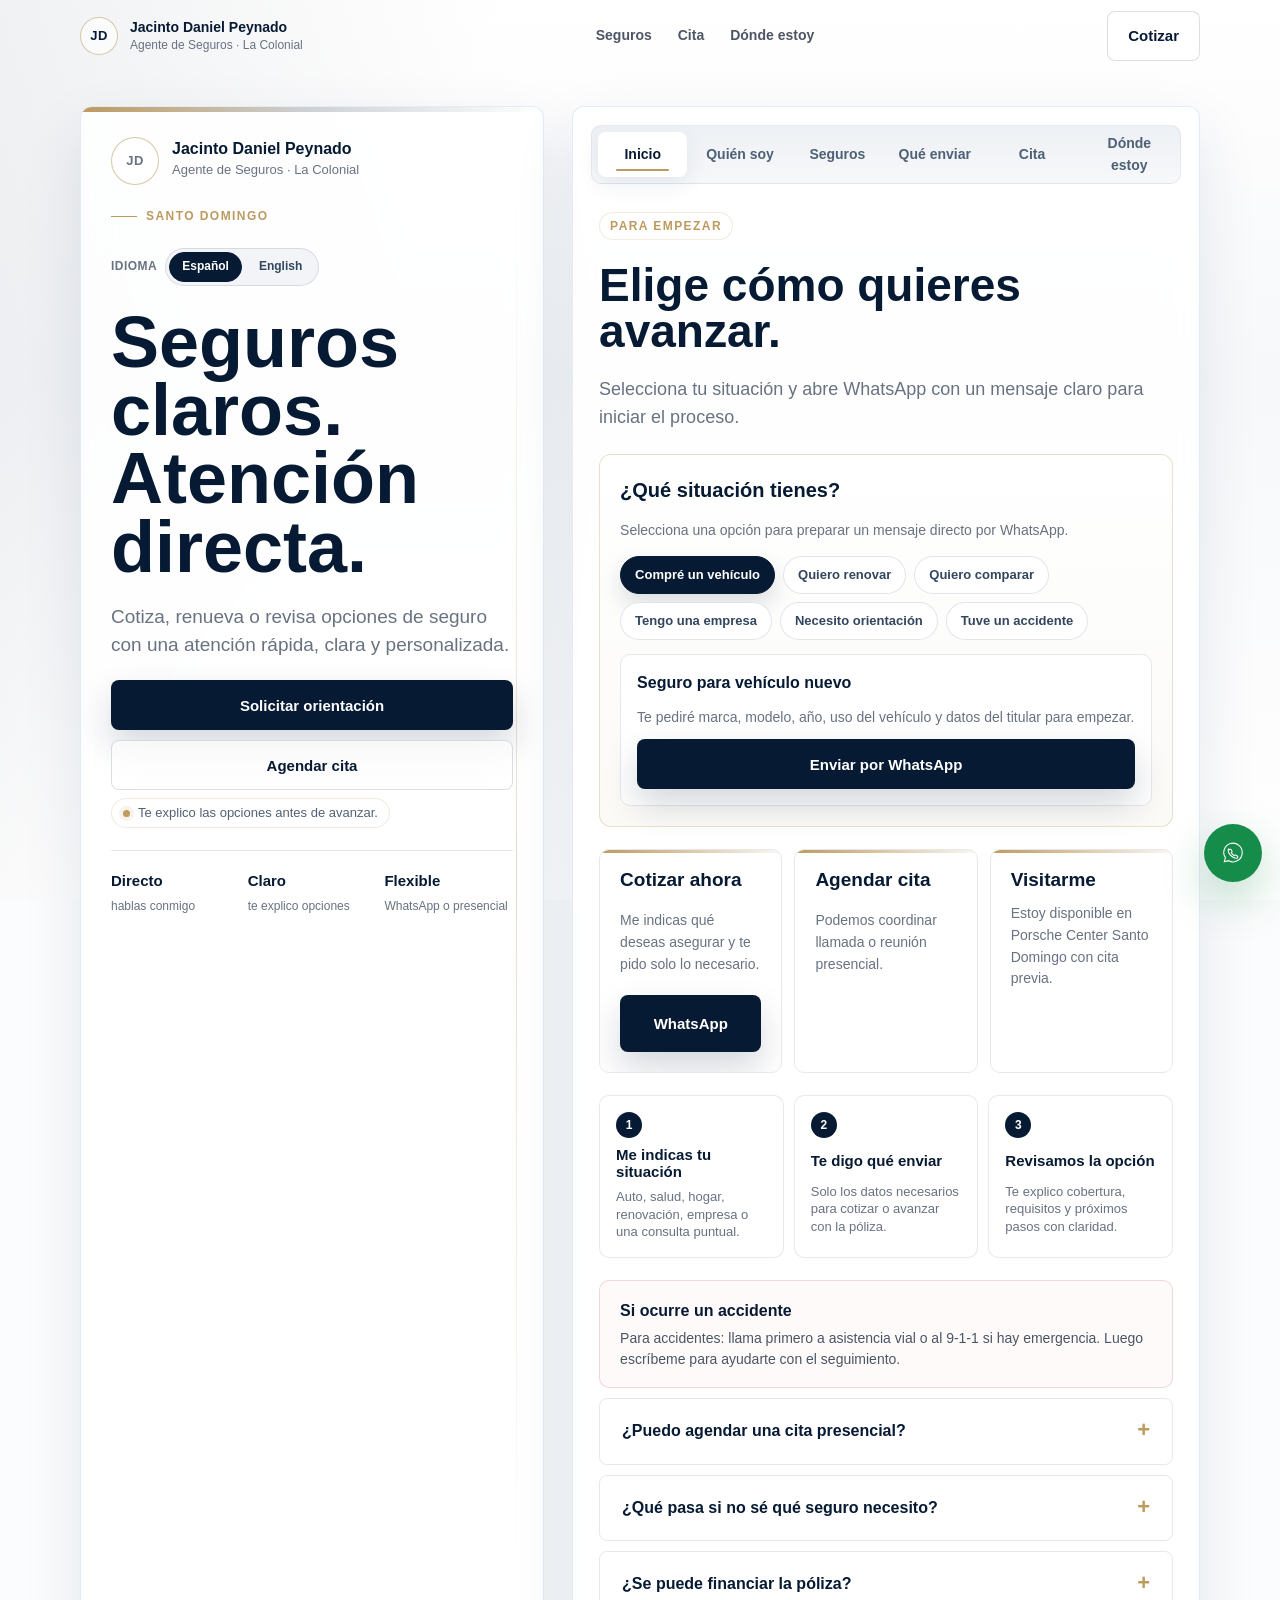
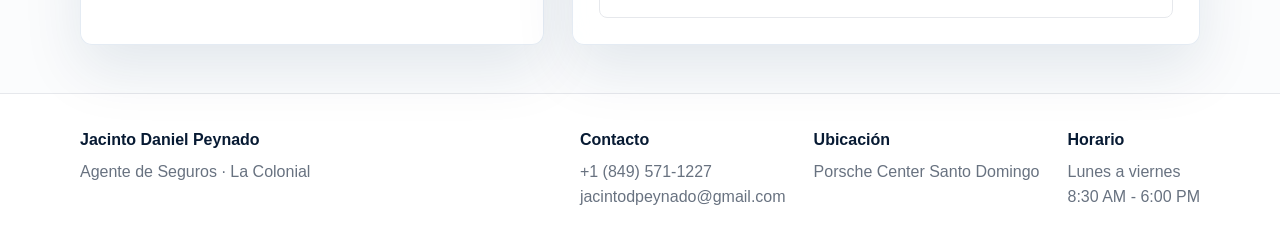
<file: index.html>
<!doctype html>
<html lang="es-DO">
<head>
  <meta charset="utf-8">
  <meta name="viewport" content="width=device-width, initial-scale=1, viewport-fit=cover">
  <meta name="theme-color" content="#f7f8fa">
  <meta name="color-scheme" content="light">
  <title>Jacinto Daniel Peynado | Agente de Seguros La Colonial</title>
  <meta name="description" content="Cotiza seguros con Jacinto Daniel Peynado. Atención directa por WhatsApp para autos, salud, hogar, vida, viajes, negocios y vehículos de alto valor.">

  <!-- Open Graph / WhatsApp. Cambia og:image por una imagen pública cuando publiques la web. -->
  <meta property="og:type" content="website">
  <meta property="og:locale" content="es_DO">
  <meta property="og:title" content="Jacinto Daniel Peynado | Seguros La Colonial">
  <meta property="og:description" content="Cotizaciones rápidas, emisión de pólizas y seguimiento personalizado por WhatsApp.">
  <meta property="og:image" content="https://placehold.co/1200x630/071a33/f5f1e8?text=Seguros+La+Colonial">
  <meta property="og:image:width" content="1200">
  <meta property="og:image:height" content="630">
  <meta name="twitter:card" content="summary_large_image">

  <style>
    :root {
      --navy: #071a33;
      --navy-2: #102b4a;
      --ink: #151c28;
      --muted: #687280;
      --line: #e6e8ec;
      --soft: #f6f7f9;
      --white: #ffffff;
      --gold: #bd9a5f;
      --gold-2: #ebdfc6;
      --red: #a72332;
      --whatsapp: #168c4a;
      --radius: 8px;
      --shadow: 0 24px 70px rgba(7, 26, 51, .11);
      --header: 72px;
      font-family: -apple-system, BlinkMacSystemFont, "SF Pro Display", "SF Pro Text", "Segoe UI", sans-serif;
    }

    * { box-sizing: border-box; }
    html {
      scroll-behavior: smooth;
      -webkit-text-size-adjust: 100%;
    }
    body {
      margin: 0;
      color: var(--ink);
      background: #fbfcfd;
      font-size: 16px;
      line-height: 1.55;
      letter-spacing: 0;
      text-rendering: optimizeLegibility;
      -webkit-font-smoothing: antialiased;
    }
    body::before {
      content: "";
      position: fixed;
      inset: 0;
      z-index: -2;
      background:
        linear-gradient(110deg, rgba(7,26,51,.06), transparent 32%),
        linear-gradient(180deg, #ffffff 0%, #f7f8fa 42%, #ffffff 100%);
      pointer-events: none;
    }
    a { color: inherit; text-decoration: none; }
    img { max-width: 100%; display: block; }
    button, input, select { font: inherit; }

    .wrap {
      width: min(1120px, calc(100% - 40px));
      margin: 0 auto;
    }
    .eyebrow {
      display: inline-flex;
      align-items: center;
      gap: 9px;
      color: var(--gold);
      font-size: 12px;
      font-weight: 700;
      letter-spacing: .12em;
      text-transform: uppercase;
    }
    .eyebrow::before {
      content: "";
      width: 26px;
      height: 1px;
      background: currentColor;
    }
    h1, h2, h3, p { margin: 0; }
    h1 {
      max-width: 760px;
      font-size: clamp(48px, 11vw, 88px);
      line-height: .93;
      letter-spacing: 0;
      color: var(--navy);
      font-weight: 760;
    }
    h2 {
      max-width: 720px;
      font-size: clamp(32px, 6.2vw, 58px);
      line-height: 1;
      color: var(--navy);
      font-weight: 730;
    }
    h3 {
      color: var(--navy);
      font-size: 19px;
      line-height: 1.2;
      font-weight: 720;
    }
    .lead {
      color: var(--muted);
      font-size: clamp(18px, 2.2vw, 23px);
      line-height: 1.45;
    }
    .section {
      padding: 96px 0;
    }
    .section-head {
      display: grid;
      gap: 18px;
      margin-bottom: 36px;
    }

    .site-header {
      position: fixed;
      top: 0;
      left: 0;
      right: 0;
      z-index: 40;
      padding-top: env(safe-area-inset-top);
      transition: background .35s ease, border-color .35s ease, backdrop-filter .35s ease, box-shadow .35s ease;
      border-bottom: 1px solid transparent;
    }
    .site-header.is-scrolled {
      background: rgba(255,255,255,.78);
      border-color: rgba(231,234,240,.9);
      box-shadow: 0 10px 36px rgba(7, 26, 51, .06);
      backdrop-filter: blur(18px);
      -webkit-backdrop-filter: blur(18px);
    }
    .nav {
      height: var(--header);
      display: flex;
      align-items: center;
      justify-content: space-between;
      gap: 24px;
    }
    .brand {
      display: flex;
      align-items: center;
      gap: 12px;
      min-width: 0;
    }
    .brand-mark {
      width: 38px;
      height: 38px;
      border: 1px solid rgba(185,155,95,.55);
      border-radius: 50%;
      display: grid;
      place-items: center;
      color: var(--navy);
      background: rgba(255,255,255,.64);
      font-weight: 780;
      font-size: 13px;
      letter-spacing: .04em;
    }
    .brand-text {
      display: grid;
      line-height: 1.05;
    }
    .brand-text strong {
      color: var(--navy);
      font-size: 14px;
      white-space: nowrap;
      max-width: 210px;
    }
    .brand-text span {
      margin-top: 4px;
      color: var(--muted);
      font-size: 12px;
    }
    .nav-links {
      display: flex;
      align-items: center;
      gap: 26px;
      color: rgba(23,32,51,.76);
      font-size: 14px;
      font-weight: 600;
    }
    .nav-links a {
      position: relative;
      padding: 10px 0;
    }
    .nav-links a::after {
      content: "";
      position: absolute;
      left: 0;
      right: 0;
      bottom: 4px;
      height: 1px;
      background: var(--gold);
      transform: scaleX(0);
      transform-origin: left;
      transition: transform .28s ease;
    }
    .nav-links a:hover::after { transform: scaleX(1); }

    .btn {
      position: relative;
      overflow: hidden;
      display: inline-flex;
      align-items: center;
      justify-content: center;
      gap: 10px;
      min-height: 50px;
      border-radius: var(--radius);
      border: 1px solid transparent;
      padding: 0 20px;
      cursor: pointer;
      font-weight: 720;
      font-size: 15px;
      transition: transform .25s ease, box-shadow .25s ease, background .25s ease, border-color .25s ease, color .25s ease;
      -webkit-tap-highlight-color: transparent;
    }
    .btn svg { width: 18px; height: 18px; stroke-width: 1.9; }
    .btn:active {
      transform: translateY(0) scale(.985);
    }
    .btn:focus-visible,
    .utility-pill:focus-visible,
    .tab-button:focus-visible,
    .situation-option:focus-visible,
    .insurance-option:focus-visible {
      outline: 2px solid rgba(189,154,95,.78);
      outline-offset: 3px;
    }
    .btn-primary {
      background: var(--navy);
      color: #fff;
      box-shadow: 0 16px 34px rgba(7,26,51,.17);
    }
    .btn-primary::after {
      content: "";
      position: absolute;
      inset: 0;
      background: linear-gradient(110deg, transparent 0%, rgba(255,255,255,.18) 44%, transparent 58%);
      transform: translateX(-130%);
      transition: transform .65s ease;
      pointer-events: none;
    }
    .btn-primary:hover {
      transform: translateY(-2px);
      background: #0a2342;
      box-shadow: 0 20px 44px rgba(7,26,51,.23);
    }
    .btn-primary:hover::after {
      transform: translateX(130%);
    }
    .btn-secondary {
      color: var(--navy);
      border-color: rgba(7,26,51,.14);
      background: rgba(255,255,255,.66);
      backdrop-filter: blur(12px);
      -webkit-backdrop-filter: blur(12px);
    }
    .btn-secondary:hover {
      transform: translateY(-2px);
      border-color: rgba(185,155,95,.55);
      box-shadow: 0 14px 32px rgba(7,26,51,.09);
    }
    .btn-whatsapp {
      background: var(--whatsapp);
      color: #fff;
      box-shadow: 0 16px 34px rgba(22,140,74,.22);
    }

    .hero {
      min-height: 100svh;
      padding: calc(var(--header) + env(safe-area-inset-top) + 34px) 0 70px;
      display: grid;
      align-items: center;
      overflow: hidden;
      position: relative;
    }
    .hero::after {
      content: "";
      position: absolute;
      inset: auto 0 0 0;
      height: 30%;
      background: linear-gradient(180deg, transparent, rgba(255,255,255,.92));
      pointer-events: none;
    }
    .hero-grid {
      position: relative;
      z-index: 1;
      display: grid;
      grid-template-columns: minmax(0, 1.05fr) minmax(320px, .78fr);
      gap: 54px;
      align-items: center;
    }
    .hero-copy {
      display: grid;
      gap: 24px;
    }
    .identity {
      display: flex;
      flex-wrap: wrap;
      gap: 10px;
      align-items: center;
      margin-top: 4px;
    }
    .identity span {
      display: inline-flex;
      align-items: center;
      min-height: 34px;
      padding: 0 12px;
      border: 1px solid rgba(231,234,240,.95);
      border-radius: 999px;
      background: rgba(255,255,255,.64);
      color: var(--navy);
      font-size: 13px;
      font-weight: 690;
    }
    .hero-actions {
      display: flex;
      gap: 12px;
      flex-wrap: wrap;
      margin-top: 6px;
    }
    .trust-row {
      display: flex;
      gap: 24px;
      flex-wrap: wrap;
      margin-top: 12px;
      padding-top: 24px;
      border-top: 1px solid var(--line);
    }
    .trust-item {
      display: grid;
      gap: 2px;
    }
    .trust-item strong {
      color: var(--navy);
      font-size: 19px;
    }
    .trust-item span {
      color: var(--muted);
      font-size: 13px;
    }
    .mobile-proof {
      display: none;
      gap: 10px;
    }
    .mobile-proof span {
      display: inline-flex;
      align-items: center;
      gap: 8px;
      min-height: 34px;
      width: fit-content;
      padding: 0 12px;
      border-radius: 999px;
      border: 1px solid rgba(185,155,95,.28);
      background: rgba(255,255,255,.72);
      color: #304059;
      font-size: 13px;
      font-weight: 680;
    }
    .advisor-panel {
      position: relative;
      display: grid;
      gap: 22px;
      padding: 30px;
      border-radius: var(--radius);
      border: 1px solid rgba(7,26,51,.1);
      background:
        linear-gradient(180deg, rgba(255,255,255,.95), rgba(247,249,252,.88)),
        #fff;
      box-shadow: var(--shadow);
      overflow: hidden;
      isolation: isolate;
    }
    .advisor-panel::before {
      content: "";
      position: absolute;
      inset: 0 0 auto;
      height: 4px;
      background: linear-gradient(90deg, var(--gold), rgba(185,155,95,.12));
    }
    .advisor-panel::after {
      content: "";
      position: absolute;
      right: -90px;
      top: -110px;
      width: 250px;
      height: 250px;
      border-radius: 50%;
      border: 1px solid rgba(185,155,95,.22);
      background: rgba(185,155,95,.06);
      z-index: -1;
    }
    .advisor-top {
      display: flex;
      align-items: center;
      gap: 14px;
    }
    .advisor-mark {
      width: 58px;
      height: 58px;
      border-radius: 50%;
      display: grid;
      place-items: center;
      border: 1px solid rgba(185,155,95,.55);
      color: var(--navy);
      background: #fff;
      font-size: 18px;
      font-weight: 790;
    }
    .advisor-top strong {
      display: block;
      color: var(--navy);
      font-size: 18px;
      line-height: 1.15;
    }
    .advisor-top span {
      display: block;
      margin-top: 4px;
      color: var(--muted);
      font-size: 14px;
    }
    .advisor-statement {
      padding: 22px 0;
      border-top: 1px solid var(--line);
      border-bottom: 1px solid var(--line);
    }
    .advisor-statement p {
      color: var(--navy);
      font-size: clamp(25px, 3vw, 34px);
      line-height: 1.08;
      font-weight: 760;
      letter-spacing: 0;
    }
    .advisor-statement span {
      display: block;
      margin-top: 12px;
      color: var(--muted);
      font-size: 15px;
    }
    .advisor-list {
      display: grid;
      gap: 12px;
    }
    .advisor-list span {
      display: flex;
      gap: 11px;
      align-items: flex-start;
      color: #3f495b;
      font-size: 15px;
    }
    .advisor-list svg {
      flex: 0 0 18px;
      margin-top: 3px;
      color: var(--gold);
    }
    .advisor-panel .btn {
      width: 100%;
    }
    .compact-section {
      padding: 72px 0;
      border-top: 1px solid var(--line);
    }
    .compact-head {
      display: grid;
      gap: 12px;
      margin-bottom: 24px;
    }
    .compact-head h2 {
      max-width: 650px;
      font-size: clamp(30px, 5vw, 48px);
    }
    .insurance-chooser {
      display: grid;
      grid-template-columns: repeat(4, 1fr);
      gap: 12px;
    }
    .choice-card {
      display: grid;
      gap: 12px;
      min-height: 148px;
      padding: 20px;
      border: 1px solid var(--line);
      border-radius: var(--radius);
      background: rgba(255,255,255,.88);
      transition: transform .25s ease, border-color .25s ease, box-shadow .25s ease;
    }
    .choice-card:hover {
      transform: translateY(-3px);
      border-color: rgba(185,155,95,.45);
      box-shadow: 0 16px 38px rgba(7,26,51,.08);
    }
    .choice-card strong {
      color: var(--navy);
      font-size: 18px;
      line-height: 1.1;
    }
    .choice-card span {
      color: var(--muted);
      font-size: 14px;
      line-height: 1.35;
    }
    .direct-bar {
      display: grid;
      grid-template-columns: 1fr auto;
      gap: 18px;
      align-items: center;
      margin-top: 18px;
      padding: 18px;
      border: 1px solid rgba(185,155,95,.28);
      border-radius: var(--radius);
      background: #fff;
    }
    .direct-bar p {
      color: #3f495b;
      font-size: 15px;
    }
    .mini-flow {
      display: grid;
      grid-template-columns: repeat(3, 1fr);
      gap: 12px;
    }
    .mini-step {
      display: grid;
      gap: 12px;
      padding: 22px;
      border-radius: var(--radius);
      background: var(--navy);
      color: #fff;
      min-height: 164px;
    }
    .mini-step span {
      color: var(--gold-2);
      font-size: 12px;
      font-weight: 780;
      letter-spacing: .12em;
    }
    .mini-step strong {
      font-size: 22px;
      line-height: 1.1;
    }
    .mini-step p {
      color: rgba(255,255,255,.7);
      font-size: 15px;
    }
    .short-faq {
      display: grid;
      gap: 10px;
      margin-top: 22px;
    }
    .closing-panel {
      display: grid;
      gap: 22px;
      justify-items: start;
      padding: 36px;
      border-radius: var(--radius);
      color: #fff;
      background:
        linear-gradient(135deg, rgba(7,26,51,.98), rgba(12,39,72,.92)),
        var(--navy);
      overflow: hidden;
      position: relative;
    }
    .closing-panel h2 {
      color: #fff;
      max-width: 780px;
    }
    .closing-panel p {
      color: rgba(255,255,255,.72);
      max-width: 660px;
      font-size: 18px;
    }
    .experience {
      padding: calc(var(--header) + env(safe-area-inset-top) + 34px) 0 48px;
      min-height: 100svh;
      display: grid;
      align-items: center;
    }
    .experience-grid {
      display: grid;
      grid-template-columns: .85fr 1.15fr;
      gap: 28px;
      align-items: stretch;
    }
    .intro-card,
    .workspace-card {
      border: 1px solid rgba(226,233,242,.9);
      border-radius: 12px;
      background: rgba(255,255,255,.86);
      box-shadow: 0 24px 60px rgba(11,47,85,.1);
      backdrop-filter: blur(16px);
      -webkit-backdrop-filter: blur(16px);
    }
    .intro-card {
      position: relative;
      padding: 30px;
      display: grid;
      gap: 22px;
      align-content: start;
      overflow: hidden;
      isolation: isolate;
    }
    .intro-card::before {
      content: "";
      position: absolute;
      inset: 0 0 auto;
      height: 5px;
      background: linear-gradient(90deg, var(--gold), rgba(7,26,51,.2), transparent);
    }
    .intro-card::after {
      content: "";
      position: absolute;
      right: 26px;
      top: 72px;
      bottom: 72px;
      width: 1px;
      background: linear-gradient(180deg, transparent, rgba(189,154,95,.34), transparent);
      z-index: -1;
    }
    .profile-line {
      display: flex;
      align-items: center;
      gap: 13px;
    }
    .profile-line .brand-mark {
      width: 48px;
      height: 48px;
      background: #fff;
      flex: 0 0 auto;
    }
    .profile-line strong {
      display: block;
      color: var(--navy);
      line-height: 1.1;
    }
    .profile-line span {
      color: var(--muted);
      font-size: 13px;
    }
    .intro-card h1 {
      font-size: clamp(42px, 7vw, 72px);
      line-height: .95;
      max-width: 8.5ch;
    }
    .intro-card .lead {
      font-size: 19px;
      max-width: 460px;
    }
    .quick-actions {
      display: grid;
      gap: 10px;
    }
    .trust-line {
      width: fit-content;
      min-height: 30px;
      display: inline-flex;
      align-items: center;
      gap: 8px;
      padding: 0 11px;
      border-radius: 999px;
      border: 1px solid rgba(189,154,95,.22);
      background: rgba(255,255,255,.76);
      color: #536173;
      font-size: 13px;
      line-height: 1.35;
      margin-top: -2px;
    }
    .trust-line::before {
      content: "";
      width: 7px;
      height: 7px;
      border-radius: 50%;
      background: var(--gold);
      box-shadow: 0 0 0 4px rgba(189,154,95,.13);
    }
    .utility-row {
      display: grid;
      gap: 10px;
      justify-items: start;
    }
    .language-switch {
      display: flex;
      align-items: center;
      gap: 8px;
      flex-wrap: wrap;
    }
    .utility-label {
      color: var(--muted);
      font-size: 12px;
      font-weight: 760;
      letter-spacing: .04em;
      text-transform: uppercase;
    }
    .language-options {
      display: flex;
      gap: 4px;
      padding: 3px;
      border: 1px solid rgba(11,47,85,.12);
      border-radius: 999px;
      background: #f2f4f7;
    }
    .utility-pill {
      min-height: 34px;
      padding: 0 12px;
      border-radius: 999px;
      border: 1px solid rgba(11,47,85,.12);
      background: #fff;
      color: #32465e;
      cursor: pointer;
      font-weight: 730;
      font-size: 12px;
      transition: background .2s ease, transform .2s ease, border-color .2s ease;
      -webkit-tap-highlight-color: transparent;
    }
    .language-options .utility-pill {
      min-height: 30px;
      border-color: transparent;
      background: transparent;
    }
    .utility-pill:hover {
      transform: translateY(-1px);
      border-color: rgba(189,154,95,.42);
    }
    .utility-pill.is-active {
      background: var(--navy);
      color: #fff;
      border-color: var(--navy);
    }
    .micro-proof {
      display: grid;
      grid-template-columns: repeat(3, 1fr);
      gap: 8px;
      padding-top: 18px;
      border-top: 1px solid var(--line);
    }
    .micro-proof strong {
      display: block;
      color: var(--navy);
      font-size: 15px;
    }
    .micro-proof span {
      color: var(--muted);
      font-size: 12px;
      line-height: 1.25;
    }
    .workspace-card {
      padding: 18px;
      display: grid;
      grid-template-rows: auto 1fr;
      min-height: 640px;
    }
    .tablist {
      display: grid;
      grid-template-columns: repeat(6, 1fr);
      gap: 8px;
      padding: 6px;
      border-radius: 10px;
      background: linear-gradient(180deg, #edf0f4, #f7f8fa);
      border: 1px solid rgba(11,47,85,.06);
    }
    .tab-button {
      position: relative;
      min-height: 44px;
      border: 0;
      border-radius: 8px;
      background: transparent;
      color: #4d6076;
      cursor: pointer;
      font-weight: 730;
      font-size: 14px;
      transition: background .2s ease, color .2s ease, box-shadow .2s ease;
      -webkit-tap-highlight-color: transparent;
    }
    .tab-button[aria-selected="true"] {
      background: #fff;
      color: var(--navy);
      box-shadow: 0 8px 22px rgba(11,47,85,.08);
    }
    .tab-button[aria-selected="true"]::after {
      content: "";
      position: absolute;
      left: 18px;
      right: 18px;
      bottom: 6px;
      height: 2px;
      border-radius: 999px;
      background: var(--gold);
    }
    .tab-panels {
      position: relative;
      padding: 28px 8px 8px;
    }
    .tab-panel {
      display: none;
      animation: panelIn .28s ease both;
    }
    .tab-panel.is-active {
      display: block;
    }
    @keyframes panelIn {
      from { opacity: 0; transform: translateY(8px); }
      to { opacity: 1; transform: translateY(0); }
    }
    .panel-inner {
      display: grid;
      gap: 22px;
    }
    .panel-kicker {
      width: fit-content;
      min-height: 28px;
      display: inline-flex;
      align-items: center;
      padding: 0 10px;
      border-radius: 999px;
      border: 1px solid rgba(189,154,95,.2);
      background: #fff;
      color: var(--gold);
      font-size: 12px;
      font-weight: 780;
      letter-spacing: .12em;
      text-transform: uppercase;
    }
    .panel-inner h2 {
      font-size: clamp(30px, 5vw, 46px);
      line-height: 1;
    }
    .panel-inner > p {
      max-width: 650px;
      color: var(--muted);
      font-size: 18px;
    }
    .action-grid {
      display: grid;
      grid-template-columns: repeat(3, 1fr);
      gap: 12px;
    }
    .action-card {
      position: relative;
      display: grid;
      gap: 12px;
      min-height: 178px;
      padding: 20px;
      border: 1px solid var(--line);
      border-radius: 10px;
      background: #fff;
      transition: transform .24s ease, border-color .24s ease, box-shadow .24s ease;
      overflow: hidden;
    }
    .action-card::before {
      content: "";
      position: absolute;
      inset: 0 0 auto;
      height: 3px;
      background: linear-gradient(90deg, var(--gold), rgba(189,154,95,.08));
    }
    .action-card:hover {
      transform: translateY(-3px);
      border-color: rgba(189,154,95,.42);
      box-shadow: 0 16px 36px rgba(7,26,51,.08);
    }
    .action-card strong {
      color: var(--navy);
      font-size: 19px;
      line-height: 1.1;
    }
    .action-card p {
      color: var(--muted);
      font-size: 14px;
    }
    .clarity-row {
      display: grid;
      grid-template-columns: repeat(3, 1fr);
      gap: 10px;
    }
    .clarity-item {
      display: grid;
      gap: 8px;
      min-height: 112px;
      padding: 16px;
      border: 1px solid rgba(11,47,85,.1);
      border-radius: 10px;
      background: #fff;
      transition: transform .24s ease, border-color .24s ease, box-shadow .24s ease;
    }
    .clarity-item:hover {
      transform: translateY(-2px);
      border-color: rgba(189,154,95,.34);
      box-shadow: 0 12px 26px rgba(7,26,51,.06);
    }
    .clarity-item span {
      width: 26px;
      height: 26px;
      border-radius: 50%;
      display: grid;
      place-items: center;
      background: var(--navy);
      color: #fff;
      font-size: 12px;
      font-weight: 800;
    }
    .clarity-item strong {
      color: var(--navy);
      font-size: 15px;
      line-height: 1.15;
    }
    .clarity-item p {
      color: var(--muted);
      font-size: 13px;
      line-height: 1.35;
    }
    .situation-panel {
      display: grid;
      gap: 14px;
      padding: 20px;
      border: 1px solid rgba(189,154,95,.3);
      border-radius: 12px;
      background: linear-gradient(180deg, #fff, #fbfaf7);
    }
    .situation-panel strong {
      color: var(--navy);
      font-size: 20px;
    }
    .situation-panel p {
      color: var(--muted);
      font-size: 14px;
    }
    .situation-options {
      display: flex;
      gap: 8px;
      flex-wrap: wrap;
    }
    .situation-option {
      min-height: 38px;
      padding: 0 14px;
      border-radius: 999px;
      border: 1px solid rgba(11,47,85,.12);
      background: #fff;
      color: #32465e;
      cursor: pointer;
      font-weight: 720;
      font-size: 13px;
      transition: background .2s ease, border-color .2s ease, color .2s ease, transform .2s ease;
      -webkit-tap-highlight-color: transparent;
    }
    .situation-option:hover {
      transform: translateY(-1px);
      border-color: rgba(189,154,95,.46);
    }
    .situation-option.is-active {
      background: var(--navy);
      border-color: var(--navy);
      color: #fff;
      box-shadow: 0 10px 22px rgba(7,26,51,.14);
    }
    .situation-result {
      display: grid;
      gap: 12px;
      padding: 16px;
      border-radius: 10px;
      background: #fff;
      border: 1px solid var(--line);
      transition: opacity .2s ease, transform .2s ease, border-color .2s ease, box-shadow .2s ease;
    }
    .situation-result.is-changing {
      opacity: .5;
      transform: translateY(5px);
    }
    .situation-result:hover {
      border-color: rgba(189,154,95,.32);
      box-shadow: 0 12px 28px rgba(7,26,51,.06);
    }
    .situation-result b {
      color: var(--navy);
    }
    .situation-result span {
      color: var(--muted);
      font-size: 14px;
      line-height: 1.4;
    }
    .accident-note {
      padding: 18px 20px;
      border-radius: 10px;
      border: 1px solid rgba(167,35,50,.16);
      background: #fffafa;
      color: #4a5565;
      font-size: 14px;
      line-height: 1.45;
    }
    .accident-note strong {
      display: block;
      color: var(--navy);
      font-size: 16px;
      margin-bottom: 6px;
    }
    .mini-faq {
      display: grid;
      gap: 10px;
    }
    .pill-row {
      display: flex;
      gap: 8px;
      flex-wrap: wrap;
    }
    .pill-row span,
    .pill-row a {
      display: inline-flex;
      align-items: center;
      min-height: 34px;
      padding: 0 12px;
      border-radius: 999px;
      border: 1px solid rgba(189,154,95,.28);
      background: #fff;
      color: #32465e;
      font-size: 13px;
      font-weight: 680;
    }
    .insurance-picker {
      display: grid;
      gap: 16px;
    }
    .insurance-options {
      display: flex;
      gap: 8px;
      flex-wrap: wrap;
    }
    .insurance-option {
      min-height: 38px;
      padding: 0 14px;
      border-radius: 999px;
      border: 1px solid rgba(11,47,85,.12);
      background: #fff;
      color: #32465e;
      cursor: pointer;
      font-weight: 720;
      font-size: 13px;
      transition: background .2s ease, border-color .2s ease, color .2s ease, transform .2s ease;
      -webkit-tap-highlight-color: transparent;
    }
    .insurance-option:hover {
      transform: translateY(-1px);
      border-color: rgba(189,154,95,.46);
    }
    .insurance-option.is-active {
      background: var(--navy);
      border-color: var(--navy);
      color: #fff;
      box-shadow: 0 10px 22px rgba(7,26,51,.14);
    }
    .insurance-detail {
      position: relative;
      display: grid;
      gap: 18px;
      padding: 24px;
      border: 1px solid rgba(189,154,95,.32);
      border-radius: 12px;
      background:
        linear-gradient(180deg, rgba(255,255,255,.96), rgba(243,248,252,.92)),
        #fff;
      overflow: hidden;
      transition: transform .22s ease, opacity .22s ease;
    }
    .insurance-detail.is-changing {
      opacity: .45;
      transform: translateY(6px);
    }
    .insurance-detail::before {
      content: "";
      position: absolute;
      inset: 0 0 auto;
      height: 4px;
      background: linear-gradient(90deg, var(--gold), rgba(7,26,51,.18));
    }
    .insurance-detail-head {
      display: grid;
      gap: 8px;
      padding-top: 4px;
    }
    .insurance-detail-head span {
      color: var(--gold);
      font-size: 12px;
      font-weight: 800;
      letter-spacing: .12em;
      text-transform: uppercase;
    }
    .insurance-detail-head strong {
      color: var(--navy);
      font-size: clamp(28px, 5vw, 40px);
      line-height: 1;
    }
    .insurance-detail-head p {
      color: var(--muted);
      max-width: 620px;
      font-size: 16px;
    }
    .coverage-grid {
      display: grid;
      grid-template-columns: 1fr 1fr;
      gap: 12px;
    }
    .coverage-box {
      padding: 16px;
      border: 1px solid var(--line);
      border-radius: 10px;
      background: #fff;
    }
    .coverage-box b {
      display: block;
      color: var(--navy);
      margin-bottom: 8px;
    }
    .coverage-box ul {
      margin: 0;
      padding-left: 18px;
      color: #44546a;
      font-size: 14px;
    }
    .coverage-box li {
      margin: 5px 0;
    }
    .insurance-actions {
      display: grid;
      grid-template-columns: 1fr 1fr;
      gap: 10px;
    }
    .bio-grid {
      display: grid;
      grid-template-columns: 1fr 1fr;
      gap: 12px;
    }
    .bio-note {
      padding: 18px;
      border: 1px solid var(--line);
      border-radius: 10px;
      background: #fff;
      transition: transform .24s ease, border-color .24s ease, box-shadow .24s ease;
    }
    .bio-note:hover {
      transform: translateY(-2px);
      border-color: rgba(189,154,95,.34);
      box-shadow: 0 12px 26px rgba(7,26,51,.06);
    }
    .bio-note strong {
      color: var(--navy);
      display: block;
      margin-bottom: 6px;
    }
    .bio-note span {
      color: var(--muted);
      font-size: 14px;
    }
    .client-note {
      padding: 18px 20px;
      border: 1px solid rgba(189,154,95,.3);
      border-radius: 10px;
      background: linear-gradient(180deg, #fff, #faf8f2);
      color: #3f4f63;
      font-size: 15px;
    }
    .client-note strong {
      display: block;
      color: var(--navy);
      margin-bottom: 5px;
    }
    .simple-steps {
      display: grid;
      grid-template-columns: repeat(3, 1fr);
      gap: 10px;
    }
    .simple-step {
      padding: 16px;
      border-radius: 10px;
      border: 1px solid var(--line);
      background: #fff;
      transition: transform .24s ease, border-color .24s ease, box-shadow .24s ease;
    }
    .simple-step:hover {
      transform: translateY(-2px);
      border-color: rgba(189,154,95,.34);
      box-shadow: 0 12px 26px rgba(7,26,51,.06);
    }
    .simple-step span {
      color: var(--gold);
      font-size: 12px;
      font-weight: 800;
      letter-spacing: .1em;
      text-transform: uppercase;
    }
    .simple-step strong {
      display: block;
      margin-top: 8px;
      color: var(--navy);
      line-height: 1.15;
    }
    .simple-step p {
      margin-top: 6px;
      color: var(--muted);
      font-size: 13px;
      line-height: 1.35;
    }
    .requirement-card {
      display: grid;
      gap: 16px;
      padding: 20px;
      border: 1px solid var(--line);
      border-radius: 10px;
      background: #fff;
      transition: transform .24s ease, border-color .24s ease, box-shadow .24s ease;
    }
    .requirement-card:hover {
      transform: translateY(-3px);
      border-color: rgba(189,154,95,.38);
      box-shadow: 0 16px 34px rgba(7,26,51,.07);
    }
    .requirement-card strong {
      color: var(--navy);
      font-size: 20px;
    }
    .requirement-card p {
      color: var(--muted);
      font-size: 15px;
    }
    .requirement-card ul {
      margin: 0;
      padding-left: 18px;
      color: #3f4f63;
    }
    .requirement-card li {
      margin: 6px 0;
    }
    .requirement-actions {
      display: grid;
      grid-template-columns: 1fr 1fr;
      gap: 10px;
    }
    .map-frame {
      width: 100%;
      height: 260px;
      border: 0;
      border-radius: 10px;
      background: var(--soft);
    }
    .portrait-panel {
      position: relative;
      min-height: 600px;
      border-radius: 8px;
      overflow: hidden;
      background:
        linear-gradient(165deg, rgba(7,26,51,.02), rgba(185,155,95,.12)),
        #f1f3f6;
      box-shadow: var(--shadow);
      border: 1px solid rgba(255,255,255,.78);
      isolation: isolate;
    }
    .portrait-panel::before {
      content: "";
      position: absolute;
      inset: 18px;
      border: 1px solid rgba(185,155,95,.28);
      z-index: 2;
      pointer-events: none;
    }
    .portrait-panel img {
      width: 100%;
      height: 100%;
      min-height: inherit;
      object-fit: cover;
      object-position: center top;
      filter: saturate(.96) contrast(1.02);
    }
    .portrait-fallback {
      position: absolute;
      inset: 0;
      display: grid;
      place-items: center;
      padding: 42px;
      text-align: center;
      color: var(--navy);
      background:
        linear-gradient(135deg, rgba(255,255,255,.84), rgba(245,247,250,.72)),
        radial-gradient(circle at 80% 10%, rgba(185,155,95,.22), transparent 34%);
    }
    .portrait-fallback > div {
      transform: translateY(-56px);
    }
    .portrait-fallback .initials {
      width: 118px;
      height: 118px;
      border-radius: 50%;
      border: 1px solid rgba(185,155,95,.52);
      display: grid;
      place-items: center;
      margin: 0 auto 22px;
      font-size: 38px;
      font-weight: 760;
      background: rgba(255,255,255,.72);
    }
    .portrait-fallback p {
      color: var(--muted);
      max-width: 280px;
    }
    .portrait-caption {
      position: absolute;
      left: 32px;
      right: 32px;
      bottom: 32px;
      z-index: 3;
      display: grid;
      gap: 6px;
      padding: 20px;
      color: #fff;
      background: rgba(7,26,51,.78);
      border: 1px solid rgba(255,255,255,.18);
      backdrop-filter: blur(16px);
      -webkit-backdrop-filter: blur(16px);
    }
    .portrait-caption strong { font-size: 18px; }
    .portrait-caption span { color: rgba(255,255,255,.74); font-size: 14px; }

    .about {
      background: #fff;
      border-top: 1px solid var(--line);
      border-bottom: 1px solid var(--line);
    }
    .about-grid {
      display: grid;
      grid-template-columns: .9fr 1.1fr;
      gap: 56px;
      align-items: start;
    }
    .about-copy {
      display: grid;
      gap: 20px;
      color: var(--muted);
      font-size: 18px;
    }
    .signature-card {
      display: grid;
      gap: 22px;
      padding: 28px;
      border: 1px solid var(--line);
      border-radius: var(--radius);
      background: linear-gradient(180deg, #fff, #fafbfc);
    }
    .signature-card .line {
      height: 1px;
      background: linear-gradient(90deg, var(--gold), transparent);
    }
    .check-list {
      display: grid;
      gap: 14px;
      color: var(--ink);
    }
    .check-list span {
      display: flex;
      align-items: flex-start;
      gap: 12px;
      color: #394153;
    }
    .check-list svg {
      flex: 0 0 18px;
      margin-top: 3px;
      color: var(--gold);
    }

    .grid {
      display: grid;
      gap: 16px;
    }
    .grid.cols-4 { grid-template-columns: repeat(4, 1fr); }
    .grid.cols-3 { grid-template-columns: repeat(4, 1fr); }
    .card {
      position: relative;
      display: grid;
      gap: 16px;
      min-height: 190px;
      padding: 24px;
      border: 1px solid var(--line);
      border-radius: var(--radius);
      background: rgba(255,255,255,.78);
      transition: transform .28s ease, border-color .28s ease, box-shadow .28s ease, background .28s ease;
      overflow: hidden;
    }
    .card::after {
      content: "";
      position: absolute;
      left: 24px;
      right: 24px;
      bottom: 0;
      height: 2px;
      background: var(--gold);
      transform: scaleX(0);
      transform-origin: left;
      transition: transform .28s ease;
    }
    .card:hover {
      transform: translateY(-5px);
      border-color: rgba(185,155,95,.45);
      box-shadow: 0 18px 46px rgba(7,26,51,.09);
      background: #fff;
    }
    .card:hover::after { transform: scaleX(1); }
    .icon {
      width: 42px;
      height: 42px;
      display: grid;
      place-items: center;
      border-radius: 50%;
      color: var(--navy);
      background: #f2f5f8;
      border: 1px solid rgba(231,234,240,.9);
    }
    .icon svg {
      width: 22px;
      height: 22px;
      stroke-width: 1.65;
    }
    .card p, .benefit p, .testimonial p {
      color: var(--muted);
      font-size: 15px;
    }

    .benefits {
      background: linear-gradient(180deg, #f8fafc, #fff);
    }
    .benefit {
      min-height: 160px;
      padding: 22px;
    }

    .process {
      background: var(--navy);
      color: #fff;
    }
    .process h2 { color: #fff; }
    .process .lead { color: rgba(255,255,255,.68); }
    .steps {
      display: grid;
      grid-template-columns: repeat(4, 1fr);
      gap: 1px;
      background: rgba(255,255,255,.14);
      border: 1px solid rgba(255,255,255,.14);
      border-radius: var(--radius);
      overflow: hidden;
    }
    .step {
      padding: 32px 24px;
      background: rgba(255,255,255,.045);
      min-height: 220px;
      display: grid;
      align-content: space-between;
      gap: 22px;
    }
    .step .num {
      color: var(--gold-2);
      font-size: 13px;
      font-weight: 780;
      letter-spacing: .1em;
    }
    .step h3 { color: #fff; }
    .step p { color: rgba(255,255,255,.68); font-size: 15px; }

    .premium-strip {
      position: relative;
      overflow: hidden;
      background:
        linear-gradient(115deg, rgba(7,26,51,.97), rgba(12,39,72,.92)),
        var(--navy);
      color: #fff;
      padding: 78px 0;
    }
    .premium-strip::after {
      content: "";
      position: absolute;
      inset: 0;
      background-image: linear-gradient(90deg, rgba(255,255,255,.05) 1px, transparent 1px);
      background-size: 88px 100%;
      opacity: .4;
    }
    .premium-content {
      position: relative;
      z-index: 1;
      display: grid;
      grid-template-columns: 1fr auto;
      gap: 28px;
      align-items: end;
    }
    .premium-content h2 { color: #fff; }
    .premium-content p {
      max-width: 670px;
      margin-top: 18px;
      color: rgba(255,255,255,.72);
      font-size: 19px;
    }
    .badge-stack {
      display: flex;
      flex-wrap: wrap;
      justify-content: flex-end;
      gap: 10px;
    }
    .badge {
      padding: 9px 12px;
      border: 1px solid rgba(255,255,255,.18);
      color: rgba(255,255,255,.82);
      background: rgba(255,255,255,.06);
      border-radius: 999px;
      font-size: 13px;
      font-weight: 690;
    }

    .testimonials {
      grid-template-columns: repeat(4, 1fr);
    }
    .testimonial {
      min-height: 176px;
      padding: 24px;
      border: 1px solid var(--line);
      background: #fff;
      border-radius: var(--radius);
      display: grid;
      gap: 18px;
    }
    .stars {
      color: var(--gold);
      letter-spacing: .05em;
      font-size: 13px;
    }

    .faq-list {
      display: grid;
      gap: 10px;
      max-width: 860px;
    }
    details {
      border: 1px solid var(--line);
      border-radius: var(--radius);
      background: #fff;
      overflow: hidden;
    }
    summary {
      list-style: none;
      cursor: pointer;
      padding: 20px 22px;
      color: var(--navy);
      font-weight: 720;
      display: flex;
      justify-content: space-between;
      gap: 16px;
      -webkit-tap-highlight-color: transparent;
    }
    summary::-webkit-details-marker { display: none; }
    summary::after {
      content: "+";
      color: var(--gold);
      font-size: 22px;
      line-height: 1;
    }
    details[open] summary::after { content: "−"; }
    details p {
      padding: 0 22px 22px;
      color: var(--muted);
    }

    .quote {
      background: #fff;
      border-top: 1px solid var(--line);
      border-bottom: 1px solid var(--line);
    }
    .quote-grid {
      display: grid;
      grid-template-columns: .86fr 1.14fr;
      gap: 48px;
      align-items: start;
    }
    .form {
      display: grid;
      gap: 14px;
      padding: 28px;
      border: 1px solid var(--line);
      border-radius: var(--radius);
      background: #fbfcfd;
      box-shadow: 0 18px 52px rgba(7,26,51,.07);
    }
    .form-row {
      display: grid;
      grid-template-columns: 1fr 1fr;
      gap: 14px;
    }
    .field {
      display: grid;
      gap: 8px;
    }
    label {
      color: #465065;
      font-size: 13px;
      font-weight: 690;
    }
    input, select {
      width: 100%;
      min-height: 52px;
      border: 1px solid #dfe4ec;
      background: #fff;
      border-radius: var(--radius);
      padding: 0 14px;
      color: var(--navy);
      outline: 0;
      transition: border-color .22s ease, box-shadow .22s ease;
    }
    input:focus, select:focus {
      border-color: rgba(185,155,95,.72);
      box-shadow: 0 0 0 4px rgba(185,155,95,.12);
    }
    .form .btn {
      width: 100%;
      margin-top: 6px;
    }

    .final-cta {
      padding: 96px 0;
      text-align: center;
      background:
        linear-gradient(180deg, rgba(255,255,255,.8), rgba(247,248,250,.94)),
        #fff;
    }
    .final-cta .wrap {
      display: grid;
      gap: 24px;
      justify-items: center;
    }
    .final-cta h2 { max-width: 820px; }
    .final-cta .btn {
      min-height: 58px;
      padding: 0 28px;
      font-size: 16px;
    }

    footer {
      background: #fff;
      border-top: 1px solid var(--line);
      padding: 34px 0 calc(34px + env(safe-area-inset-bottom));
      color: var(--muted);
    }
    .footer-grid {
      display: grid;
      grid-template-columns: 1.1fr repeat(3, auto);
      gap: 28px;
      align-items: start;
    }
    footer strong {
      display: block;
      color: var(--navy);
      margin-bottom: 7px;
    }
    footer a:hover { color: var(--navy); }

    .float-whatsapp {
      position: fixed;
      right: max(18px, env(safe-area-inset-right));
      bottom: max(18px, env(safe-area-inset-bottom));
      z-index: 50;
      width: 58px;
      height: 58px;
      border-radius: 50%;
      display: grid;
      place-items: center;
      color: #fff;
      background: var(--whatsapp);
      box-shadow: 0 18px 44px rgba(22,140,74,.28);
      transition: transform .25s ease, box-shadow .25s ease;
    }
    .float-whatsapp:hover {
      transform: translateY(-3px);
      box-shadow: 0 22px 54px rgba(22,140,74,.34);
    }
    .float-whatsapp svg { width: 26px; height: 26px; }

    .reveal {
      opacity: 1;
      transform: none;
    }
    .animations-ready .reveal {
      opacity: 0;
      transform: translateY(18px);
      transition: opacity .7s ease, transform .7s ease;
      transition-delay: var(--delay, 0ms);
    }
    .animations-ready .reveal.in {
      opacity: 1;
      transform: translateY(0);
    }

    @media (max-width: 980px) {
      .nav-links { display: none; }
      .experience {
        padding-top: calc(var(--header) + env(safe-area-inset-top) + 22px);
      }
      .experience-grid {
        grid-template-columns: 1fr;
      }
      .workspace-card {
        min-height: auto;
      }
      .action-grid {
        grid-template-columns: 1fr;
      }
      .clarity-row,
      .simple-steps {
        grid-template-columns: 1fr;
      }
      .requirement-actions {
        grid-template-columns: 1fr;
      }
      .hero {
        padding-top: calc(var(--header) + env(safe-area-inset-top) + 22px);
      }
      .hero-grid,
      .about-grid,
      .quote-grid,
      .premium-content {
        grid-template-columns: 1fr;
      }
      .portrait-panel {
        min-height: 520px;
      }
      .grid.cols-4,
      .grid.cols-3,
      .testimonials,
      .steps {
        grid-template-columns: repeat(2, 1fr);
      }
      .premium-content { align-items: start; }
      .badge-stack { justify-content: flex-start; }
      .footer-grid { grid-template-columns: 1fr 1fr; }
    }

    @media (max-width: 680px) {
      :root { --header: 64px; }
      .wrap {
        width: min(100% - 32px, 1120px);
      }
      .section { padding: 62px 0; }
      .section-head { margin-bottom: 28px; }
      .site-header {
        position: relative;
        padding-top: calc(env(safe-area-inset-top) + 88px);
        background: transparent;
        border-bottom: 0;
        box-shadow: none;
        backdrop-filter: none;
        -webkit-backdrop-filter: none;
      }
      .site-header.is-scrolled {
        background: transparent;
        border-color: transparent;
        box-shadow: none;
        backdrop-filter: none;
        -webkit-backdrop-filter: none;
      }
      .nav {
        height: auto;
        padding: 0;
      }
      .brand-text strong { max-width: 170px; }
      .nav-cta { display: none; }
      .experience {
        padding: 16px 0 38px;
        align-items: start;
      }
      .experience-grid {
        gap: 14px;
      }
      .intro-card,
      .workspace-card {
        border-radius: 10px;
        box-shadow: 0 18px 44px rgba(11,47,85,.08);
      }
      .intro-card {
        padding: 18px;
        gap: 14px;
      }
      .intro-card .profile-line {
        display: none;
      }
      .intro-card h1 {
        font-size: clamp(34px, 10vw, 44px);
        max-width: 10ch;
      }
      .intro-card .lead {
        font-size: 16px;
        line-height: 1.38;
      }
      .quick-actions .btn {
        width: 100%;
        min-height: 46px;
      }
      .workspace-card {
        padding: 12px;
      }
      .tablist {
        display: flex;
        overflow-x: auto;
        scroll-snap-type: x mandatory;
        -webkit-overflow-scrolling: touch;
      }
      .tablist::-webkit-scrollbar { display: none; }
      .tab-button {
        flex: 0 0 auto;
        padding: 0 14px;
        scroll-snap-align: start;
      }
      .tab-panels {
        padding: 22px 4px 4px;
      }
      .panel-inner h2 {
        font-size: clamp(28px, 8vw, 36px);
      }
      .panel-inner > p {
        font-size: 16px;
      }
      .bio-grid,
      .micro-proof {
        grid-template-columns: 1fr;
      }
      .coverage-grid,
      .insurance-actions {
        grid-template-columns: 1fr;
      }
      .insurance-detail {
        padding: 20px;
      }
      .micro-proof {
        display: none;
      }
      .map-frame {
        height: 240px;
      }
      h1 {
        max-width: 11ch;
        font-size: clamp(40px, 11.2vw, 52px);
        line-height: .98;
      }
      h2 {
        font-size: clamp(28px, 8vw, 38px);
        line-height: 1.06;
      }
      .lead {
        font-size: 18px;
        line-height: 1.45;
      }
      .hero {
        min-height: auto;
        padding-top: 30px;
        padding-bottom: 48px;
        align-items: start;
      }
      .hero::after { display: none; }
      .hero-grid { gap: 24px; }
      .hero-copy { gap: 18px; }
      .eyebrow {
        font-size: 11px;
        letter-spacing: .1em;
      }
      .identity { display: none; }
      .mobile-proof {
        display: flex;
        flex-wrap: wrap;
      }
      .hero-actions {
        display: grid;
        grid-template-columns: 1fr;
      }
      .btn { width: 100%; }
      .portrait-panel {
        min-height: 430px;
      }
      .portrait-panel::before { inset: 12px; }
      .portrait-caption {
        left: 20px;
        right: 20px;
        bottom: 20px;
      }
      .trust-row {
        display: grid;
        grid-template-columns: repeat(3, 1fr);
        gap: 12px;
        margin-top: 4px;
        padding-top: 18px;
      }
      .trust-item strong { font-size: 17px; }
      .trust-item span {
        font-size: 12px;
        line-height: 1.25;
      }
      .advisor-panel {
        padding: 22px;
        gap: 18px;
      }
      .advisor-statement p {
        font-size: 25px;
      }
      .grid.cols-4,
      .grid.cols-3,
      .testimonials,
      .steps,
      .form-row,
      .insurance-chooser,
      .mini-flow,
      .direct-bar {
        grid-template-columns: 1fr;
      }
      .compact-section {
        padding: 54px 0;
      }
      .compact-head h2 {
        font-size: clamp(28px, 8vw, 36px);
      }
      .choice-card {
        min-height: auto;
        padding: 18px;
      }
      .direct-bar .btn {
        width: 100%;
      }
      .mini-step {
        min-height: auto;
      }
      .closing-panel {
        padding: 26px 22px;
      }
      .card {
        padding: 20px;
        gap: 14px;
      }
      .card p, .benefit p, .testimonial p {
        font-size: 16px;
      }
      .card, .benefit {
        min-height: auto;
      }
      .process {
        background: #071a33;
      }
      .step {
        min-height: auto;
        padding: 26px 22px;
      }
      .premium-strip,
      .final-cta { padding: 72px 0; }
      .form { padding: 20px; }
      .footer-grid { grid-template-columns: 1fr; }
      .float-whatsapp {
        width: 58px;
        height: 58px;
        right: max(18px, env(safe-area-inset-right));
        bottom: calc(max(18px, env(safe-area-inset-bottom)) + 64px);
        opacity: 0;
        pointer-events: none;
        transform: translateY(8px);
      }
      .float-whatsapp.is-visible {
        opacity: 1;
        pointer-events: auto;
        transform: translateY(0);
      }
      .animations-ready .reveal,
      .animations-ready .reveal.in {
        opacity: 1;
        transform: none;
        transition: none;
      }
    }

    @media (prefers-reduced-motion: reduce) {
      html { scroll-behavior: auto; }
      *, *::before, *::after {
        animation-duration: .01ms !important;
        animation-iteration-count: 1 !important;
        scroll-behavior: auto !important;
        transition-duration: .01ms !important;
      }
      .reveal {
        opacity: 1;
        transform: none;
      }
    }
  </style>
</head>

<body>
  <!--
    CONFIGURACIÓN RÁPIDA
    Cambia estos datos en el bloque JS al final:
    AGENT.name, AGENT.role, AGENT.phoneDisplay, AGENT.whatsappNumber,
    AGENT.email, AGENT.location, AGENT.photoUrl.
  -->

  <header class="site-header" id="siteHeader">
    <div class="wrap nav">
      <a class="brand" href="#inicio" aria-label="Inicio">
        <span class="brand-mark" data-initials>LC</span>
        <span class="brand-text">
          <strong data-agent-name>Jacinto Daniel Peynado</strong>
          <span>Agente de Seguros · La Colonial</span>
        </span>
      </a>
      <nav class="nav-links" aria-label="Navegación principal">
        <a class="tab-jump" href="#seguros" data-tab-target="seguros">Seguros</a>
        <a class="tab-jump" href="#cita" data-tab-target="cita">Cita</a>
        <a class="tab-jump" href="#ubicacion" data-tab-target="ubicacion">Dónde estoy</a>
      </nav>
      <a class="btn btn-secondary nav-cta js-whatsapp" href="#" aria-label="Cotizar por WhatsApp">
        Cotizar
      </a>
    </div>
  </header>

  <main class="experience" id="inicio">
    <div class="wrap experience-grid">
      <section class="intro-card">
        <div class="profile-line">
          <span class="brand-mark" data-initials>JD</span>
          <div>
            <strong data-agent-name>Jacinto Daniel Peynado</strong>
            <span>Agente de Seguros · La Colonial</span>
          </div>
        </div>
        <span class="eyebrow">Santo Domingo</span>
        <div class="utility-row" aria-label="Preferencias">
          <div class="language-switch" role="group" aria-labelledby="languageLabel">
            <span class="utility-label" id="languageLabel">Idioma</span>
            <div class="language-options">
              <button class="utility-pill is-active" type="button" id="langEs">Español</button>
              <button class="utility-pill" type="button" id="langEn">English</button>
            </div>
          </div>
        </div>
        <h1 id="heroTitle">Seguros claros. Atención directa.</h1>
        <p class="lead" id="heroLead">Cotiza, renueva o revisa opciones de seguro con una atención rápida, clara y personalizada.</p>
        <div class="quick-actions">
          <a class="btn btn-primary js-whatsapp" id="heroWhatsapp" href="#">Solicitar orientación</a>
          <button class="btn btn-secondary tab-jump" id="heroAppointment" type="button" data-tab-target="cita">Agendar cita</button>
          <p class="trust-line" id="heroTrustLine">Te explico las opciones antes de avanzar.</p>
        </div>
        <div class="micro-proof">
          <div><strong>Directo</strong><span>hablas conmigo</span></div>
          <div><strong>Claro</strong><span>te explico opciones</span></div>
          <div><strong>Flexible</strong><span>WhatsApp o presencial</span></div>
        </div>
      </section>

      <section class="workspace-card" aria-label="Información y acciones">
        <div class="tablist" role="tablist" aria-label="Secciones principales">
          <button class="tab-button" id="tab-inicio" type="button" role="tab" aria-selected="true" aria-controls="panel-inicio" data-tab="inicio">Inicio</button>
          <button class="tab-button" id="tab-quien" type="button" role="tab" aria-selected="false" aria-controls="panel-quien" data-tab="quien">Quién soy</button>
          <button class="tab-button" id="tab-seguros" type="button" role="tab" aria-selected="false" aria-controls="panel-seguros" data-tab="seguros">Seguros</button>
          <button class="tab-button" id="tab-requisitos" type="button" role="tab" aria-selected="false" aria-controls="panel-requisitos" data-tab="requisitos">Qué enviar</button>
          <button class="tab-button" id="tab-cita" type="button" role="tab" aria-selected="false" aria-controls="panel-cita" data-tab="cita">Cita</button>
          <button class="tab-button" id="tab-ubicacion" type="button" role="tab" aria-selected="false" aria-controls="panel-ubicacion" data-tab="ubicacion">Dónde estoy</button>
        </div>

        <div class="tab-panels">
          <article class="tab-panel is-active" id="panel-inicio" role="tabpanel" aria-labelledby="tab-inicio">
            <div class="panel-inner">
              <span class="panel-kicker">Para empezar</span>
              <h2>Elige cómo quieres avanzar.</h2>
              <p>Selecciona tu situación y abre WhatsApp con un mensaje claro para iniciar el proceso.</p>
              <div class="situation-panel">
                <strong id="situationTitle">¿Qué situación tienes?</strong>
                <p id="situationCopy">Selecciona una opción para preparar un mensaje directo por WhatsApp.</p>
                <div class="situation-options" aria-label="Situaciones comunes">
                  <button class="situation-option is-active" type="button" data-situation="vehiculo">Compré un vehículo</button>
                  <button class="situation-option" type="button" data-situation="renovar">Quiero renovar</button>
                  <button class="situation-option" type="button" data-situation="comparar">Quiero comparar</button>
                  <button class="situation-option" type="button" data-situation="empresa">Tengo una empresa</button>
                  <button class="situation-option" type="button" data-situation="orientacion">Necesito orientación</button>
                  <button class="situation-option" type="button" data-situation="accidente">Tuve un accidente</button>
                </div>
                <div class="situation-result" aria-live="polite">
                  <b id="situationResultTitle">Seguro para vehículo nuevo</b>
                  <span id="situationResultCopy">Te pediré marca, modelo, año, uso del vehículo y datos del titular para empezar.</span>
                  <a class="btn btn-primary" id="situationWhatsapp" href="#">Enviar por WhatsApp</a>
                </div>
              </div>
              <div class="action-grid">
                <div class="action-card">
                  <strong>Cotizar ahora</strong>
                  <p>Me indicas qué deseas asegurar y te pido solo lo necesario.</p>
                  <a class="btn btn-primary js-whatsapp" href="#">WhatsApp</a>
                </div>
                <div class="action-card">
                  <strong>Agendar cita</strong>
                  <p>Podemos coordinar llamada o reunión presencial.</p>
                  <button class="btn btn-secondary tab-jump" type="button" data-tab-target="cita">Ver opciones</button>
                </div>
                <div class="action-card">
                  <strong>Visitarme</strong>
                  <p>Estoy disponible en Porsche Center Santo Domingo con cita previa.</p>
                  <button class="btn btn-secondary tab-jump" type="button" data-tab-target="ubicacion">Ver mapa</button>
                </div>
              </div>
              <div class="clarity-row" aria-label="Proceso simple">
                <div class="clarity-item">
                  <span>1</span>
                  <strong id="clarityOneTitle">Me indicas tu situación</strong>
                  <p id="clarityOneCopy">Auto, salud, hogar, renovación, empresa o una consulta puntual.</p>
                </div>
                <div class="clarity-item">
                  <span>2</span>
                  <strong id="clarityTwoTitle">Te digo qué enviar</strong>
                  <p id="clarityTwoCopy">Solo los datos necesarios para cotizar o avanzar con la póliza.</p>
                </div>
                <div class="clarity-item">
                  <span>3</span>
                  <strong id="clarityThreeTitle">Revisamos la opción</strong>
                  <p id="clarityThreeCopy">Te explico cobertura, requisitos y próximos pasos con claridad.</p>
                </div>
              </div>
              <div class="mini-faq">
                <div class="accident-note">
                  <strong id="accidentNoteTitle">Si ocurre un accidente</strong>
                  <span id="accidentNoteCopy">Para accidentes: llama primero a asistencia vial o al 9-1-1 si hay emergencia. Luego escríbeme para ayudarte con el seguimiento.</span>
                </div>
                <details>
                  <summary id="miniFaqOneQ">¿Puedo agendar una cita presencial?</summary>
                  <p id="miniFaqOneA">Sí. Podemos coordinar una visita en Porsche Center Santo Domingo con cita previa.</p>
                </details>
                <details>
                  <summary id="miniFaqTwoQ">¿Qué pasa si no sé qué seguro necesito?</summary>
                  <p id="miniFaqTwoA">Me escribes y revisamos tu situación para identificar el próximo paso.</p>
                </details>
                <details>
                  <summary id="miniFaqThreeQ">¿Se puede financiar la póliza?</summary>
                  <p id="miniFaqThreeA">Por ahora no gestiono financiamiento. Te ayudo con cotización, emisión, requisitos y seguimiento.</p>
                </details>
              </div>
            </div>
          </article>

          <article class="tab-panel" id="panel-quien" role="tabpanel" aria-labelledby="tab-quien">
            <div class="panel-inner">
              <span class="panel-kicker">Quién soy</span>
              <h2 id="aboutTitle">Vengo del mundo de negocios y atención personalizada.</h2>
              <p id="aboutCopy">Mi enfoque combina formación internacional, trato directo y una manera clara de explicar opciones. La idea es que tomes decisiones con confianza, sin sentirte abrumado por términos complicados.</p>
              <div class="client-note">
                <strong id="aboutNoteTitle">Atención con criterio</strong>
                <span id="aboutNoteCopy">Vengo de trabajar con clientes que valoran rapidez, discreción y seguimiento. Ese mismo estándar lo aplico a cada cotización, renovación o consulta.</span>
              </div>
              <div class="bio-grid">
                <div class="bio-note"><strong>Formación internacional</strong><span>Negocios Internacionales, Hult Boston.</span></div>
                <div class="bio-note"><strong>Servicio personalizado</strong><span>Experiencia en ventas y postventa automotriz de lujo.</span></div>
                <div class="bio-note"><strong>Bilingüe</strong><span>Comunicación en español e inglés.</span></div>
                <div class="bio-note"><strong>Enfoque</strong><span>Relaciones, confianza y soluciones prácticas.</span></div>
              </div>
            </div>
          </article>

          <article class="tab-panel" id="panel-seguros" role="tabpanel" aria-labelledby="tab-seguros">
            <div class="panel-inner">
              <span class="panel-kicker">Seguros</span>
              <h2>Explora antes de escribirme.</h2>
              <p>Selecciona un tipo de seguro para ver qué suele cubrir, qué datos hacen falta y cómo avanzar.</p>
              <div class="insurance-picker">
                <div class="insurance-options" aria-label="Tipos de seguros">
                  <button class="insurance-option is-active" type="button" data-insurance="auto">Auto</button>
                  <button class="insurance-option" type="button" data-insurance="salud">Salud</button>
                  <button class="insurance-option" type="button" data-insurance="hogar">Hogar</button>
                  <button class="insurance-option" type="button" data-insurance="vida">Vida</button>
                  <button class="insurance-option" type="button" data-insurance="viajes">Viajes</button>
                  <button class="insurance-option" type="button" data-insurance="negocios">Negocios</button>
                  <button class="insurance-option" type="button" data-insurance="premium">Vehículo de alto valor</button>
                </div>
                <div class="insurance-detail" id="insuranceDetail" aria-live="polite">
                  <div class="insurance-detail-head">
                    <span id="insuranceKicker">Seguro de auto</span>
                    <strong id="insuranceTitle">Muévete con respaldo y claridad.</strong>
                    <p id="insuranceSummary">Ideal para proteger tu vehículo, cumplir requisitos de circulación y tener una ruta clara si ocurre un accidente.</p>
                  </div>
                  <div class="coverage-grid">
                    <div class="coverage-box">
                      <b id="coverLabel">Puede cubrir</b>
                      <ul id="coverageList">
                        <li>Daños propios según la cobertura elegida.</li>
                        <li>Responsabilidad civil frente a terceros.</li>
                        <li>Robo, incendio o asistencia según el plan.</li>
                      </ul>
                    </div>
                    <div class="coverage-box">
                      <b id="reqLabel">Para cotizar</b>
                      <ul id="requirementsList">
                        <li>Marca, modelo y año.</li>
                        <li>Uso del vehículo.</li>
                        <li>Datos del titular.</li>
                      </ul>
                    </div>
                  </div>
                  <div class="insurance-actions">
                    <a class="btn btn-primary" id="insuranceWhatsapp" href="#">Cotizar este seguro</a>
                    <button class="btn btn-secondary tab-jump" id="insuranceReqButton" type="button" data-tab-target="requisitos">Ver qué enviar</button>
                  </div>
                </div>
              </div>
            </div>
          </article>

          <article class="tab-panel" id="panel-requisitos" role="tabpanel" aria-labelledby="tab-requisitos">
            <div class="panel-inner">
              <span class="panel-kicker">Qué debes enviar</span>
              <h2 id="requirementsTitle">Te digo exactamente qué documento usar.</h2>
              <p id="requirementsCopy">Para emitir o avanzar una póliza, normalmente se completa el formulario Conoce tu Cliente. Solo tienes que elegir si aplicas como persona física o persona jurídica.</p>
              <div class="simple-steps" aria-label="Pasos de requisitos">
                <div class="simple-step">
                  <span>01</span>
                  <strong id="reqStepOneTitle">Elige tu tipo</strong>
                  <p id="reqStepOneCopy">Persona física si es a tu nombre. Persona jurídica si es por una empresa.</p>
                </div>
                <div class="simple-step">
                  <span>02</span>
                  <strong id="reqStepTwoTitle">Abre el PDF</strong>
                  <p id="reqStepTwoCopy">Revisa el formulario correcto y ten a mano tus datos básicos.</p>
                </div>
                <div class="simple-step">
                  <span>03</span>
                  <strong id="reqStepThreeTitle">Me escribes</strong>
                  <p id="reqStepThreeCopy">Te ayudo a confirmar qué hace falta antes de avanzar.</p>
                </div>
              </div>
              <div class="bio-grid">
                <div class="requirement-card">
                  <strong>Persona física</strong>
                  <p>Para clientes individuales.</p>
                  <ul>
                    <li>Formulario Conoce tu Cliente persona física.</li>
                    <li>Cédula o documento de identidad.</li>
                    <li>Datos del bien o seguro a cotizar.</li>
                  </ul>
                  <div class="requirement-actions">
                    <a class="btn btn-secondary" href="conoce-tu-cliente-persona-fisica.pdf" target="_blank" rel="noreferrer">Ver PDF</a>
                    <a class="btn btn-primary js-whatsapp-kyc" href="#" data-kyc="persona física">Enviar caso</a>
                  </div>
                </div>
                <div class="requirement-card">
                  <strong>Persona jurídica</strong>
                  <p>Para empresas o negocios.</p>
                  <ul>
                    <li>Formulario Conoce tu Cliente persona jurídica.</li>
                    <li>Documentos de la empresa y representante.</li>
                    <li>Datos del seguro o activo a proteger.</li>
                  </ul>
                  <div class="requirement-actions">
                    <a class="btn btn-secondary" href="conoce-tu-cliente-persona-juridica.pdf" target="_blank" rel="noreferrer">Ver PDF</a>
                    <a class="btn btn-primary js-whatsapp-kyc" href="#" data-kyc="persona jurídica">Enviar caso</a>
                  </div>
                </div>
              </div>
            </div>
          </article>

          <article class="tab-panel" id="panel-cita" role="tabpanel" aria-labelledby="tab-cita">
            <div class="panel-inner">
              <span class="panel-kicker">Cita</span>
              <h2>Agenda una conversación.</h2>
              <p>Puede ser por llamada, WhatsApp o presencial en Porsche Center Santo Domingo.</p>
              <form class="form" id="quoteForm">
                <div class="form-row">
                  <div class="field">
                    <label for="name">Nombre</label>
                    <input id="name" name="name" autocomplete="name" placeholder="Tu nombre" required>
                  </div>
                  <div class="field">
                    <label for="phone">Teléfono</label>
                    <input id="phone" name="phone" inputmode="tel" autocomplete="tel" placeholder="809 000 0000" required>
                  </div>
                </div>
                <div class="form-row">
                  <div class="field">
                    <label for="insurance">Qué necesitas</label>
                    <select id="insurance" name="insurance">
                      <option>Cotizar seguro</option>
                      <option>Agendar cita presencial</option>
                      <option>Renovar póliza</option>
                      <option>Revisar opciones</option>
                      <option>Asistencia con siniestro</option>
                    </select>
                  </div>
                  <div class="field">
                    <label for="meeting">Preferencia</label>
                    <select id="meeting" name="meeting">
                      <option>WhatsApp</option>
                      <option>Llamada</option>
                      <option>Presencial en Porsche Center</option>
                    </select>
                  </div>
                </div>
                <div class="form-row">
                  <div class="field">
                    <label for="vehicle">Vehículo o detalle</label>
                    <input id="vehicle" name="vehicle" placeholder="Ej. Porsche Macan / seguro de salud">
                  </div>
                  <div class="field">
                    <label for="year">Año</label>
                    <input id="year" name="year" inputmode="numeric" placeholder="2026">
                  </div>
                </div>
                <button class="btn btn-whatsapp" type="submit">Enviar por WhatsApp</button>
              </form>
            </div>
          </article>

          <article class="tab-panel" id="panel-ubicacion" role="tabpanel" aria-labelledby="tab-ubicacion">
            <div class="panel-inner">
              <span class="panel-kicker">Dónde estoy</span>
              <h2>Puedes venir a Porsche Center Santo Domingo.</h2>
              <p>Con cita previa, podemos ver tu caso presencialmente en Av. Simón Bolívar 965, Santo Domingo 10108.</p>
              <iframe class="map-frame" title="Mapa Porsche Center Santo Domingo" loading="lazy" referrerpolicy="no-referrer-when-downgrade" src="https://www.google.com/maps?q=Porsche%20Center%20Santo%20Domingo%20Av%20Sim%C3%B3n%20Bol%C3%ADvar%20965&output=embed"></iframe>
              <div class="hero-actions">
                <a class="btn btn-primary" href="https://www.google.com/maps/search/?api=1&query=Porsche%20Center%20Santo%20Domingo%20Av%20Sim%C3%B3n%20Bol%C3%ADvar%20965" target="_blank" rel="noreferrer">Abrir en Google Maps</a>
                <a class="btn btn-secondary js-appointment" href="#">Agendar visita</a>
              </div>
            </div>
          </article>
        </div>
      </section>
    </div>
  </main>

  <footer>
    <div class="wrap footer-grid">
      <div>
        <strong data-agent-name>Jacinto Daniel Peynado</strong>
        <span>Agente de Seguros · La Colonial</span>
      </div>
      <div>
        <strong>Contacto</strong>
        <a data-phone-link href="tel:+18495711227" data-agent-phone>+1 (849) 571-1227</a><br>
        <a data-agent-email href="mailto:jacintodpeynado@gmail.com">jacintodpeynado@gmail.com</a>
      </div>
      <div>
        <strong>Ubicación</strong>
        <span data-agent-location>Santo Domingo</span>
      </div>
      <div>
        <strong>Horario</strong>
        <span>Lunes a viernes<br>8:30 AM - 6:00 PM</span>
      </div>
    </div>
  </footer>

  <a class="float-whatsapp js-whatsapp" href="#" aria-label="Hablar por WhatsApp">
    <svg viewBox="0 0 24 24" fill="none" stroke="currentColor" aria-hidden="true"><path d="M20.5 11.7a8.5 8.5 0 0 1-12.6 7.4L4 20l1-3.8A8.5 8.5 0 1 1 20.5 11.7Z"/><path d="M8.7 8.9c.2-.4.4-.4.7-.4h.5c.2 0 .4.1.5.4l.7 1.7c.1.3 0 .5-.2.7l-.4.5c.6 1.1 1.5 2 2.6 2.6l.6-.4c.2-.2.4-.2.7-.1l1.6.8c.3.1.4.3.4.6v.5c0 .4-.2.6-.5.8-.6.3-1.8.4-3.4-.4-1.9-.9-3.5-2.5-4.4-4.4-.7-1.5-.6-2.8-.3-3.4Z"/></svg>
  </a>

  <script>
    const AGENT = {
      name: "Jacinto Daniel Peynado",
      role: "Agente de Seguros",
      phoneDisplay: "+1 (849) 571-1227",
      whatsappNumber: "18495711227",
      email: "jacintodpeynado@gmail.com",
      location: "Porsche Center Santo Domingo",
      photoUrl: ""
    };

    const qs = (selector, root = document) => root.querySelector(selector);
    const qsa = (selector, root = document) => [...root.querySelectorAll(selector)];
    const clean = (value) => String(value || "").trim();
    const whatsappUrl = (message = "Hola Jacinto, quiero cotizar un seguro.") =>
      `https://wa.me/${AGENT.whatsappNumber}?text=${encodeURIComponent(message)}`;
    let currentLang = "es";
    let currentInsurance = "auto";
    let currentSituation = "vehiculo";
    const UI_TEXT = {
      es: {
        heroTitle: "Seguros claros. Atención directa.",
        heroLead: "Cotiza, renueva o revisa opciones de seguro con una atención rápida, clara y personalizada.",
        heroWhatsapp: "Solicitar orientación",
        heroAppointment: "Agendar cita",
        heroTrustLine: "Te explico las opciones antes de avanzar.",
        languageLabel: "Idioma",
        statusLabels: ["Disponible para cotizar", "Atención directa", "Santo Domingo"],
        proofTitles: ["Directo", "Claro", "Flexible"],
        proofCopies: ["hablas conmigo", "te explico opciones", "WhatsApp o presencial"],
        miniFaq: [
          ["¿Puedo agendar una cita presencial?", "Sí. Podemos coordinar una visita en Porsche Center Santo Domingo con cita previa."],
          ["¿Qué pasa si no sé qué seguro necesito?", "Me escribes y revisamos tu situación para identificar el próximo paso."],
          ["¿Se puede financiar la póliza?", "Por ahora no gestiono financiamiento. Te ayudo con cotización, emisión, requisitos y seguimiento."]
        ],
        whatsappDefault: "Hola Jacinto, quiero cotizar un seguro.",
        quotePrefix: "Hola Jacinto, quiero cotizar",
        tabs: ["Inicio", "Quién soy", "Seguros", "Qué enviar", "Cita", "Dónde estoy"],
        startKicker: "Para empezar",
        startTitle: "Elige cómo quieres avanzar.",
        startCopy: "Selecciona tu situación y abre WhatsApp con un mensaje claro para iniciar el proceso.",
        actionTitles: ["Cotizar ahora", "Agendar cita", "Visitarme"],
        actionCopies: ["Me indicas qué deseas asegurar y te pido solo lo necesario.", "Podemos coordinar llamada o reunión presencial.", "Estoy disponible en Porsche Center Santo Domingo con cita previa."],
        actionButtons: ["WhatsApp", "Ver opciones", "Ver mapa"],
        clarityTitles: ["Me indicas tu situación", "Te digo qué enviar", "Revisamos la opción"],
        clarityCopies: ["Auto, salud, hogar, renovación, empresa o una consulta puntual.", "Solo los datos necesarios para cotizar o avanzar con la póliza.", "Te explico cobertura, requisitos y próximos pasos con claridad."],
        situationTitle: "¿Qué situación tienes?",
        situationCopy: "Selecciona una opción para preparar un mensaje directo por WhatsApp.",
        situationButton: "Enviar por WhatsApp",
        accidentNoteTitle: "Si ocurre un accidente",
        accidentNoteCopy: "Para accidentes: llama primero a asistencia vial o al 9-1-1 si hay emergencia. Luego escríbeme para ayudarte con el seguimiento.",
        aboutTitle: "Vengo del mundo de negocios y atención personalizada.",
        aboutCopy: "Mi enfoque combina formación internacional, trato directo y una manera clara de explicar opciones. La idea es que tomes decisiones con confianza, sin sentirte abrumado por términos complicados.",
        aboutNoteTitle: "Atención con criterio",
        aboutNoteCopy: "Vengo de trabajar con clientes que valoran rapidez, discreción y seguimiento. Ese mismo estándar lo aplico a cada cotización, renovación o consulta.",
        segurosTitle: "Explora antes de escribirme.",
        segurosCopy: "Selecciona un tipo de seguro para ver qué suele cubrir, qué datos hacen falta y cómo avanzar.",
        requirementsTitle: "Te digo exactamente qué documento usar.",
        requirementsCopy: "Para emitir o avanzar una póliza, normalmente se completa el formulario Conoce tu Cliente. Solo tienes que elegir si aplicas como persona física o persona jurídica.",
        reqStepTitles: ["Elige tu tipo", "Abre el PDF", "Me escribes"],
        reqStepCopies: ["Persona física si es a tu nombre. Persona jurídica si es por una empresa.", "Revisa el formulario correcto y ten a mano tus datos básicos.", "Te ayudo a confirmar qué hace falta antes de avanzar."],
        coverLabel: "Puede cubrir",
        reqLabel: "Para cotizar",
        quoteThis: "Cotizar este seguro",
        seeReq: "Ver qué enviar"
      },
      en: {
        heroTitle: "Clear insurance. Direct attention.",
        heroLead: "Quote, renew, or review insurance options with fast, clear, personalized attention.",
        heroWhatsapp: "Request guidance",
        heroAppointment: "Schedule meeting",
        heroTrustLine: "I explain the options before moving forward.",
        languageLabel: "Language",
        statusLabels: ["Available for quotes", "Direct attention", "Santo Domingo"],
        proofTitles: ["Direct", "Clear", "Flexible"],
        proofCopies: ["you talk to me", "I explain options", "WhatsApp or in person"],
        miniFaq: [
          ["Can I schedule an in-person meeting?", "Yes. We can coordinate a visit at Porsche Center Santo Domingo by appointment."],
          ["What if I do not know what I need?", "Message me and we will review your situation to identify the next step."],
          ["Can the policy be financed?", "I am not managing financing at the moment. I can help with quotes, issuance, requirements, and follow-up."]
        ],
        whatsappDefault: "Hi Jacinto, I want to quote an insurance policy.",
        quotePrefix: "Hi Jacinto, I want to quote",
        tabs: ["Start", "About me", "Insurance", "What to send", "Meeting", "Location"],
        startKicker: "Start here",
        startTitle: "Choose how you want to move forward.",
        startCopy: "Select your situation and open WhatsApp with a clear message to start the process.",
        actionTitles: ["Quote now", "Schedule meeting", "Visit me"],
        actionCopies: ["Share what you would like to insure and I will ask only for what is needed.", "We can coordinate a call or an in-person meeting.", "I am available at Porsche Center Santo Domingo by appointment."],
        actionButtons: ["WhatsApp", "See options", "View map"],
        clarityTitles: ["Share your situation", "I confirm what to send", "We review the option"],
        clarityCopies: ["Auto, health, home, renewal, business, or a specific question.", "Only the information needed to quote or move forward with the policy.", "I explain coverage, requirements, and next steps clearly."],
        situationTitle: "What situation are you in?",
        situationCopy: "Select an option to prepare a direct WhatsApp message.",
        situationButton: "Send by WhatsApp",
        accidentNoteTitle: "If an accident happens",
        accidentNoteCopy: "For accidents: first call roadside assistance or 9-1-1 if there is an emergency. Then message me so I can help with the follow-up.",
        aboutTitle: "My background is business and personalized service.",
        aboutCopy: "My approach combines international training, direct attention, and a clear way of explaining options. The goal is for you to make decisions with confidence, without feeling overwhelmed by complicated terms.",
        aboutNoteTitle: "Thoughtful attention",
        aboutNoteCopy: "I come from working with clients who value speed, discretion, and follow-up. I bring that same standard to each quote, renewal, or consultation.",
        segurosTitle: "Explore before messaging me.",
        segurosCopy: "Select an insurance type to see what it may cover, what data is needed, and how to proceed.",
        requirementsTitle: "I tell you exactly which document to use.",
        requirementsCopy: "To issue or move forward with a policy, the Know Your Customer form is normally completed. Just choose whether you apply as an individual or through a company.",
        reqStepTitles: ["Choose your type", "Open the PDF", "Message me"],
        reqStepCopies: ["Individual if it is under your name. Company if it is through a business.", "Review the correct form and have your basic information ready.", "I help you confirm what is needed before moving forward."],
        coverLabel: "May cover",
        reqLabel: "To quote",
        quoteThis: "Quote this insurance",
        seeReq: "See what to send"
      }
    };
    const INSURANCE_DETAILS = {
      es: {
      auto: {
        kicker: "Seguro de auto",
        label: "Auto",
        title: "Muévete con respaldo y claridad.",
        summary: "Ideal para proteger tu vehículo, cumplir requisitos de circulación y tener una ruta clara si ocurre un accidente.",
        coverage: ["Daños propios según la cobertura elegida.", "Responsabilidad civil frente a terceros.", "Robo, incendio o asistencia según el plan."],
        requirements: ["Marca, modelo y año.", "Uso del vehículo.", "Datos del titular."]
      },
      salud: {
        kicker: "Seguro de salud",
        label: "Salud",
        title: "Atención médica con más tranquilidad.",
        summary: "Para personas, familias o equipos que quieren organizar su acceso a servicios médicos con mejor previsión.",
        coverage: ["Consultas, emergencias y hospitalización según plan.", "Cobertura local o internacional según opción.", "Dependientes y familiares si aplica."],
        requirements: ["Edad de las personas a asegurar.", "Cantidad de dependientes.", "Preferencia de cobertura o presupuesto."]
      },
      hogar: {
        kicker: "Seguro de hogar",
        label: "Hogar",
        title: "Protege tu espacio y lo que has construido.",
        summary: "Pensado para viviendas, apartamentos y contenido del hogar, con una gestión clara de riesgos principales.",
        coverage: ["Incendio, daños por agua o eventos cubiertos.", "Contenido del hogar según declaración.", "Responsabilidad civil familiar si aplica."],
        requirements: ["Ubicación del inmueble.", "Tipo de propiedad.", "Valor aproximado de vivienda y contenido."]
      },
      vida: {
        kicker: "Seguro de vida",
        label: "Vida",
        title: "Una decisión responsable para quienes dependen de ti.",
        summary: "Ayuda a dejar una protección económica organizada para familia, socios o compromisos importantes.",
        coverage: ["Beneficio por fallecimiento.", "Opciones con ahorro o protección pura según disponibilidad.", "Coberturas adicionales según perfil."],
        requirements: ["Edad y ocupación.", "Monto de cobertura deseado.", "Beneficiarios o propósito de protección."]
      },
      viajes: {
        kicker: "Seguro de viajes",
        label: "Viajes",
        title: "Viaja con una respuesta lista si algo pasa.",
        summary: "Útil para viajes familiares, ejecutivos o personales donde necesitas asistencia médica y soporte fuera del país.",
        coverage: ["Emergencias médicas en viaje.", "Asistencia por equipaje o demoras según plan.", "Requisitos de países o visados si aplica."],
        requirements: ["Destino y fechas.", "Cantidad de viajeros.", "Edades de los viajeros."]
      },
      negocios: {
        kicker: "Seguro comercial",
        label: "Negocios",
        title: "Protección para operar con más control.",
        summary: "Para empresas, locales, activos, responsabilidad y continuidad operativa según el tipo de negocio.",
        coverage: ["Propiedad, equipos o inventario.", "Responsabilidad civil.", "Coberturas comerciales según actividad."],
        requirements: ["RNC o datos de empresa.", "Actividad comercial.", "Activos o riesgos a proteger."]
      },
        premium: {
        kicker: "Vehículo de alto valor",
        label: "Vehículo de alto valor",
        title: "Un auto especial merece una gestión especial.",
        summary: "Para vehículos de alto valor donde importan el detalle, la rapidez y una explicación fina de condiciones.",
        coverage: ["Daños propios y terceros según plan.", "Robo, incendio y asistencia según opción.", "Evaluación de deducibles y condiciones relevantes."],
        requirements: ["Marca, modelo, año y versión.", "Valor aproximado o factura si la tienes.", "Uso y datos del titular."]
      }
      },
      en: {
        auto: {
          kicker: "Auto insurance",
          label: "Auto",
          title: "Drive with backup and clarity.",
          summary: "Ideal for protecting your vehicle, meeting circulation requirements, and having a clear path if an accident happens.",
          coverage: ["Own damage depending on selected coverage.", "Third-party liability.", "Theft, fire, or assistance depending on plan."],
          requirements: ["Make, model, and year.", "Vehicle use.", "Owner information."]
        },
        salud: {
          kicker: "Health insurance",
          label: "Health",
          title: "Medical access with more peace of mind.",
          summary: "For individuals, families, or teams who want to organize healthcare access with better planning.",
          coverage: ["Consultations, emergencies, and hospitalization by plan.", "Local or international coverage by option.", "Dependents and family if applicable."],
          requirements: ["Ages of people to insure.", "Number of dependents.", "Coverage preference or budget."]
        },
        hogar: {
          kicker: "Home insurance",
          label: "Home",
          title: "Protect your space and what you have built.",
          summary: "Designed for houses, apartments, and household contents with clear management of main risks.",
          coverage: ["Fire, water damage, or covered events.", "Home contents based on declaration.", "Family liability if applicable."],
          requirements: ["Property location.", "Type of property.", "Approximate home and contents value."]
        },
        vida: {
          kicker: "Life insurance",
          label: "Life",
          title: "A responsible decision for those who depend on you.",
          summary: "Helps organize economic protection for family, partners, or important commitments.",
          coverage: ["Death benefit.", "Savings or pure protection options depending on availability.", "Additional coverages depending on profile."],
          requirements: ["Age and occupation.", "Desired coverage amount.", "Beneficiaries or protection purpose."]
        },
        viajes: {
          kicker: "Travel insurance",
          label: "Travel",
          title: "Travel with support ready if something happens.",
          summary: "Useful for family, executive, or personal trips where medical assistance and support abroad matter.",
          coverage: ["Travel medical emergencies.", "Baggage or delay assistance depending on plan.", "Country or visa requirements if applicable."],
          requirements: ["Destination and dates.", "Number of travelers.", "Travelers' ages."]
        },
        negocios: {
          kicker: "Business insurance",
          label: "Business",
          title: "Protection to operate with more control.",
          summary: "For companies, locations, assets, liability, and operational continuity depending on business type.",
          coverage: ["Property, equipment, or inventory.", "Civil liability.", "Commercial coverages according to activity."],
          requirements: ["Company data or RNC.", "Business activity.", "Assets or risks to protect."]
        },
        premium: {
          kicker: "High-value vehicle",
          label: "High-value vehicle",
          title: "A special car deserves special handling.",
          summary: "For high-value vehicles where detail, speed, and a refined explanation of conditions matter.",
          coverage: ["Own damage and third parties depending on plan.", "Theft, fire, and assistance depending on option.", "Review of deductibles and key conditions."],
          requirements: ["Make, model, year, and version.", "Approximate value or invoice if available.", "Use and owner information."]
        }
      }
    };
    const SITUATIONS = {
      es: {
        vehiculo: {
          label: "Compré un vehículo",
          title: "Seguro para vehículo nuevo",
          copy: "Te pediré marca, modelo, año, uso del vehículo y datos del titular para empezar.",
          message: "Hola Jacinto, compré un vehículo y quiero cotizar el seguro. ¿Qué datos necesitas para empezar?"
        },
        renovar: {
          label: "Quiero renovar",
          title: "Renovación de póliza",
          copy: "Podemos revisar fecha de vencimiento, cobertura actual y si conviene mantener o ajustar condiciones.",
          message: "Hola Jacinto, quiero renovar una póliza. ¿Me ayudas a revisar mis opciones?"
        },
        comparar: {
          label: "Quiero comparar",
          title: "Comparar opciones",
          copy: "Te ayudo a comparar cobertura, deducible, requisitos y condiciones importantes antes de decidir.",
          message: "Hola Jacinto, quiero comparar opciones de seguro antes de decidir. ¿Me ayudas?"
        },
        empresa: {
          label: "Tengo una empresa",
          title: "Seguro para negocio o empresa",
          copy: "Revisamos actividad, activos, riesgos y si aplica el formulario de persona jurídica.",
          message: "Hola Jacinto, quiero revisar opciones de seguro para una empresa. ¿Qué información necesitas?"
        },
        orientacion: {
          label: "Necesito orientación",
          title: "Orientación inicial",
          copy: "Revisamos qué deseas proteger y cuál tipo de seguro puede aplicar.",
          message: "Hola Jacinto, necesito orientación para saber qué seguro puede aplicar a mi situación. ¿Me ayudas?"
        },
        accidente: {
          label: "Tuve un accidente",
          title: "Seguimiento después de accidente",
          copy: "Primero llama a asistencia vial del marbete o póliza. Si hay emergencia o heridos, llama al 9-1-1. Luego te ayudo con el seguimiento.",
          message: "Hola Jacinto, tuve un accidente y necesito ayuda con el seguimiento de mi póliza. Ya contacté asistencia vial o emergencia según aplica."
        }
      },
      en: {
        vehiculo: {
          label: "I bought a vehicle",
          title: "Insurance for a new vehicle",
          copy: "I will ask for make, model, year, vehicle use, and owner information to start.",
          message: "Hi Jacinto, I bought a vehicle and want to quote insurance. What information do you need to start?"
        },
        renovar: {
          label: "I want to renew",
          title: "Policy renewal",
          copy: "We can review expiration date, current coverage, and whether it makes sense to keep or adjust conditions.",
          message: "Hi Jacinto, I want to renew a policy. Can you help me review my options?"
        },
        comparar: {
          label: "I want to compare",
          title: "Compare options",
          copy: "I help you compare coverage, deductible, requirements, and important conditions before deciding.",
          message: "Hi Jacinto, I want to compare insurance options before deciding. Can you help?"
        },
        empresa: {
          label: "I have a business",
          title: "Insurance for a business",
          copy: "We review activity, assets, risks, and whether the company Know Your Customer form applies.",
          message: "Hi Jacinto, I want to review insurance options for a business. What information do you need?"
        },
        orientacion: {
          label: "I need guidance",
          title: "Initial guidance",
          copy: "We review what you would like to protect and which type of insurance may apply.",
          message: "Hi Jacinto, I need guidance to understand which insurance may apply to my situation. Can you help?"
        },
        accidente: {
          label: "I had an accident",
          title: "Follow-up after an accident",
          copy: "First call the roadside assistance number on your sticker or policy. If there is an emergency or injuries, call 9-1-1. Then I can help with follow-up.",
          message: "Hi Jacinto, I had an accident and need help with my policy follow-up. I already contacted roadside assistance or emergency services as applicable."
        }
      }
    };

    function initialsFromName(name) {
      const parts = clean(name).split(/\s+/).filter(Boolean);
      return (parts[0]?.[0] || "L") + (parts[1]?.[0] || "C");
    }

    function hydrateAgentData() {
      qsa("[data-agent-name]").forEach((el) => { el.textContent = AGENT.name; });
      qsa("[data-initials]").forEach((el) => { el.textContent = initialsFromName(AGENT.name).toUpperCase(); });
      qsa("[data-agent-phone]").forEach((el) => { el.textContent = AGENT.phoneDisplay; });
      qsa("[data-phone-link]").forEach((el) => { el.href = `tel:+${AGENT.whatsappNumber}`; });
      qsa("[data-agent-email]").forEach((el) => {
        el.textContent = AGENT.email;
        el.href = `mailto:${AGENT.email}`;
      });
      qsa("[data-agent-location]").forEach((el) => { el.textContent = AGENT.location; });
      qsa(".js-whatsapp").forEach((el) => { el.href = whatsappUrl(UI_TEXT[currentLang].whatsappDefault); });
      qsa(".js-whatsapp-topic").forEach((el) => {
        const topic = el.dataset.topic || "seguro";
        const message = currentLang === "en"
          ? `Hi Jacinto, I want to quote ${topic} insurance.`
          : `Hola Jacinto, quiero cotizar un seguro de ${topic}.`;
        el.href = whatsappUrl(message);
      });
      qsa(".js-whatsapp-kyc").forEach((el) => {
        const kyc = el.dataset.kyc || "cliente";
        const message = currentLang === "en"
          ? `Hi Jacinto, I want to move forward as ${kyc}. Can you help me with the Know Your Customer form?`
          : `Hola Jacinto, quiero avanzar como ${kyc}. ¿Me ayudas con el formulario Conoce tu Cliente?`;
        el.href = whatsappUrl(message);
      });
      qsa(".js-appointment").forEach((el) => {
        const message = currentLang === "en"
          ? "Hi Jacinto, I want to schedule a visit at Porsche Center Santo Domingo to review insurance options."
          : "Hola Jacinto, quiero agendar una visita en Porsche Center Santo Domingo para revisar opciones de seguro.";
        el.href = whatsappUrl(message);
      });

      const photo = qs("#agentPhoto");
      const fallback = qs("#photoFallback");
      if (photo && fallback && AGENT.photoUrl) {
        photo.style.display = "block";
        photo.src = AGENT.photoUrl;
        photo.onload = () => { fallback.style.display = "none"; };
        photo.onerror = () => { fallback.style.display = "grid"; };
      } else if (photo && fallback) {
        photo.removeAttribute("src");
        photo.style.display = "none";
        fallback.style.display = "grid";
      }
    }

    function setupScrollEffects() {
      const header = qs("#siteHeader");
      const floatingWhatsapp = qs(".float-whatsapp");
      const setChrome = () => {
        header.classList.toggle("is-scrolled", window.scrollY > 14);
        if (floatingWhatsapp) {
          floatingWhatsapp.classList.toggle("is-visible", window.scrollY > 360 || window.innerWidth > 680);
        }
      };
      setChrome();
      window.addEventListener("scroll", setChrome, { passive: true });
      window.addEventListener("resize", setChrome, { passive: true });

      const reveals = qsa(".reveal");
      document.documentElement.classList.add("animations-ready");
      const observer = new IntersectionObserver((entries) => {
        entries.forEach((entry) => {
          if (entry.isIntersecting) {
            entry.target.classList.add("in");
            observer.unobserve(entry.target);
          }
        });
      }, { threshold: 0.12, rootMargin: "0px 0px -50px 0px" });

      reveals.forEach((el, index) => {
        if (!el.style.getPropertyValue("--delay")) {
          el.style.setProperty("--delay", `${Math.min(index % 6, 5) * 45}ms`);
        }
        observer.observe(el);
      });
    }

    function setupQuoteForm() {
      qs("#quoteForm").addEventListener("submit", (event) => {
        event.preventDefault();
        const form = new FormData(event.currentTarget);
        const message = [
          currentLang === "en" ? "Hi Jacinto, I want to move forward with insurance." : "Hola Jacinto, quiero avanzar con un seguro.",
          "",
          `${currentLang === "en" ? "Name" : "Nombre"}: ${clean(form.get("name"))}`,
          `${currentLang === "en" ? "Phone" : "Teléfono"}: ${clean(form.get("phone"))}`,
          `${currentLang === "en" ? "Need" : "Necesidad"}: ${clean(form.get("insurance"))}`,
          `${currentLang === "en" ? "Preference" : "Preferencia"}: ${clean(form.get("meeting")) || "WhatsApp"}`,
          `${currentLang === "en" ? "Details" : "Detalle"}: ${clean(form.get("vehicle")) || (currentLang === "en" ? "Not specified" : "No especificado")}`,
          `${currentLang === "en" ? "Year" : "Año"}: ${clean(form.get("year")) || (currentLang === "en" ? "Not specified" : "No especificado")}`
        ].join("\n");
        window.open(whatsappUrl(message), "_blank", "noopener,noreferrer");
      });
    }

    function setupTabs() {
      const buttons = qsa(".tab-button");
      const panels = qsa(".tab-panel");
      const activate = (tabName) => {
        buttons.forEach((button) => {
          const active = button.dataset.tab === tabName;
          button.setAttribute("aria-selected", String(active));
          if (active) {
            button.scrollIntoView({ behavior: "smooth", inline: "center", block: "nearest" });
          }
        });
        panels.forEach((panel) => {
          panel.classList.toggle("is-active", panel.id === `panel-${tabName}`);
        });
      };

      buttons.forEach((button) => {
        button.addEventListener("click", () => activate(button.dataset.tab));
      });
      qsa(".tab-jump").forEach((jump) => {
        jump.addEventListener("click", (event) => {
          event.preventDefault();
          activate(jump.dataset.tabTarget);
          qs(".workspace-card")?.scrollIntoView({ behavior: "smooth", block: "start" });
        });
      });
    }

    function setupInsuranceExplorer() {
      const buttons = qsa(".insurance-option");
      const detail = qs("#insuranceDetail");
      if (!buttons.length || !detail) return;

      const render = (key) => {
        currentInsurance = key;
        const item = INSURANCE_DETAILS[currentLang][key] || INSURANCE_DETAILS[currentLang].auto;
        detail.classList.add("is-changing");
        window.setTimeout(() => detail.classList.remove("is-changing"), 180);
        qs("#insuranceKicker").textContent = item.kicker;
        qs("#insuranceTitle").textContent = item.title;
        qs("#insuranceSummary").textContent = item.summary;
        qs("#coverageList").innerHTML = item.coverage.map((text) => `<li>${text}</li>`).join("");
        qs("#requirementsList").innerHTML = item.requirements.map((text) => `<li>${text}</li>`).join("");
        qs("#insuranceWhatsapp").href = whatsappUrl(`${UI_TEXT[currentLang].quotePrefix} ${item.kicker.toLowerCase()}.`);
        buttons.forEach((button) => {
          button.classList.toggle("is-active", button.dataset.insurance === key);
        });
      };

      buttons.forEach((button) => {
        button.addEventListener("click", () => render(button.dataset.insurance));
      });
      render("auto");
    }

    function renderSituation(key = currentSituation) {
      currentSituation = key;
      const item = SITUATIONS[currentLang][key] || SITUATIONS[currentLang].vehiculo;
      const result = qs(".situation-result");
      result?.classList.add("is-changing");
      window.setTimeout(() => result?.classList.remove("is-changing"), 180);
      qs("#situationResultTitle").textContent = item.title;
      qs("#situationResultCopy").textContent = item.copy;
      qs("#situationWhatsapp").href = whatsappUrl(item.message);
      qsa(".situation-option").forEach((button) => {
        const option = SITUATIONS[currentLang][button.dataset.situation];
        if (option) button.textContent = option.label;
        button.classList.toggle("is-active", button.dataset.situation === key);
      });
    }

    function setupSituations() {
      qsa(".situation-option").forEach((button) => {
        button.addEventListener("click", () => renderSituation(button.dataset.situation));
      });
      renderSituation("vehiculo");
    }

    function updateStaticLanguage() {
      const text = UI_TEXT[currentLang];
      qs("#heroTitle").textContent = text.heroTitle;
      qs("#heroLead").textContent = text.heroLead;
      qs("#heroWhatsapp").textContent = text.heroWhatsapp;
      qs("#heroAppointment").textContent = text.heroAppointment;
      qs("#heroTrustLine").textContent = text.heroTrustLine;
      qs("#languageLabel").textContent = text.languageLabel;
      qsa(".micro-proof > div").forEach((item, index) => {
        item.querySelector("strong").textContent = text.proofTitles[index];
        item.querySelector("span").textContent = text.proofCopies[index];
      });
      [
        ["#miniFaqOneQ", "#miniFaqOneA"],
        ["#miniFaqTwoQ", "#miniFaqTwoA"],
        ["#miniFaqThreeQ", "#miniFaqThreeA"]
      ].forEach(([question, answer], index) => {
        qs(question).textContent = text.miniFaq[index][0];
        qs(answer).textContent = text.miniFaq[index][1];
      });
      document.documentElement.lang = currentLang === "en" ? "en" : "es-DO";
      qsa(".tab-button").forEach((button, index) => {
        if (text.tabs[index]) button.textContent = text.tabs[index];
      });
      const startPanel = qs("#panel-inicio");
      if (startPanel) {
        startPanel.querySelector(".panel-kicker").textContent = text.startKicker;
        startPanel.querySelector("h2").textContent = text.startTitle;
        startPanel.querySelector(".panel-inner > p").textContent = text.startCopy;
        qsa(".action-card", startPanel).forEach((card, index) => {
          card.querySelector("strong").textContent = text.actionTitles[index];
          card.querySelector("p").textContent = text.actionCopies[index];
          const action = card.querySelector(".btn");
          if (action) action.textContent = text.actionButtons[index];
        });
        qsa(".clarity-item", startPanel).forEach((item, index) => {
          item.querySelector("strong").textContent = text.clarityTitles[index];
          item.querySelector("p").textContent = text.clarityCopies[index];
        });
        qs("#situationTitle").textContent = text.situationTitle;
        qs("#situationCopy").textContent = text.situationCopy;
        qs("#situationWhatsapp").textContent = text.situationButton;
        qs("#accidentNoteTitle").textContent = text.accidentNoteTitle;
        qs("#accidentNoteCopy").textContent = text.accidentNoteCopy;
      }
      const aboutPanel = qs("#panel-quien");
      if (aboutPanel) {
        qs("#aboutTitle").textContent = text.aboutTitle;
        qs("#aboutCopy").textContent = text.aboutCopy;
        qs("#aboutNoteTitle").textContent = text.aboutNoteTitle;
        qs("#aboutNoteCopy").textContent = text.aboutNoteCopy;
      }
      const segurosPanel = qs("#panel-seguros");
      if (segurosPanel) {
        segurosPanel.querySelector("h2").textContent = text.segurosTitle;
        segurosPanel.querySelector(".panel-inner > p").textContent = text.segurosCopy;
      }
      const requirementsPanel = qs("#panel-requisitos");
      if (requirementsPanel) {
        qs("#requirementsTitle").textContent = text.requirementsTitle;
        qs("#requirementsCopy").textContent = text.requirementsCopy;
        qsa(".simple-step", requirementsPanel).forEach((step, index) => {
          step.querySelector("strong").textContent = text.reqStepTitles[index];
          step.querySelector("p").textContent = text.reqStepCopies[index];
        });
      }
      qsa(".insurance-option").forEach((button) => {
        const item = INSURANCE_DETAILS[currentLang][button.dataset.insurance];
        if (item) button.textContent = item.label;
      });
      qs("#coverLabel").textContent = text.coverLabel;
      qs("#reqLabel").textContent = text.reqLabel;
      qs("#insuranceWhatsapp").textContent = text.quoteThis;
      qs("#insuranceReqButton").textContent = text.seeReq;
      qs("#langEs").classList.toggle("is-active", currentLang === "es");
      qs("#langEn").classList.toggle("is-active", currentLang === "en");
      hydrateAgentData();
      renderSituation(currentSituation);
      const item = INSURANCE_DETAILS[currentLang][currentInsurance] || INSURANCE_DETAILS[currentLang].auto;
      qs("#insuranceKicker").textContent = item.kicker;
      qs("#insuranceTitle").textContent = item.title;
      qs("#insuranceSummary").textContent = item.summary;
      qs("#coverageList").innerHTML = item.coverage.map((line) => `<li>${line}</li>`).join("");
      qs("#requirementsList").innerHTML = item.requirements.map((line) => `<li>${line}</li>`).join("");
      qs("#insuranceWhatsapp").href = whatsappUrl(`${text.quotePrefix} ${item.kicker.toLowerCase()}.`);
    }

    function setupPreferences() {
      qs("#langEs").addEventListener("click", () => {
        currentLang = "es";
        updateStaticLanguage();
      });
      qs("#langEn").addEventListener("click", () => {
        currentLang = "en";
        updateStaticLanguage();
      });
    }

    hydrateAgentData();
    setupScrollEffects();
    setupQuoteForm();
    setupTabs();
    setupInsuranceExplorer();
    setupSituations();
    setupPreferences();
  </script>
</body>
</html>
</file>
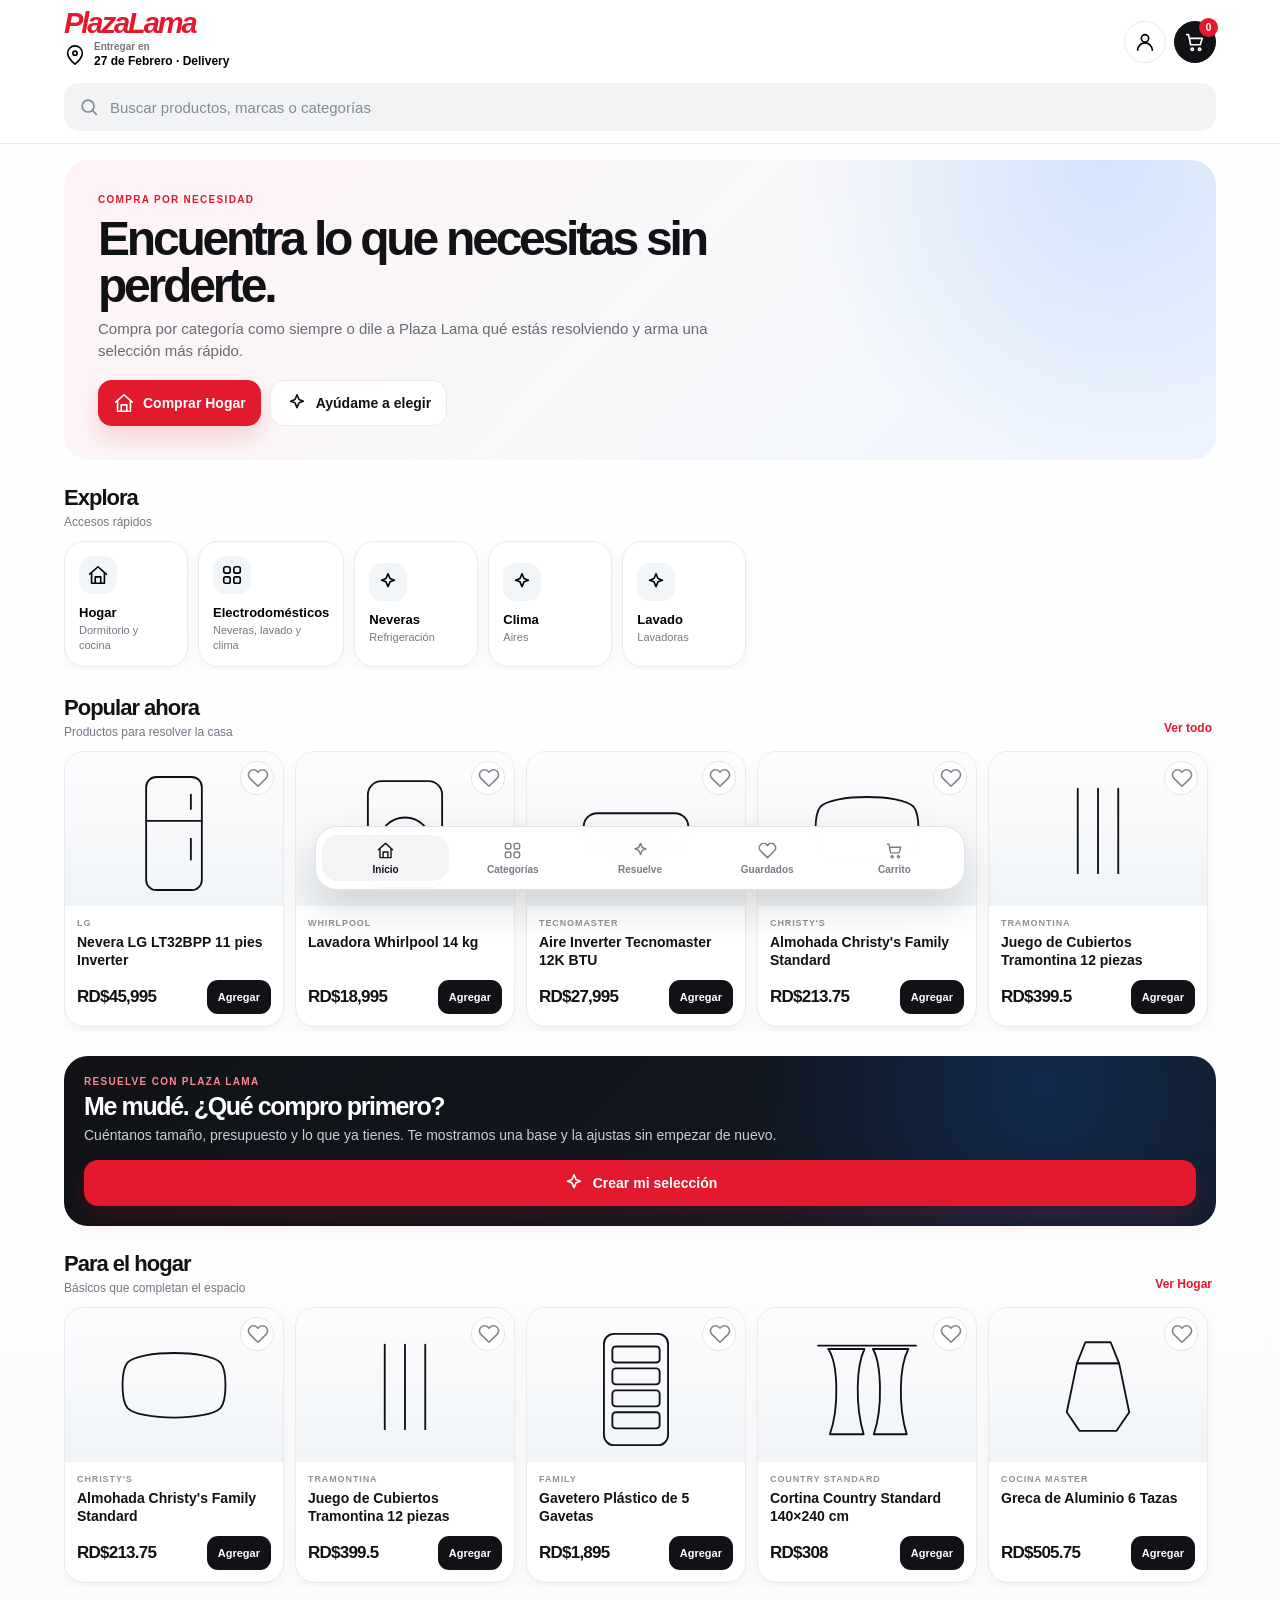
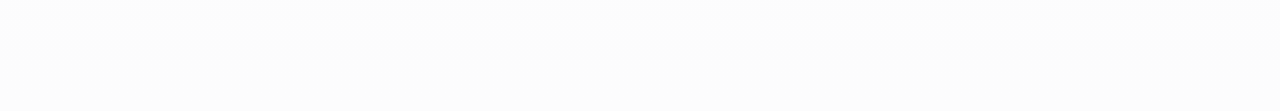
<file: plaza-lama/index.html>
<!doctype html><html lang="es"><head><meta charset="utf-8"><meta name="viewport" content="width=device-width,initial-scale=1,viewport-fit=cover"><meta name="theme-color" content="#ffffff"><title>Plaza Lama · App Concept</title><link rel="stylesheet" href="base.css"><link rel="stylesheet" href="ui.css"><link rel="stylesheet" href="refine.css"><link rel="stylesheet" href="airbnb.css"><link rel="stylesheet" href="planner.css"><link rel="stylesheet" href="experience-pro.css"><link rel="stylesheet" href="experience-max.css"></head><body><div class="app">
<header class="header"><div class="header-inner"><div class="toprow"><div><div class="wordmark">PlazaLama</div><button class="locbtn" id="locationBtn"><svg viewBox='0 0 24 24'><path d='M20 10c0 5-8 12-8 12S4 15 4 10a8 8 0 1 1 16 0Z'/><circle cx='12' cy='10' r='2.3'/></svg><span class="loccopy"><small>Entregar en</small><b id="locLabel">27 de Febrero · Delivery</b></span></button></div><div class="actions"><button class="round" id="accountBtn"><svg viewBox='0 0 24 24'><circle cx='12' cy='8' r='4'/><path d='M4 21a8 8 0 0 1 16 0'/></svg></button><button class="round dark" id="headerCart"><svg viewBox='0 0 24 24'><path d='M3 4h2l2.2 11h10.5L20 8H6.3'/><circle cx='9' cy='20' r='1.3'/><circle cx='17' cy='20' r='1.3'/></svg><span class="badge" id="cartCount">0</span></button></div></div><button class="searchbtn" id="searchBtn"><svg viewBox='0 0 24 24'><circle cx='11' cy='11' r='6.5'/><path d='m20 20-3.5-3.5'/></svg><span>Buscar productos, marcas o categorías</span></button></div></header>
<main id="main"></main>
<nav class="bottomnav"><button class="navbtn active" data-nav="home"><svg viewBox='0 0 24 24'><path d='m3 11 9-8 9 8'/><path d='M5 10v11h14V10M9 21v-7h6v7'/></svg><span>Inicio</span></button><button class="navbtn" data-nav="categories"><svg viewBox='0 0 24 24'><rect x='3' y='3' width='7' height='7' rx='2'/><rect x='14' y='3' width='7' height='7' rx='2'/><rect x='3' y='14' width='7' height='7' rx='2'/><rect x='14' y='14' width='7' height='7' rx='2'/></svg><span>Categorías</span></button><button class="navbtn" data-nav="guide"><svg viewBox='0 0 24 24'><path d='m12 3 2.2 5.2L19 10l-4.8 1.8L12 17l-2.2-5.2L5 10l4.8-1.8Z'/></svg><span>Resuelve</span></button><button class="navbtn" data-nav="favorites"><svg viewBox='0 0 24 24'><path d='M20.8 4.6a5.5 5.5 0 0 0-7.8 0L12 5.6l-1-1a5.5 5.5 0 0 0-7.8 7.8L12 21l8.8-8.6a5.5 5.5 0 0 0 0-7.8Z'/></svg><span>Guardados</span></button><button class="navbtn" data-nav="cart"><svg viewBox='0 0 24 24'><path d='M3 4h2l2.2 11h10.5L20 8H6.3'/><circle cx='9' cy='20' r='1.3'/><circle cx='17' cy='20' r='1.3'/></svg><span>Carrito</span></button></nav>
</div>
<div class="overlay" id="detailOverlay"><div class="sheet" id="detailSheet"></div></div><div class="overlay" id="cartOverlay"><div class="sheet" id="cartSheet"></div></div><div class="overlay" id="locationOverlay"><div class="sheet" id="locationSheet"></div></div><div class="overlay" id="accountOverlay"><div class="sheet" id="accountSheet"></div></div><div class="overlay" id="guideOverlay"><div class="sheet" id="guideSheet"></div></div><div class="searchpanel" id="searchPanel"></div><div class="toast" id="toast"></div><script src="products.js"></script><script src="catalog-airbnb.js"></script><script src="catalog-roomplus.js"></script><script src="icons.js"></script><script src="fallbacks.js"></script><script src="app1.js"></script><script src="app2.js"></script><script src="app3.js"></script><script src="app4.js"></script><script src="airbnb-lite.js"></script><script src="planner.js"></script><script src="experience-pro.js"></script><script src="experience-max.js"></script><script src="interaction-fixes.js"></script><script src="app5.js"></script></body></html>
</file>
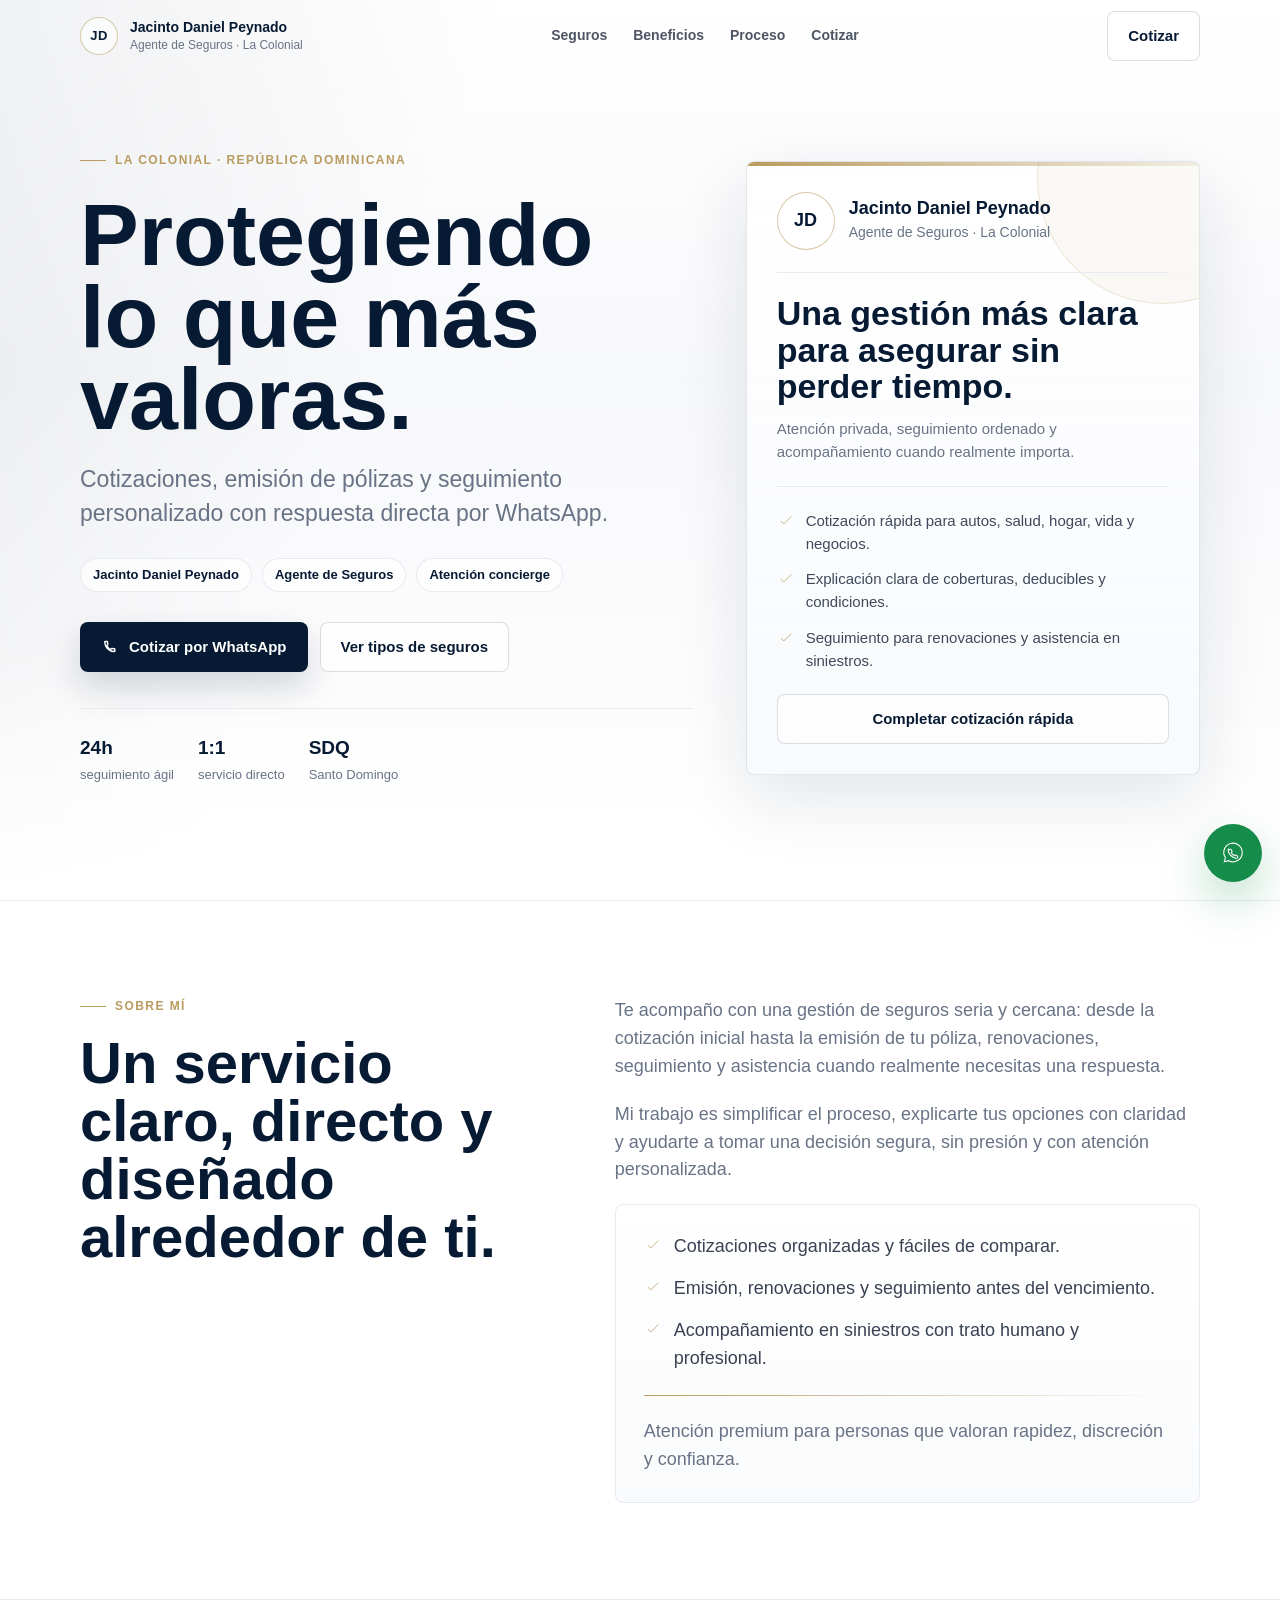
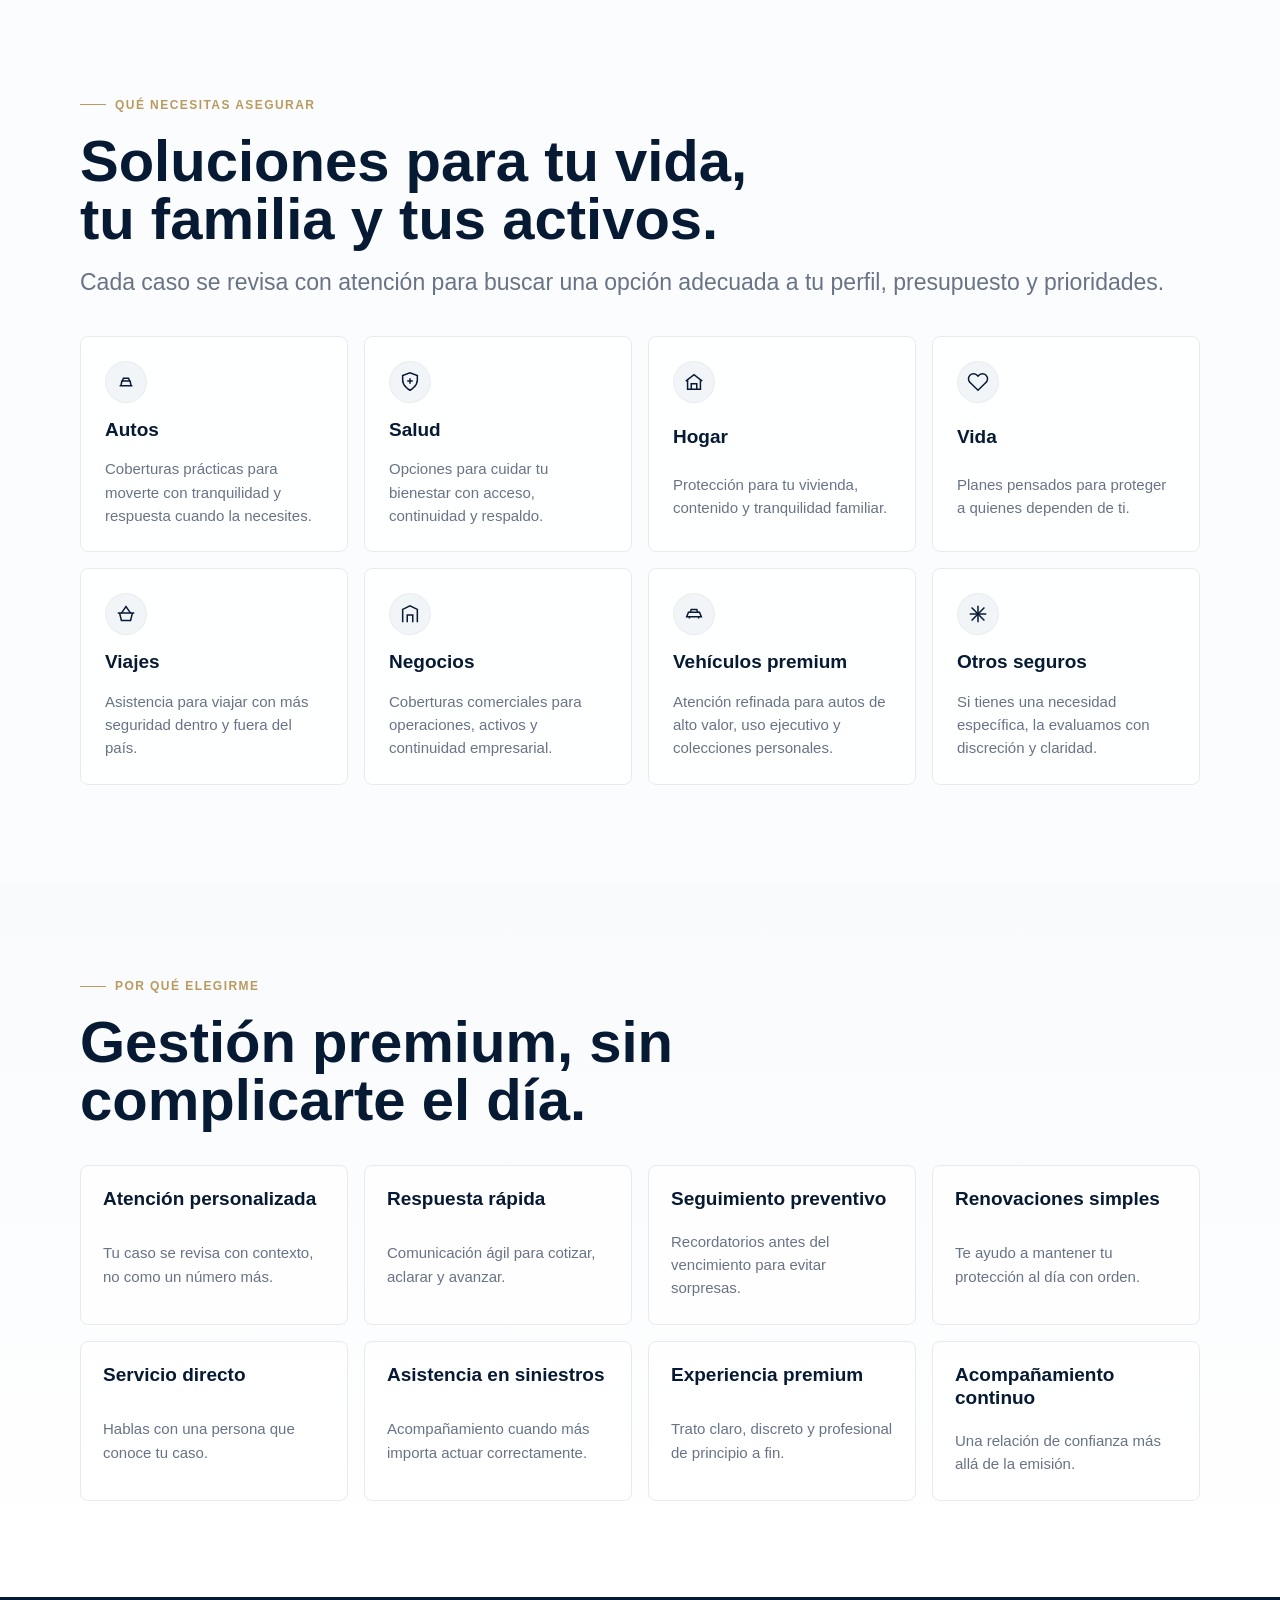
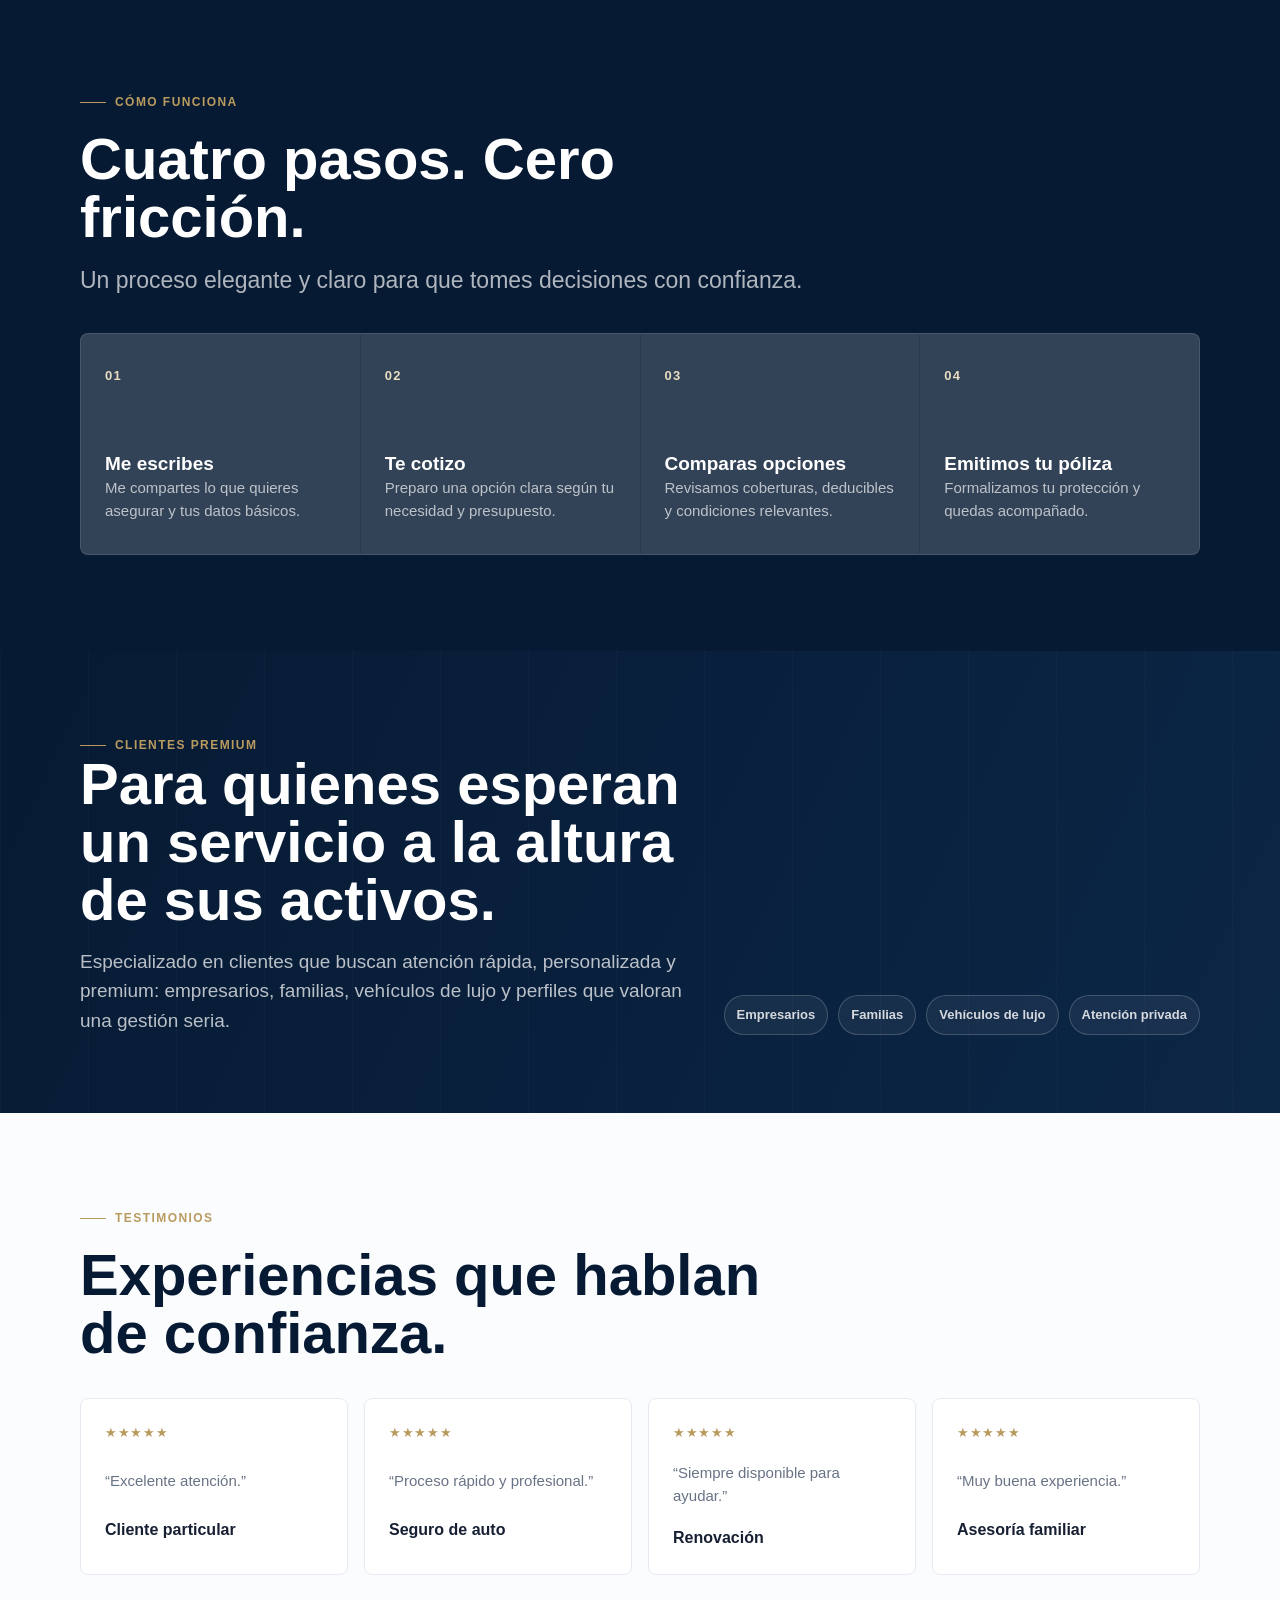
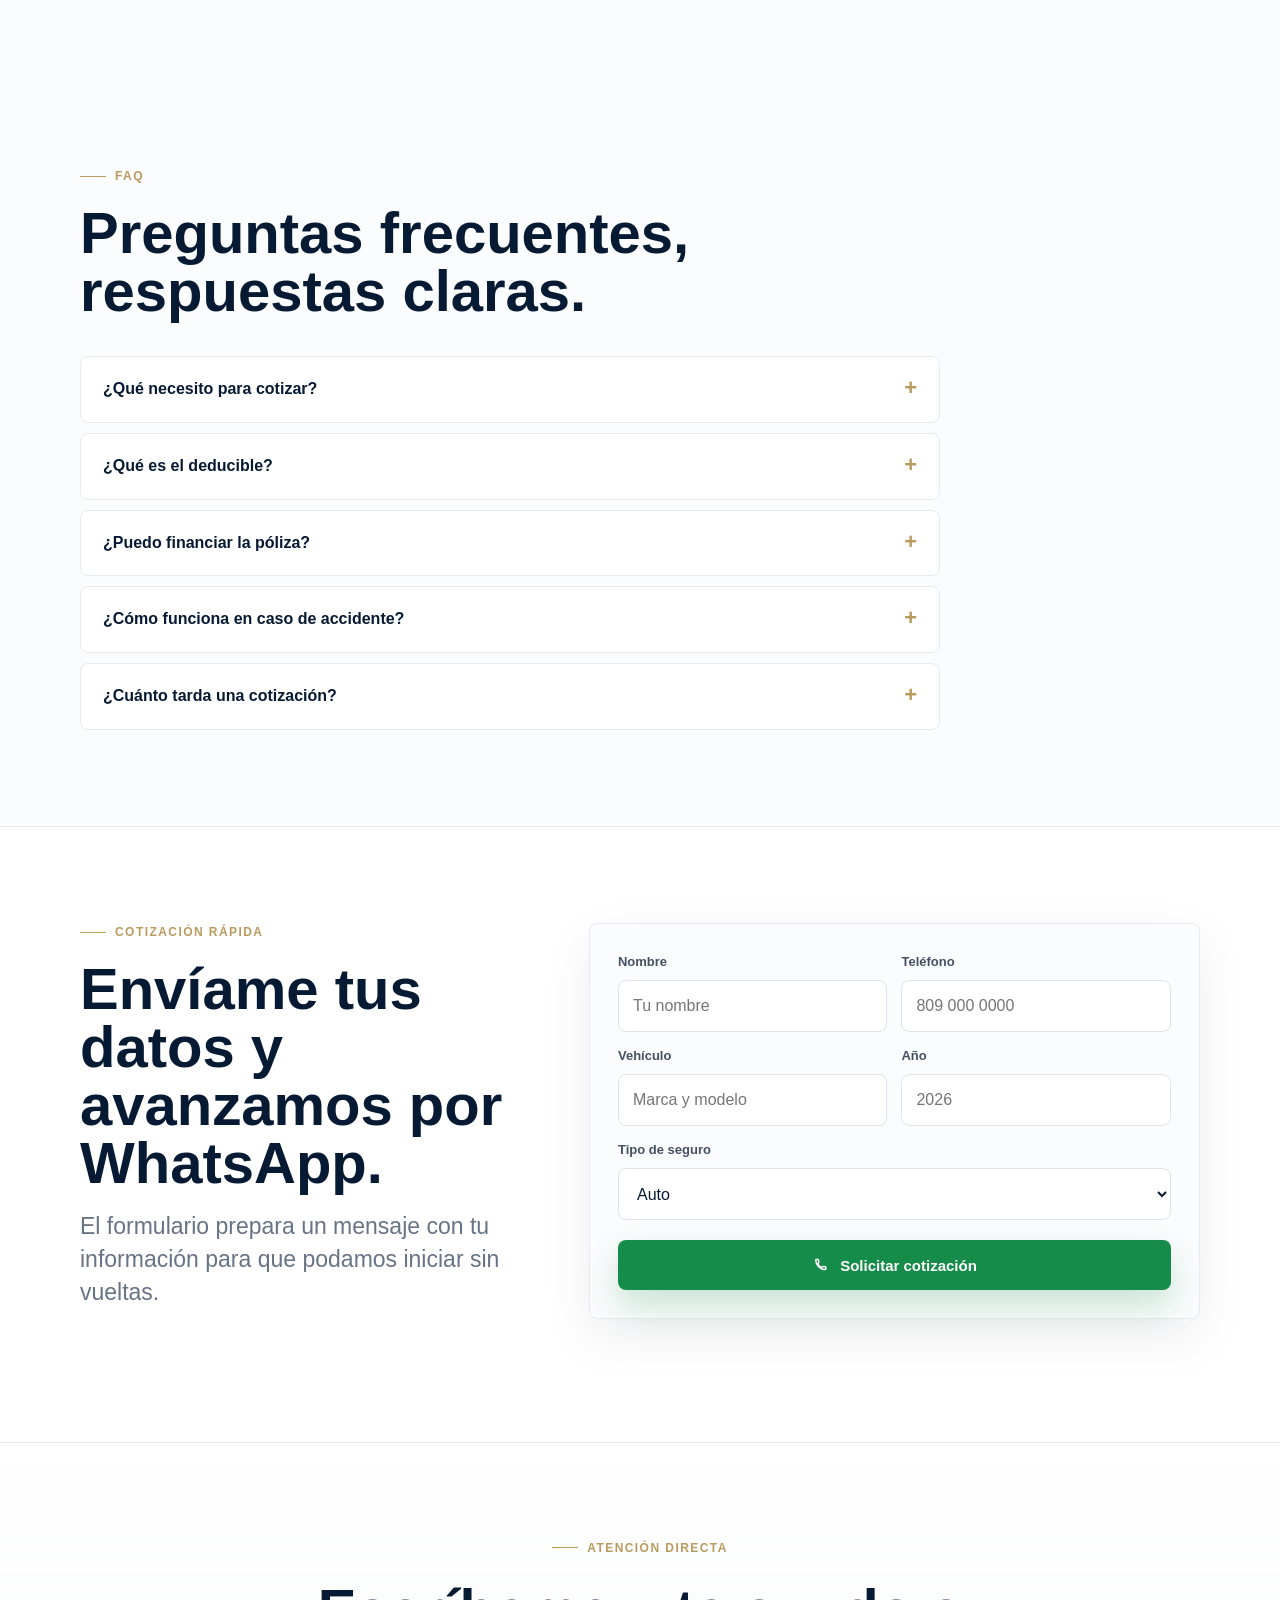
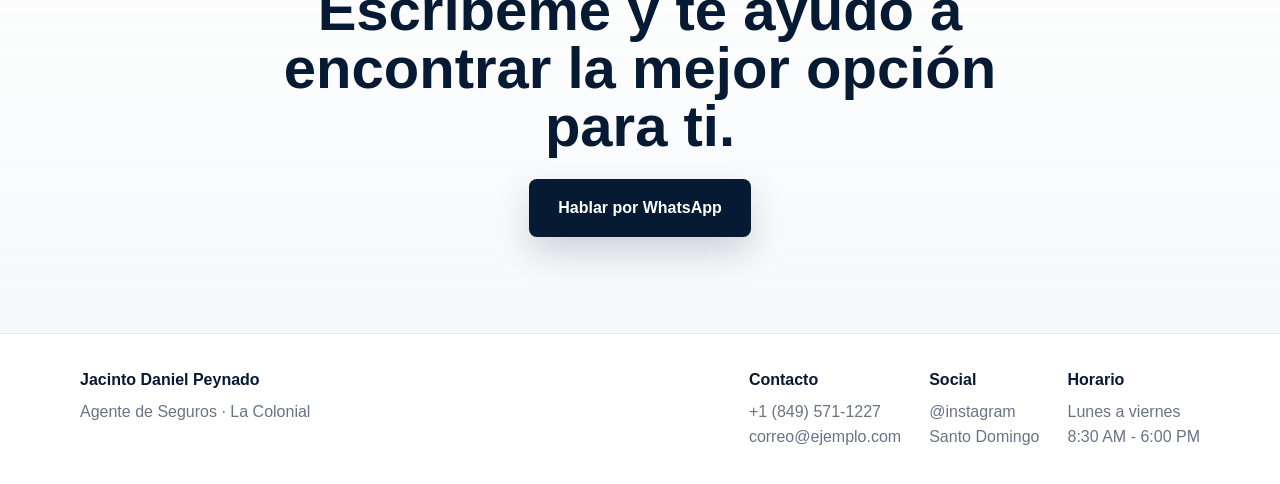
<file: index 2.html>
<!doctype html>
<html lang="es-DO">
<head>
  <meta charset="utf-8">
  <meta name="viewport" content="width=device-width, initial-scale=1, viewport-fit=cover">
  <meta name="theme-color" content="#f7f8fa">
  <meta name="color-scheme" content="light">
  <title>Jacinto Daniel Peynado | Agente de Seguros La Colonial</title>
  <meta name="description" content="Cotiza seguros con Jacinto Daniel Peynado. Atención directa por WhatsApp para autos, salud, hogar, vida, viajes, negocios y vehículos premium.">

  <!-- Open Graph / WhatsApp. Cambia og:image por una imagen pública cuando publiques la web. -->
  <meta property="og:type" content="website">
  <meta property="og:locale" content="es_DO">
  <meta property="og:title" content="Jacinto Daniel Peynado | Seguros La Colonial">
  <meta property="og:description" content="Cotizaciones rápidas, emisión de pólizas y seguimiento personalizado por WhatsApp.">
  <meta property="og:image" content="https://placehold.co/1200x630/071a33/f5f1e8?text=Seguros+Premium+La+Colonial">
  <meta property="og:image:width" content="1200">
  <meta property="og:image:height" content="630">
  <meta name="twitter:card" content="summary_large_image">

  <style>
    :root {
      --navy: #071a33;
      --navy-2: #0c2748;
      --ink: #172033;
      --muted: #697386;
      --line: #e7eaf0;
      --soft: #f5f7fa;
      --white: #ffffff;
      --gold: #b99b5f;
      --gold-2: #e8dcc2;
      --red: #a72332;
      --whatsapp: #168c4a;
      --radius: 8px;
      --shadow: 0 24px 70px rgba(7, 26, 51, .11);
      --header: 72px;
      font-family: -apple-system, BlinkMacSystemFont, "SF Pro Display", "SF Pro Text", "Segoe UI", sans-serif;
    }

    * { box-sizing: border-box; }
    html {
      scroll-behavior: smooth;
      -webkit-text-size-adjust: 100%;
    }
    body {
      margin: 0;
      color: var(--ink);
      background: #fbfcfd;
      font-size: 16px;
      line-height: 1.55;
      letter-spacing: 0;
      text-rendering: optimizeLegibility;
      -webkit-font-smoothing: antialiased;
    }
    body::before {
      content: "";
      position: fixed;
      inset: 0;
      z-index: -2;
      background:
        linear-gradient(110deg, rgba(7,26,51,.06), transparent 32%),
        linear-gradient(180deg, #ffffff 0%, #f7f8fa 42%, #ffffff 100%);
      pointer-events: none;
    }
    a { color: inherit; text-decoration: none; }
    img { max-width: 100%; display: block; }
    button, input, select { font: inherit; }

    .wrap {
      width: min(1120px, calc(100% - 40px));
      margin: 0 auto;
    }
    .eyebrow {
      display: inline-flex;
      align-items: center;
      gap: 9px;
      color: var(--gold);
      font-size: 12px;
      font-weight: 700;
      letter-spacing: .12em;
      text-transform: uppercase;
    }
    .eyebrow::before {
      content: "";
      width: 26px;
      height: 1px;
      background: currentColor;
    }
    h1, h2, h3, p { margin: 0; }
    h1 {
      max-width: 760px;
      font-size: clamp(48px, 11vw, 88px);
      line-height: .93;
      letter-spacing: 0;
      color: var(--navy);
      font-weight: 760;
    }
    h2 {
      max-width: 720px;
      font-size: clamp(32px, 6.2vw, 58px);
      line-height: 1;
      color: var(--navy);
      font-weight: 730;
    }
    h3 {
      color: var(--navy);
      font-size: 19px;
      line-height: 1.2;
      font-weight: 720;
    }
    .lead {
      color: var(--muted);
      font-size: clamp(18px, 2.2vw, 23px);
      line-height: 1.45;
    }
    .section {
      padding: 96px 0;
    }
    .section-head {
      display: grid;
      gap: 18px;
      margin-bottom: 36px;
    }

    .site-header {
      position: fixed;
      top: 0;
      left: 0;
      right: 0;
      z-index: 40;
      padding-top: env(safe-area-inset-top);
      transition: background .35s ease, border-color .35s ease, backdrop-filter .35s ease, box-shadow .35s ease;
      border-bottom: 1px solid transparent;
    }
    .site-header.is-scrolled {
      background: rgba(255,255,255,.78);
      border-color: rgba(231,234,240,.9);
      box-shadow: 0 10px 36px rgba(7, 26, 51, .06);
      backdrop-filter: blur(18px);
      -webkit-backdrop-filter: blur(18px);
    }
    .nav {
      height: var(--header);
      display: flex;
      align-items: center;
      justify-content: space-between;
      gap: 24px;
    }
    .brand {
      display: flex;
      align-items: center;
      gap: 12px;
      min-width: 0;
    }
    .brand-mark {
      width: 38px;
      height: 38px;
      border: 1px solid rgba(185,155,95,.55);
      border-radius: 50%;
      display: grid;
      place-items: center;
      color: var(--navy);
      background: rgba(255,255,255,.64);
      font-weight: 780;
      font-size: 13px;
      letter-spacing: .04em;
    }
    .brand-text {
      display: grid;
      line-height: 1.05;
    }
    .brand-text strong {
      color: var(--navy);
      font-size: 14px;
      white-space: nowrap;
      overflow: hidden;
      text-overflow: ellipsis;
      max-width: 210px;
    }
    .brand-text span {
      margin-top: 4px;
      color: var(--muted);
      font-size: 12px;
    }
    .nav-links {
      display: flex;
      align-items: center;
      gap: 26px;
      color: rgba(23,32,51,.76);
      font-size: 14px;
      font-weight: 600;
    }
    .nav-links a {
      position: relative;
      padding: 10px 0;
    }
    .nav-links a::after {
      content: "";
      position: absolute;
      left: 0;
      right: 0;
      bottom: 4px;
      height: 1px;
      background: var(--gold);
      transform: scaleX(0);
      transform-origin: left;
      transition: transform .28s ease;
    }
    .nav-links a:hover::after { transform: scaleX(1); }

    .btn {
      display: inline-flex;
      align-items: center;
      justify-content: center;
      gap: 10px;
      min-height: 50px;
      border-radius: var(--radius);
      border: 1px solid transparent;
      padding: 0 20px;
      cursor: pointer;
      font-weight: 720;
      font-size: 15px;
      transition: transform .25s ease, box-shadow .25s ease, background .25s ease, border-color .25s ease, color .25s ease;
      -webkit-tap-highlight-color: transparent;
    }
    .btn svg { width: 18px; height: 18px; stroke-width: 1.9; }
    .btn-primary {
      background: var(--navy);
      color: #fff;
      box-shadow: 0 16px 34px rgba(7,26,51,.17);
    }
    .btn-primary:hover {
      transform: translateY(-2px);
      background: #0a2342;
      box-shadow: 0 20px 44px rgba(7,26,51,.23);
    }
    .btn-secondary {
      color: var(--navy);
      border-color: rgba(7,26,51,.14);
      background: rgba(255,255,255,.66);
      backdrop-filter: blur(12px);
      -webkit-backdrop-filter: blur(12px);
    }
    .btn-secondary:hover {
      transform: translateY(-2px);
      border-color: rgba(185,155,95,.55);
      box-shadow: 0 14px 32px rgba(7,26,51,.09);
    }
    .btn-whatsapp {
      background: var(--whatsapp);
      color: #fff;
      box-shadow: 0 16px 34px rgba(22,140,74,.22);
    }

    .hero {
      min-height: 100svh;
      padding: calc(var(--header) + env(safe-area-inset-top) + 34px) 0 70px;
      display: grid;
      align-items: center;
      overflow: hidden;
      position: relative;
    }
    .hero::after {
      content: "";
      position: absolute;
      inset: auto 0 0 0;
      height: 30%;
      background: linear-gradient(180deg, transparent, rgba(255,255,255,.92));
      pointer-events: none;
    }
    .hero-grid {
      position: relative;
      z-index: 1;
      display: grid;
      grid-template-columns: minmax(0, 1.05fr) minmax(320px, .78fr);
      gap: 54px;
      align-items: center;
    }
    .hero-copy {
      display: grid;
      gap: 24px;
    }
    .identity {
      display: flex;
      flex-wrap: wrap;
      gap: 10px;
      align-items: center;
      margin-top: 4px;
    }
    .identity span {
      display: inline-flex;
      align-items: center;
      min-height: 34px;
      padding: 0 12px;
      border: 1px solid rgba(231,234,240,.95);
      border-radius: 999px;
      background: rgba(255,255,255,.64);
      color: var(--navy);
      font-size: 13px;
      font-weight: 690;
    }
    .hero-actions {
      display: flex;
      gap: 12px;
      flex-wrap: wrap;
      margin-top: 6px;
    }
    .trust-row {
      display: flex;
      gap: 24px;
      flex-wrap: wrap;
      margin-top: 12px;
      padding-top: 24px;
      border-top: 1px solid var(--line);
    }
    .trust-item {
      display: grid;
      gap: 2px;
    }
    .trust-item strong {
      color: var(--navy);
      font-size: 19px;
    }
    .trust-item span {
      color: var(--muted);
      font-size: 13px;
    }
    .mobile-proof {
      display: none;
      gap: 10px;
    }
    .mobile-proof span {
      display: inline-flex;
      align-items: center;
      gap: 8px;
      min-height: 34px;
      width: fit-content;
      padding: 0 12px;
      border-radius: 999px;
      border: 1px solid rgba(185,155,95,.28);
      background: rgba(255,255,255,.72);
      color: #304059;
      font-size: 13px;
      font-weight: 680;
    }
    .advisor-panel {
      position: relative;
      display: grid;
      gap: 22px;
      padding: 30px;
      border-radius: var(--radius);
      border: 1px solid rgba(7,26,51,.1);
      background:
        linear-gradient(180deg, rgba(255,255,255,.95), rgba(247,249,252,.88)),
        #fff;
      box-shadow: var(--shadow);
      overflow: hidden;
      isolation: isolate;
    }
    .advisor-panel::before {
      content: "";
      position: absolute;
      inset: 0 0 auto;
      height: 4px;
      background: linear-gradient(90deg, var(--gold), rgba(185,155,95,.12));
    }
    .advisor-panel::after {
      content: "";
      position: absolute;
      right: -90px;
      top: -110px;
      width: 250px;
      height: 250px;
      border-radius: 50%;
      border: 1px solid rgba(185,155,95,.22);
      background: rgba(185,155,95,.06);
      z-index: -1;
    }
    .advisor-top {
      display: flex;
      align-items: center;
      gap: 14px;
    }
    .advisor-mark {
      width: 58px;
      height: 58px;
      border-radius: 50%;
      display: grid;
      place-items: center;
      border: 1px solid rgba(185,155,95,.55);
      color: var(--navy);
      background: #fff;
      font-size: 18px;
      font-weight: 790;
    }
    .advisor-top strong {
      display: block;
      color: var(--navy);
      font-size: 18px;
      line-height: 1.15;
    }
    .advisor-top span {
      display: block;
      margin-top: 4px;
      color: var(--muted);
      font-size: 14px;
    }
    .advisor-statement {
      padding: 22px 0;
      border-top: 1px solid var(--line);
      border-bottom: 1px solid var(--line);
    }
    .advisor-statement p {
      color: var(--navy);
      font-size: clamp(25px, 3vw, 34px);
      line-height: 1.08;
      font-weight: 760;
      letter-spacing: 0;
    }
    .advisor-statement span {
      display: block;
      margin-top: 12px;
      color: var(--muted);
      font-size: 15px;
    }
    .advisor-list {
      display: grid;
      gap: 12px;
    }
    .advisor-list span {
      display: flex;
      gap: 11px;
      align-items: flex-start;
      color: #3f495b;
      font-size: 15px;
    }
    .advisor-list svg {
      flex: 0 0 18px;
      margin-top: 3px;
      color: var(--gold);
    }
    .advisor-panel .btn {
      width: 100%;
    }
    .portrait-panel {
      position: relative;
      min-height: 600px;
      border-radius: 8px;
      overflow: hidden;
      background:
        linear-gradient(165deg, rgba(7,26,51,.02), rgba(185,155,95,.12)),
        #f1f3f6;
      box-shadow: var(--shadow);
      border: 1px solid rgba(255,255,255,.78);
      isolation: isolate;
    }
    .portrait-panel::before {
      content: "";
      position: absolute;
      inset: 18px;
      border: 1px solid rgba(185,155,95,.28);
      z-index: 2;
      pointer-events: none;
    }
    .portrait-panel img {
      width: 100%;
      height: 100%;
      min-height: inherit;
      object-fit: cover;
      object-position: center top;
      filter: saturate(.96) contrast(1.02);
    }
    .portrait-fallback {
      position: absolute;
      inset: 0;
      display: grid;
      place-items: center;
      padding: 42px;
      text-align: center;
      color: var(--navy);
      background:
        linear-gradient(135deg, rgba(255,255,255,.84), rgba(245,247,250,.72)),
        radial-gradient(circle at 80% 10%, rgba(185,155,95,.22), transparent 34%);
    }
    .portrait-fallback > div {
      transform: translateY(-56px);
    }
    .portrait-fallback .initials {
      width: 118px;
      height: 118px;
      border-radius: 50%;
      border: 1px solid rgba(185,155,95,.52);
      display: grid;
      place-items: center;
      margin: 0 auto 22px;
      font-size: 38px;
      font-weight: 760;
      background: rgba(255,255,255,.72);
    }
    .portrait-fallback p {
      color: var(--muted);
      max-width: 280px;
    }
    .portrait-caption {
      position: absolute;
      left: 32px;
      right: 32px;
      bottom: 32px;
      z-index: 3;
      display: grid;
      gap: 6px;
      padding: 20px;
      color: #fff;
      background: rgba(7,26,51,.78);
      border: 1px solid rgba(255,255,255,.18);
      backdrop-filter: blur(16px);
      -webkit-backdrop-filter: blur(16px);
    }
    .portrait-caption strong { font-size: 18px; }
    .portrait-caption span { color: rgba(255,255,255,.74); font-size: 14px; }

    .about {
      background: #fff;
      border-top: 1px solid var(--line);
      border-bottom: 1px solid var(--line);
    }
    .about-grid {
      display: grid;
      grid-template-columns: .9fr 1.1fr;
      gap: 56px;
      align-items: start;
    }
    .about-copy {
      display: grid;
      gap: 20px;
      color: var(--muted);
      font-size: 18px;
    }
    .signature-card {
      display: grid;
      gap: 22px;
      padding: 28px;
      border: 1px solid var(--line);
      border-radius: var(--radius);
      background: linear-gradient(180deg, #fff, #fafbfc);
    }
    .signature-card .line {
      height: 1px;
      background: linear-gradient(90deg, var(--gold), transparent);
    }
    .check-list {
      display: grid;
      gap: 14px;
      color: var(--ink);
    }
    .check-list span {
      display: flex;
      align-items: flex-start;
      gap: 12px;
      color: #394153;
    }
    .check-list svg {
      flex: 0 0 18px;
      margin-top: 3px;
      color: var(--gold);
    }

    .grid {
      display: grid;
      gap: 16px;
    }
    .grid.cols-4 { grid-template-columns: repeat(4, 1fr); }
    .grid.cols-3 { grid-template-columns: repeat(4, 1fr); }
    .card {
      position: relative;
      display: grid;
      gap: 16px;
      min-height: 190px;
      padding: 24px;
      border: 1px solid var(--line);
      border-radius: var(--radius);
      background: rgba(255,255,255,.78);
      transition: transform .28s ease, border-color .28s ease, box-shadow .28s ease, background .28s ease;
      overflow: hidden;
    }
    .card::after {
      content: "";
      position: absolute;
      left: 24px;
      right: 24px;
      bottom: 0;
      height: 2px;
      background: var(--gold);
      transform: scaleX(0);
      transform-origin: left;
      transition: transform .28s ease;
    }
    .card:hover {
      transform: translateY(-5px);
      border-color: rgba(185,155,95,.45);
      box-shadow: 0 18px 46px rgba(7,26,51,.09);
      background: #fff;
    }
    .card:hover::after { transform: scaleX(1); }
    .icon {
      width: 42px;
      height: 42px;
      display: grid;
      place-items: center;
      border-radius: 50%;
      color: var(--navy);
      background: #f2f5f8;
      border: 1px solid rgba(231,234,240,.9);
    }
    .icon svg {
      width: 22px;
      height: 22px;
      stroke-width: 1.65;
    }
    .card p, .benefit p, .testimonial p {
      color: var(--muted);
      font-size: 15px;
    }

    .benefits {
      background: linear-gradient(180deg, #f8fafc, #fff);
    }
    .benefit {
      min-height: 160px;
      padding: 22px;
    }

    .process {
      background: var(--navy);
      color: #fff;
    }
    .process h2 { color: #fff; }
    .process .lead { color: rgba(255,255,255,.68); }
    .steps {
      display: grid;
      grid-template-columns: repeat(4, 1fr);
      gap: 1px;
      background: rgba(255,255,255,.14);
      border: 1px solid rgba(255,255,255,.14);
      border-radius: var(--radius);
      overflow: hidden;
    }
    .step {
      padding: 32px 24px;
      background: rgba(255,255,255,.045);
      min-height: 220px;
      display: grid;
      align-content: space-between;
      gap: 22px;
    }
    .step .num {
      color: var(--gold-2);
      font-size: 13px;
      font-weight: 780;
      letter-spacing: .1em;
    }
    .step h3 { color: #fff; }
    .step p { color: rgba(255,255,255,.68); font-size: 15px; }

    .premium-strip {
      position: relative;
      overflow: hidden;
      background:
        linear-gradient(115deg, rgba(7,26,51,.97), rgba(12,39,72,.92)),
        var(--navy);
      color: #fff;
      padding: 78px 0;
    }
    .premium-strip::after {
      content: "";
      position: absolute;
      inset: 0;
      background-image: linear-gradient(90deg, rgba(255,255,255,.05) 1px, transparent 1px);
      background-size: 88px 100%;
      opacity: .4;
    }
    .premium-content {
      position: relative;
      z-index: 1;
      display: grid;
      grid-template-columns: 1fr auto;
      gap: 28px;
      align-items: end;
    }
    .premium-content h2 { color: #fff; }
    .premium-content p {
      max-width: 670px;
      margin-top: 18px;
      color: rgba(255,255,255,.72);
      font-size: 19px;
    }
    .badge-stack {
      display: flex;
      flex-wrap: wrap;
      justify-content: flex-end;
      gap: 10px;
    }
    .badge {
      padding: 9px 12px;
      border: 1px solid rgba(255,255,255,.18);
      color: rgba(255,255,255,.82);
      background: rgba(255,255,255,.06);
      border-radius: 999px;
      font-size: 13px;
      font-weight: 690;
    }

    .testimonials {
      grid-template-columns: repeat(4, 1fr);
    }
    .testimonial {
      min-height: 176px;
      padding: 24px;
      border: 1px solid var(--line);
      background: #fff;
      border-radius: var(--radius);
      display: grid;
      gap: 18px;
    }
    .stars {
      color: var(--gold);
      letter-spacing: .05em;
      font-size: 13px;
    }

    .faq-list {
      display: grid;
      gap: 10px;
      max-width: 860px;
    }
    details {
      border: 1px solid var(--line);
      border-radius: var(--radius);
      background: #fff;
      overflow: hidden;
    }
    summary {
      list-style: none;
      cursor: pointer;
      padding: 20px 22px;
      color: var(--navy);
      font-weight: 720;
      display: flex;
      justify-content: space-between;
      gap: 16px;
      -webkit-tap-highlight-color: transparent;
    }
    summary::-webkit-details-marker { display: none; }
    summary::after {
      content: "+";
      color: var(--gold);
      font-size: 22px;
      line-height: 1;
    }
    details[open] summary::after { content: "−"; }
    details p {
      padding: 0 22px 22px;
      color: var(--muted);
    }

    .quote {
      background: #fff;
      border-top: 1px solid var(--line);
      border-bottom: 1px solid var(--line);
    }
    .quote-grid {
      display: grid;
      grid-template-columns: .86fr 1.14fr;
      gap: 48px;
      align-items: start;
    }
    .form {
      display: grid;
      gap: 14px;
      padding: 28px;
      border: 1px solid var(--line);
      border-radius: var(--radius);
      background: #fbfcfd;
      box-shadow: 0 18px 52px rgba(7,26,51,.07);
    }
    .form-row {
      display: grid;
      grid-template-columns: 1fr 1fr;
      gap: 14px;
    }
    .field {
      display: grid;
      gap: 8px;
    }
    label {
      color: #465065;
      font-size: 13px;
      font-weight: 690;
    }
    input, select {
      width: 100%;
      min-height: 52px;
      border: 1px solid #dfe4ec;
      background: #fff;
      border-radius: var(--radius);
      padding: 0 14px;
      color: var(--navy);
      outline: 0;
      transition: border-color .22s ease, box-shadow .22s ease;
    }
    input:focus, select:focus {
      border-color: rgba(185,155,95,.72);
      box-shadow: 0 0 0 4px rgba(185,155,95,.12);
    }
    .form .btn {
      width: 100%;
      margin-top: 6px;
    }

    .final-cta {
      padding: 96px 0;
      text-align: center;
      background:
        linear-gradient(180deg, rgba(255,255,255,.8), rgba(247,248,250,.94)),
        #fff;
    }
    .final-cta .wrap {
      display: grid;
      gap: 24px;
      justify-items: center;
    }
    .final-cta h2 { max-width: 820px; }
    .final-cta .btn {
      min-height: 58px;
      padding: 0 28px;
      font-size: 16px;
    }

    footer {
      background: #fff;
      border-top: 1px solid var(--line);
      padding: 34px 0 calc(34px + env(safe-area-inset-bottom));
      color: var(--muted);
    }
    .footer-grid {
      display: grid;
      grid-template-columns: 1.1fr repeat(3, auto);
      gap: 28px;
      align-items: start;
    }
    footer strong {
      display: block;
      color: var(--navy);
      margin-bottom: 7px;
    }
    footer a:hover { color: var(--navy); }

    .float-whatsapp {
      position: fixed;
      right: max(18px, env(safe-area-inset-right));
      bottom: max(18px, env(safe-area-inset-bottom));
      z-index: 50;
      width: 58px;
      height: 58px;
      border-radius: 50%;
      display: grid;
      place-items: center;
      color: #fff;
      background: var(--whatsapp);
      box-shadow: 0 18px 44px rgba(22,140,74,.28);
      transition: transform .25s ease, box-shadow .25s ease;
    }
    .float-whatsapp:hover {
      transform: translateY(-3px);
      box-shadow: 0 22px 54px rgba(22,140,74,.34);
    }
    .float-whatsapp svg { width: 26px; height: 26px; }

    .reveal {
      opacity: 1;
      transform: none;
    }
    .animations-ready .reveal {
      opacity: 0;
      transform: translateY(18px);
      transition: opacity .7s ease, transform .7s ease;
      transition-delay: var(--delay, 0ms);
    }
    .animations-ready .reveal.in {
      opacity: 1;
      transform: translateY(0);
    }

    @media (max-width: 980px) {
      .nav-links { display: none; }
      .hero {
        padding-top: calc(var(--header) + env(safe-area-inset-top) + 22px);
      }
      .hero-grid,
      .about-grid,
      .quote-grid,
      .premium-content {
        grid-template-columns: 1fr;
      }
      .portrait-panel {
        min-height: 520px;
      }
      .grid.cols-4,
      .grid.cols-3,
      .testimonials,
      .steps {
        grid-template-columns: repeat(2, 1fr);
      }
      .premium-content { align-items: start; }
      .badge-stack { justify-content: flex-start; }
      .footer-grid { grid-template-columns: 1fr 1fr; }
    }

    @media (max-width: 680px) {
      :root { --header: 64px; }
      .wrap {
        width: min(100% - 32px, 1120px);
      }
      .section { padding: 62px 0; }
      .section-head { margin-bottom: 28px; }
      .site-header {
        position: relative;
        padding-top: calc(env(safe-area-inset-top) + 94px);
        background: transparent;
        border-bottom: 0;
        box-shadow: none;
        backdrop-filter: none;
        -webkit-backdrop-filter: none;
      }
      .site-header.is-scrolled {
        background: transparent;
        border-color: transparent;
        box-shadow: none;
        backdrop-filter: none;
        -webkit-backdrop-filter: none;
      }
      .nav {
        height: auto;
        padding: 0;
      }
      .brand-text strong { max-width: 170px; }
      .nav-cta { display: none; }
      h1 {
        max-width: 11ch;
        font-size: clamp(40px, 11.2vw, 52px);
        line-height: .98;
      }
      h2 {
        font-size: clamp(28px, 8vw, 38px);
        line-height: 1.06;
      }
      .lead {
        font-size: 18px;
        line-height: 1.45;
      }
      .hero {
        min-height: auto;
        padding-top: 30px;
        padding-bottom: 48px;
        align-items: start;
      }
      .hero::after { display: none; }
      .hero-grid { gap: 24px; }
      .hero-copy { gap: 18px; }
      .eyebrow {
        font-size: 11px;
        letter-spacing: .1em;
      }
      .identity { display: none; }
      .mobile-proof {
        display: flex;
        flex-wrap: wrap;
      }
      .hero-actions {
        display: grid;
        grid-template-columns: 1fr;
      }
      .btn { width: 100%; }
      .portrait-panel {
        min-height: 430px;
      }
      .portrait-panel::before { inset: 12px; }
      .portrait-caption {
        left: 20px;
        right: 20px;
        bottom: 20px;
      }
      .trust-row {
        display: grid;
        grid-template-columns: repeat(3, 1fr);
        gap: 12px;
        margin-top: 4px;
        padding-top: 18px;
      }
      .trust-item strong { font-size: 17px; }
      .trust-item span {
        font-size: 12px;
        line-height: 1.25;
      }
      .advisor-panel {
        padding: 22px;
        gap: 18px;
      }
      .advisor-statement p {
        font-size: 25px;
      }
      .grid.cols-4,
      .grid.cols-3,
      .testimonials,
      .steps,
      .form-row {
        grid-template-columns: 1fr;
      }
      .card {
        padding: 20px;
        gap: 14px;
      }
      .card p, .benefit p, .testimonial p {
        font-size: 16px;
      }
      .card, .benefit {
        min-height: auto;
      }
      .process {
        background: #071a33;
      }
      .step {
        min-height: auto;
        padding: 26px 22px;
      }
      .premium-strip,
      .final-cta { padding: 72px 0; }
      .form { padding: 20px; }
      .footer-grid { grid-template-columns: 1fr; }
      .float-whatsapp {
        width: 58px;
        height: 58px;
        right: max(18px, env(safe-area-inset-right));
        bottom: calc(max(18px, env(safe-area-inset-bottom)) + 64px);
        opacity: 0;
        pointer-events: none;
        transform: translateY(8px);
      }
      .float-whatsapp.is-visible {
        opacity: 1;
        pointer-events: auto;
        transform: translateY(0);
      }
      .animations-ready .reveal,
      .animations-ready .reveal.in {
        opacity: 1;
        transform: none;
        transition: none;
      }
    }

    @media (prefers-reduced-motion: reduce) {
      html { scroll-behavior: auto; }
      *, *::before, *::after {
        animation-duration: .01ms !important;
        animation-iteration-count: 1 !important;
        scroll-behavior: auto !important;
        transition-duration: .01ms !important;
      }
      .reveal {
        opacity: 1;
        transform: none;
      }
    }
  </style>
</head>

<body>
  <!--
    CONFIGURACIÓN RÁPIDA
    Cambia estos datos en el bloque JS al final:
    AGENT.name, AGENT.role, AGENT.phoneDisplay, AGENT.whatsappNumber,
    AGENT.email, AGENT.instagram, AGENT.location, AGENT.photoUrl.
  -->

  <header class="site-header" id="siteHeader">
    <div class="wrap nav">
      <a class="brand" href="#inicio" aria-label="Inicio">
        <span class="brand-mark" data-initials>LC</span>
        <span class="brand-text">
          <strong data-agent-name>Jacinto Daniel Peynado</strong>
          <span>Agente de Seguros · La Colonial</span>
        </span>
      </a>
      <nav class="nav-links" aria-label="Navegación principal">
        <a href="#seguros">Seguros</a>
        <a href="#beneficios">Beneficios</a>
        <a href="#proceso">Proceso</a>
        <a href="#cotizar">Cotizar</a>
      </nav>
      <a class="btn btn-secondary nav-cta js-whatsapp" href="#" aria-label="Cotizar por WhatsApp">
        Cotizar
      </a>
    </div>
  </header>

  <main>
    <section class="hero" id="inicio">
      <div class="wrap hero-grid">
        <div class="hero-copy">
          <span class="eyebrow reveal">La Colonial · República Dominicana</span>
          <div class="reveal" style="--delay: 70ms">
            <h1>Protegiendo lo que más valoras.</h1>
          </div>
          <p class="lead reveal" style="--delay: 140ms">Cotizaciones, emisión de pólizas y seguimiento personalizado con respuesta directa por WhatsApp.</p>
          <div class="identity reveal" style="--delay: 190ms">
            <span data-agent-name>Jacinto Daniel Peynado</span>
            <span>Agente de Seguros</span>
            <span>Atención concierge</span>
          </div>
          <div class="mobile-proof reveal" style="--delay: 215ms" aria-label="Servicios principales">
            <span>Autos</span>
            <span>Salud</span>
            <span>Hogar</span>
            <span>Vida</span>
          </div>
          <div class="hero-actions reveal" style="--delay: 240ms">
            <a class="btn btn-primary js-whatsapp" href="#">
              <svg viewBox="0 0 24 24" fill="none" stroke="currentColor" aria-hidden="true"><path d="M8.5 11.3c.9 1.8 2.4 3.2 4.2 4.2l1.4-1.4c.2-.2.5-.3.8-.2.9.3 1.8.4 2.8.4.4 0 .7.3.7.7v2.3c0 .4-.3.7-.7.7A12.7 12.7 0 0 1 5 5.3c0-.4.3-.7.7-.7H8c.4 0 .7.3.7.7 0 1 .1 1.9.4 2.8.1.3 0 .6-.2.8l-1.4 1.4Z"/></svg>
              Cotizar por WhatsApp
            </a>
            <a class="btn btn-secondary" href="#seguros">Ver tipos de seguros</a>
          </div>
          <div class="trust-row reveal" style="--delay: 310ms" aria-label="Indicadores de confianza">
            <div class="trust-item"><strong>24h</strong><span>seguimiento ágil</span></div>
            <div class="trust-item"><strong>1:1</strong><span>servicio directo</span></div>
            <div class="trust-item"><strong>SDQ</strong><span>Santo Domingo</span></div>
          </div>
        </div>

        <aside class="advisor-panel reveal" style="--delay: 120ms" aria-label="Resumen de servicio premium">
          <div class="advisor-top">
            <div class="advisor-mark" data-initials>JD</div>
            <div>
              <strong data-agent-name>Jacinto Daniel Peynado</strong>
              <span>Agente de Seguros · La Colonial</span>
            </div>
          </div>
          <div class="advisor-statement">
            <p>Una gestión más clara para asegurar sin perder tiempo.</p>
            <span>Atención privada, seguimiento ordenado y acompañamiento cuando realmente importa.</span>
          </div>
          <div class="advisor-list">
            <span><svg viewBox="0 0 24 24" fill="none" stroke="currentColor"><path d="m5 12 4 4L19 6"/></svg>Cotización rápida para autos, salud, hogar, vida y negocios.</span>
            <span><svg viewBox="0 0 24 24" fill="none" stroke="currentColor"><path d="m5 12 4 4L19 6"/></svg>Explicación clara de coberturas, deducibles y condiciones.</span>
            <span><svg viewBox="0 0 24 24" fill="none" stroke="currentColor"><path d="m5 12 4 4L19 6"/></svg>Seguimiento para renovaciones y asistencia en siniestros.</span>
          </div>
          <a class="btn btn-secondary" href="#cotizar">Completar cotización rápida</a>
        </aside>
      </div>
    </section>

    <section class="section about" id="sobre-mi">
      <div class="wrap about-grid">
        <div class="section-head reveal">
          <span class="eyebrow">Sobre mí</span>
          <h2>Un servicio claro, directo y diseñado alrededor de ti.</h2>
        </div>
        <div class="about-copy">
          <p class="reveal">Te acompaño con una gestión de seguros seria y cercana: desde la cotización inicial hasta la emisión de tu póliza, renovaciones, seguimiento y asistencia cuando realmente necesitas una respuesta.</p>
          <p class="reveal">Mi trabajo es simplificar el proceso, explicarte tus opciones con claridad y ayudarte a tomar una decisión segura, sin presión y con atención personalizada.</p>
          <div class="signature-card reveal">
            <div class="check-list">
              <span><svg viewBox="0 0 24 24" fill="none" stroke="currentColor"><path d="m5 12 4 4L19 6"/></svg>Cotizaciones organizadas y fáciles de comparar.</span>
              <span><svg viewBox="0 0 24 24" fill="none" stroke="currentColor"><path d="m5 12 4 4L19 6"/></svg>Emisión, renovaciones y seguimiento antes del vencimiento.</span>
              <span><svg viewBox="0 0 24 24" fill="none" stroke="currentColor"><path d="m5 12 4 4L19 6"/></svg>Acompañamiento en siniestros con trato humano y profesional.</span>
            </div>
            <div class="line"></div>
            <p>Atención premium para personas que valoran rapidez, discreción y confianza.</p>
          </div>
        </div>
      </div>
    </section>

    <section class="section" id="seguros">
      <div class="wrap">
        <div class="section-head reveal">
          <span class="eyebrow">Qué necesitas asegurar</span>
          <h2>Soluciones para tu vida, tu familia y tus activos.</h2>
          <p class="lead">Cada caso se revisa con atención para buscar una opción adecuada a tu perfil, presupuesto y prioridades.</p>
        </div>
        <div class="grid cols-4">
          <article class="card reveal"><span class="icon"><svg viewBox="0 0 24 24" fill="none" stroke="currentColor"><path d="M5 16h14M6.5 16l1-5h9l1 5M8 19h.01M16 19h.01M8 11l1.2-3h5.6L16 11"/></svg></span><h3>Autos</h3><p>Coberturas prácticas para moverte con tranquilidad y respuesta cuando la necesites.</p></article>
          <article class="card reveal"><span class="icon"><svg viewBox="0 0 24 24" fill="none" stroke="currentColor"><path d="M12 21s8-4.4 8-11V5l-8-3-8 3v5c0 6.6 8 11 8 11Z"/><path d="M12 8v6M9 11h6"/></svg></span><h3>Salud</h3><p>Opciones para cuidar tu bienestar con acceso, continuidad y respaldo.</p></article>
          <article class="card reveal"><span class="icon"><svg viewBox="0 0 24 24" fill="none" stroke="currentColor"><path d="M3 11 12 4l9 7"/><path d="M5 10v10h14V10"/><path d="M9 20v-6h6v6"/></svg></span><h3>Hogar</h3><p>Protección para tu vivienda, contenido y tranquilidad familiar.</p></article>
          <article class="card reveal"><span class="icon"><svg viewBox="0 0 24 24" fill="none" stroke="currentColor"><path d="M20.8 4.6a5.5 5.5 0 0 0-7.8 0L12 5.6l-1-1a5.5 5.5 0 0 0-7.8 7.8l1 1L12 21l7.8-7.6 1-1a5.5 5.5 0 0 0 0-7.8Z"/></svg></span><h3>Vida</h3><p>Planes pensados para proteger a quienes dependen de ti.</p></article>
          <article class="card reveal"><span class="icon"><svg viewBox="0 0 24 24" fill="none" stroke="currentColor"><path d="M3 11h18M5 11l2 8h10l2-8"/><path d="M7 11l5-7 5 7"/></svg></span><h3>Viajes</h3><p>Asistencia para viajar con más seguridad dentro y fuera del país.</p></article>
          <article class="card reveal"><span class="icon"><svg viewBox="0 0 24 24" fill="none" stroke="currentColor"><path d="M4 21V7l8-4 8 4v14"/><path d="M9 21v-8h6v8"/><path d="M9 9h.01M15 9h.01"/></svg></span><h3>Negocios</h3><p>Coberturas comerciales para operaciones, activos y continuidad empresarial.</p></article>
          <article class="card reveal"><span class="icon"><svg viewBox="0 0 24 24" fill="none" stroke="currentColor"><path d="M4 15h16l-2-5H6l-2 5Z"/><path d="M7 15v2M17 15v2"/><path d="M8 10l1-3h6l1 3"/></svg></span><h3>Vehículos premium</h3><p>Atención refinada para autos de alto valor, uso ejecutivo y colecciones personales.</p></article>
          <article class="card reveal"><span class="icon"><svg viewBox="0 0 24 24" fill="none" stroke="currentColor"><path d="M12 3v18M3 12h18"/><path d="M5 5l14 14M19 5 5 19"/></svg></span><h3>Otros seguros</h3><p>Si tienes una necesidad específica, la evaluamos con discreción y claridad.</p></article>
        </div>
      </div>
    </section>

    <section class="section benefits" id="beneficios">
      <div class="wrap">
        <div class="section-head reveal">
          <span class="eyebrow">Por qué elegirme</span>
          <h2>Gestión premium, sin complicarte el día.</h2>
        </div>
        <div class="grid cols-4">
          <article class="card benefit reveal"><h3>Atención personalizada</h3><p>Tu caso se revisa con contexto, no como un número más.</p></article>
          <article class="card benefit reveal"><h3>Respuesta rápida</h3><p>Comunicación ágil para cotizar, aclarar y avanzar.</p></article>
          <article class="card benefit reveal"><h3>Seguimiento preventivo</h3><p>Recordatorios antes del vencimiento para evitar sorpresas.</p></article>
          <article class="card benefit reveal"><h3>Renovaciones simples</h3><p>Te ayudo a mantener tu protección al día con orden.</p></article>
          <article class="card benefit reveal"><h3>Servicio directo</h3><p>Hablas con una persona que conoce tu caso.</p></article>
          <article class="card benefit reveal"><h3>Asistencia en siniestros</h3><p>Acompañamiento cuando más importa actuar correctamente.</p></article>
          <article class="card benefit reveal"><h3>Experiencia premium</h3><p>Trato claro, discreto y profesional de principio a fin.</p></article>
          <article class="card benefit reveal"><h3>Acompañamiento continuo</h3><p>Una relación de confianza más allá de la emisión.</p></article>
        </div>
      </div>
    </section>

    <section class="section process" id="proceso">
      <div class="wrap">
        <div class="section-head reveal">
          <span class="eyebrow">Cómo funciona</span>
          <h2>Cuatro pasos. Cero fricción.</h2>
          <p class="lead">Un proceso elegante y claro para que tomes decisiones con confianza.</p>
        </div>
        <div class="steps">
          <div class="step reveal"><span class="num">01</span><div><h3>Me escribes</h3><p>Me compartes lo que quieres asegurar y tus datos básicos.</p></div></div>
          <div class="step reveal"><span class="num">02</span><div><h3>Te cotizo</h3><p>Preparo una opción clara según tu necesidad y presupuesto.</p></div></div>
          <div class="step reveal"><span class="num">03</span><div><h3>Comparas opciones</h3><p>Revisamos coberturas, deducibles y condiciones relevantes.</p></div></div>
          <div class="step reveal"><span class="num">04</span><div><h3>Emitimos tu póliza</h3><p>Formalizamos tu protección y quedas acompañado.</p></div></div>
        </div>
      </div>
    </section>

    <section class="premium-strip">
      <div class="wrap premium-content">
        <div class="reveal">
          <span class="eyebrow">Clientes premium</span>
          <h2>Para quienes esperan un servicio a la altura de sus activos.</h2>
          <p>Especializado en clientes que buscan atención rápida, personalizada y premium: empresarios, familias, vehículos de lujo y perfiles que valoran una gestión seria.</p>
        </div>
        <div class="badge-stack reveal">
          <span class="badge">Empresarios</span>
          <span class="badge">Familias</span>
          <span class="badge">Vehículos de lujo</span>
          <span class="badge">Atención privada</span>
        </div>
      </div>
    </section>

    <section class="section" id="testimonios">
      <div class="wrap">
        <div class="section-head reveal">
          <span class="eyebrow">Testimonios</span>
          <h2>Experiencias que hablan de confianza.</h2>
        </div>
        <div class="grid testimonials">
          <article class="testimonial reveal"><div class="stars">★★★★★</div><p>“Excelente atención.”</p><strong>Cliente particular</strong></article>
          <article class="testimonial reveal"><div class="stars">★★★★★</div><p>“Proceso rápido y profesional.”</p><strong>Seguro de auto</strong></article>
          <article class="testimonial reveal"><div class="stars">★★★★★</div><p>“Siempre disponible para ayudar.”</p><strong>Renovación</strong></article>
          <article class="testimonial reveal"><div class="stars">★★★★★</div><p>“Muy buena experiencia.”</p><strong>Asesoría familiar</strong></article>
        </div>
      </div>
    </section>

    <section class="section" id="faq">
      <div class="wrap">
        <div class="section-head reveal">
          <span class="eyebrow">FAQ</span>
          <h2>Preguntas frecuentes, respuestas claras.</h2>
        </div>
        <div class="faq-list">
          <details class="reveal"><summary>¿Qué necesito para cotizar?</summary><p>Depende del tipo de seguro. Para vehículos normalmente se solicita marca, modelo, año, versión, uso y datos básicos del titular.</p></details>
          <details class="reveal"><summary>¿Qué es el deducible?</summary><p>Es la parte del reclamo que asume el asegurado según las condiciones de la póliza. Te explico ese punto antes de decidir.</p></details>
          <details class="reveal"><summary>¿Puedo financiar la póliza?</summary><p>En muchos casos existen facilidades de pago. Revisamos las opciones disponibles según el tipo de póliza.</p></details>
          <details class="reveal"><summary>¿Cómo funciona en caso de accidente?</summary><p>Me contactas tan pronto sea posible y te oriento sobre los pasos, documentación y canales correspondientes.</p></details>
          <details class="reveal"><summary>¿Cuánto tarda una cotización?</summary><p>Si la información está completa, una cotización puede gestionarse con rapidez. El tiempo final depende del caso y tipo de seguro.</p></details>
        </div>
      </div>
    </section>

    <section class="section quote" id="cotizar">
      <div class="wrap quote-grid">
        <div class="section-head reveal">
          <span class="eyebrow">Cotización rápida</span>
          <h2>Envíame tus datos y avanzamos por WhatsApp.</h2>
          <p class="lead">El formulario prepara un mensaje con tu información para que podamos iniciar sin vueltas.</p>
        </div>
        <form class="form reveal" id="quoteForm">
          <div class="form-row">
            <div class="field">
              <label for="name">Nombre</label>
              <input id="name" name="name" autocomplete="name" placeholder="Tu nombre" required>
            </div>
            <div class="field">
              <label for="phone">Teléfono</label>
              <input id="phone" name="phone" inputmode="tel" autocomplete="tel" placeholder="809 000 0000" required>
            </div>
          </div>
          <div class="form-row">
            <div class="field">
              <label for="vehicle">Vehículo</label>
              <input id="vehicle" name="vehicle" placeholder="Marca y modelo">
            </div>
            <div class="field">
              <label for="year">Año</label>
              <input id="year" name="year" inputmode="numeric" placeholder="2026">
            </div>
          </div>
          <div class="field">
            <label for="insurance">Tipo de seguro</label>
            <select id="insurance" name="insurance">
              <option>Auto</option>
              <option>Salud</option>
              <option>Hogar</option>
              <option>Vida</option>
              <option>Viajes</option>
              <option>Negocios / comercial</option>
              <option>Vehículo premium</option>
              <option>Otro</option>
            </select>
          </div>
          <button class="btn btn-whatsapp" type="submit">
            <svg viewBox="0 0 24 24" fill="none" stroke="currentColor" aria-hidden="true"><path d="M8.5 11.3c.9 1.8 2.4 3.2 4.2 4.2l1.4-1.4c.2-.2.5-.3.8-.2.9.3 1.8.4 2.8.4.4 0 .7.3.7.7v2.3c0 .4-.3.7-.7.7A12.7 12.7 0 0 1 5 5.3c0-.4.3-.7.7-.7H8c.4 0 .7.3.7.7 0 1 .1 1.9.4 2.8.1.3 0 .6-.2.8l-1.4 1.4Z"/></svg>
            Solicitar cotización
          </button>
        </form>
      </div>
    </section>

    <section class="final-cta">
      <div class="wrap reveal">
        <span class="eyebrow">Atención directa</span>
        <h2>Escríbeme y te ayudo a encontrar la mejor opción para ti.</h2>
        <a class="btn btn-primary js-whatsapp" href="#">Hablar por WhatsApp</a>
      </div>
    </section>
  </main>

  <footer>
    <div class="wrap footer-grid">
      <div>
        <strong data-agent-name>Jacinto Daniel Peynado</strong>
        <span>Agente de Seguros · La Colonial</span>
      </div>
      <div>
        <strong>Contacto</strong>
        <a data-phone-link href="tel:+18495711227" data-agent-phone>+1 (849) 571-1227</a><br>
        <a data-agent-email href="mailto:correo@ejemplo.com">correo@ejemplo.com</a>
      </div>
      <div>
        <strong>Social</strong>
        <a data-agent-instagram href="https://instagram.com/" target="_blank" rel="noreferrer">@instagram</a><br>
        <span data-agent-location>Santo Domingo</span>
      </div>
      <div>
        <strong>Horario</strong>
        <span>Lunes a viernes<br>8:30 AM - 6:00 PM</span>
      </div>
    </div>
  </footer>

  <a class="float-whatsapp js-whatsapp" href="#" aria-label="Hablar por WhatsApp">
    <svg viewBox="0 0 24 24" fill="none" stroke="currentColor" aria-hidden="true"><path d="M20.5 11.7a8.5 8.5 0 0 1-12.6 7.4L4 20l1-3.8A8.5 8.5 0 1 1 20.5 11.7Z"/><path d="M8.7 8.9c.2-.4.4-.4.7-.4h.5c.2 0 .4.1.5.4l.7 1.7c.1.3 0 .5-.2.7l-.4.5c.6 1.1 1.5 2 2.6 2.6l.6-.4c.2-.2.4-.2.7-.1l1.6.8c.3.1.4.3.4.6v.5c0 .4-.2.6-.5.8-.6.3-1.8.4-3.4-.4-1.9-.9-3.5-2.5-4.4-4.4-.7-1.5-.6-2.8-.3-3.4Z"/></svg>
  </a>

  <script>
    const AGENT = {
      name: "Jacinto Daniel Peynado",
      role: "Agente de Seguros",
      phoneDisplay: "+1 (849) 571-1227",
      whatsappNumber: "18495711227",
      email: "correo@ejemplo.com",
      instagram: "@instagram",
      instagramUrl: "https://instagram.com/",
      location: "Santo Domingo",
      photoUrl: ""
    };

    const qs = (selector, root = document) => root.querySelector(selector);
    const qsa = (selector, root = document) => [...root.querySelectorAll(selector)];
    const clean = (value) => String(value || "").trim();
    const whatsappUrl = (message = "Hola, quiero cotizar un seguro.") =>
      `https://wa.me/${AGENT.whatsappNumber}?text=${encodeURIComponent(message)}`;

    function initialsFromName(name) {
      const parts = clean(name).split(/\s+/).filter(Boolean);
      return (parts[0]?.[0] || "L") + (parts[1]?.[0] || "C");
    }

    function hydrateAgentData() {
      qsa("[data-agent-name]").forEach((el) => { el.textContent = AGENT.name; });
      qsa("[data-initials]").forEach((el) => { el.textContent = initialsFromName(AGENT.name).toUpperCase(); });
      qsa("[data-agent-phone]").forEach((el) => { el.textContent = AGENT.phoneDisplay; });
      qsa("[data-phone-link]").forEach((el) => { el.href = `tel:+${AGENT.whatsappNumber}`; });
      qsa("[data-agent-email]").forEach((el) => {
        el.textContent = AGENT.email;
        el.href = `mailto:${AGENT.email}`;
      });
      qsa("[data-agent-instagram]").forEach((el) => {
        el.textContent = AGENT.instagram;
        el.href = AGENT.instagramUrl;
      });
      qsa("[data-agent-location]").forEach((el) => { el.textContent = AGENT.location; });
      qsa(".js-whatsapp").forEach((el) => { el.href = whatsappUrl(); });

      const photo = qs("#agentPhoto");
      const fallback = qs("#photoFallback");
      if (photo && fallback && AGENT.photoUrl) {
        photo.style.display = "block";
        photo.src = AGENT.photoUrl;
        photo.onload = () => { fallback.style.display = "none"; };
        photo.onerror = () => { fallback.style.display = "grid"; };
      } else if (photo && fallback) {
        photo.removeAttribute("src");
        photo.style.display = "none";
        fallback.style.display = "grid";
      }
    }

    function setupScrollEffects() {
      const header = qs("#siteHeader");
      const floatingWhatsapp = qs(".float-whatsapp");
      const setChrome = () => {
        header.classList.toggle("is-scrolled", window.scrollY > 14);
        if (floatingWhatsapp) {
          floatingWhatsapp.classList.toggle("is-visible", window.scrollY > 360 || window.innerWidth > 680);
        }
      };
      setChrome();
      window.addEventListener("scroll", setChrome, { passive: true });
      window.addEventListener("resize", setChrome, { passive: true });

      const reveals = qsa(".reveal");
      document.documentElement.classList.add("animations-ready");
      const observer = new IntersectionObserver((entries) => {
        entries.forEach((entry) => {
          if (entry.isIntersecting) {
            entry.target.classList.add("in");
            observer.unobserve(entry.target);
          }
        });
      }, { threshold: 0.12, rootMargin: "0px 0px -50px 0px" });

      reveals.forEach((el, index) => {
        if (!el.style.getPropertyValue("--delay")) {
          el.style.setProperty("--delay", `${Math.min(index % 6, 5) * 45}ms`);
        }
        observer.observe(el);
      });
    }

    function setupQuoteForm() {
      qs("#quoteForm").addEventListener("submit", (event) => {
        event.preventDefault();
        const form = new FormData(event.currentTarget);
        const message = [
          "Hola, quiero cotizar un seguro.",
          "",
          `Nombre: ${clean(form.get("name"))}`,
          `Teléfono: ${clean(form.get("phone"))}`,
          `Tipo de seguro: ${clean(form.get("insurance"))}`,
          `Vehículo: ${clean(form.get("vehicle")) || "No especificado"}`,
          `Año: ${clean(form.get("year")) || "No especificado"}`
        ].join("\n");
        window.open(whatsappUrl(message), "_blank", "noopener,noreferrer");
      });
    }

    hydrateAgentData();
    setupScrollEffects();
    setupQuoteForm();
  </script>
</body>
</html>
</file>
<file: plaza-lama/base.css>
:root{--red:#e3192d;--red2:#c51123;--ink:#101216;--text:#30343a;--muted:#727984;--line:#e7eaee;--soft:#f5f7f9;--blue:#0b6ef3;--green:#11744f;--shadow:0 16px 38px rgba(16,18,22,.10);--ease:cubic-bezier(.2,.8,.2,1)}
*{box-sizing:border-box}html{scroll-behavior:smooth}body{margin:0;background:#fff;color:var(--ink);font-family:-apple-system,BlinkMacSystemFont,"SF Pro Display","SF Pro Text","Segoe UI",Arial,sans-serif;-webkit-font-smoothing:antialiased}button,input{font:inherit}button{cursor:pointer}svg{display:block;width:22px;height:22px;fill:none;stroke:currentColor;stroke-width:1.8;stroke-linecap:round;stroke-linejoin:round}button,a{-webkit-tap-highlight-color:transparent}.hidden{display:none!important}
@keyframes fadeUp{from{opacity:0;transform:translateY(10px)}to{opacity:1;transform:none}}@keyframes slideUp{from{transform:translateY(100%)}to{transform:none}}@keyframes pop{from{opacity:0;transform:scale(.97)}to{opacity:1;transform:scale(1)}}@keyframes bump{0%{transform:scale(1)}50%{transform:scale(1.25)}100%{transform:scale(1)}}
.app{min-height:100vh;padding-bottom:92px;background:linear-gradient(180deg,#fff 0,#fcfcfd 100%)}
.header{position:sticky;top:0;z-index:40;background:rgba(255,255,255,.95);backdrop-filter:blur(18px);border-bottom:1px solid var(--line)}.header-inner{max-width:1180px;margin:auto;padding:10px 14px 12px}.toprow{display:flex;align-items:center;justify-content:space-between;gap:12px}.wordmark{font-weight:900;color:var(--red);font-style:italic;letter-spacing:-.07em;font-size:29px;line-height:.9}.locbtn{display:flex;gap:8px;align-items:center;border:0;background:transparent;padding:5px 0;text-align:left}.loccopy small{display:block;color:var(--muted);font-size:10px;font-weight:700}.loccopy b{display:block;font-size:12px;margin-top:2px}.actions{display:flex;gap:8px}.round{width:42px;height:42px;border:1px solid var(--line);border-radius:50%;background:#fff;display:grid;place-items:center;position:relative}.round.dark{background:var(--ink);color:#fff;border-color:var(--ink)}.badge{position:absolute;right:-3px;top:-4px;min-width:19px;height:19px;border-radius:99px;background:var(--red);color:#fff;display:grid;place-items:center;font-size:10px;font-weight:900;padding:0 4px}.badge.bump{animation:bump .28s var(--ease)}
.searchbtn{margin-top:10px;width:100%;height:48px;border:0;border-radius:15px;background:#f1f3f5;color:#838a94;display:flex;align-items:center;gap:10px;padding:0 14px;text-align:left;font-size:15px}
.view{max-width:1180px;margin:auto;padding:16px 14px 32px;animation:fadeUp .22s var(--ease)}.hero{border-radius:25px;padding:22px;background:radial-gradient(circle at 90% 0,rgba(11,110,243,.14),transparent 29%),linear-gradient(135deg,#fff3f5,#f7f8fa 58%,#edf4ff);overflow:hidden}.kicker{font-size:10px;text-transform:uppercase;letter-spacing:.13em;color:var(--red);font-weight:900}.hero h1{font-size:36px;line-height:.98;letter-spacing:-.067em;margin:10px 0 9px;max-width:720px}.hero p{font-size:15px;line-height:1.45;color:#646c76;margin:0;max-width:650px}.hero-actions{display:flex;flex-wrap:wrap;gap:9px;margin-top:18px}.primary,.secondary{height:46px;border-radius:14px;border:0;padding:0 15px;font-size:14px;font-weight:850;display:inline-flex;align-items:center;justify-content:center;gap:8px}.primary{background:var(--red);color:#fff;box-shadow:0 12px 24px rgba(227,25,45,.16)}.secondary{background:#fff;border:1px solid var(--line);color:var(--ink)}
.section{margin-top:25px}.section-head{display:flex;justify-content:space-between;align-items:end;gap:10px;margin-bottom:12px}.section-head h2{margin:0;font-size:22px;letter-spacing:-.045em}.section-head p{margin:4px 0 0;color:var(--muted);font-size:12px}.linkbtn{border:0;background:transparent;color:var(--red);font-size:12px;font-weight:850;padding:4px}
.categories{display:flex;gap:10px;overflow:auto;scrollbar-width:none;padding-bottom:3px}.categories::-webkit-scrollbar,.scroll::-webkit-scrollbar,.chips::-webkit-scrollbar{display:none}.cat{flex:0 0 124px;min-height:105px;border:1px solid var(--line);border-radius:20px;background:#fff;padding:14px;text-align:left;box-shadow:0 5px 16px rgba(16,18,22,.04)}.cat:active{transform:scale(.98)}.caticon{width:38px;height:38px;border-radius:13px;background:#f2f5f8;display:grid;place-items:center;margin-bottom:11px}.cat b{display:block;font-size:13px;line-height:1.2}.cat small{display:block;color:var(--muted);font-size:11px;line-height:1.3;margin-top:3px}
.scroll{display:grid;grid-auto-flow:column;grid-auto-columns:minmax(168px,205px);gap:11px;overflow:auto;scroll-snap-type:x proximity;padding-bottom:4px;scrollbar-width:none}.grid{display:grid;grid-template-columns:repeat(2,minmax(0,1fr));gap:11px}.card{position:relative;border:1px solid var(--line);border-radius:20px;overflow:hidden;background:#fff;box-shadow:0 5px 16px rgba(16,18,22,.045);scroll-snap-align:start;transition:transform .16s var(--ease),box-shadow .16s var(--ease)}.card:active{transform:scale(.985)}.photo{height:154px;background:linear-gradient(180deg,#fbfcfd,#f1f4f7);display:grid;place-items:center;overflow:hidden}.photo img{width:100%;height:100%;object-fit:contain;padding:12px}.fallback{width:100%;height:100%;display:grid;place-items:center;padding:14px}.fallback svg{width:100%;height:100%;max-height:135px;stroke:#9aa3ad;stroke-width:2.2}.fav{position:absolute;right:9px;top:9px;width:34px;height:34px;border-radius:50%;border:1px solid #e1e5e8;background:rgba(255,255,255,.95);display:grid;place-items:center;z-index:2;color:#7e8690}.fav.active{color:var(--red);border-color:#ffc9cf;background:#fff5f6}.body{padding:12px}.brand{font-size:9px;text-transform:uppercase;letter-spacing:.1em;color:#8c939c;font-weight:900}.card h3{font-size:14px;line-height:1.28;margin:6px 0 10px;min-height:36px}.pricebar{display:flex;align-items:center;justify-content:space-between;gap:7px}.pricebar strong{font-size:17px;letter-spacing:-.045em}.add{height:34px;border-radius:11px;border:0;background:var(--ink);color:#fff;padding:0 11px;font-size:11px;font-weight:850}.add.done{background:var(--green)}
.plan{border-radius:24px;padding:20px;background:radial-gradient(circle at 85% 15%,rgba(11,110,243,.20),transparent 30%),linear-gradient(135deg,#101216,#131a25);color:#fff}.plan .kicker{color:#ff8590}.plan h3{font-size:25px;line-height:1.04;letter-spacing:-.055em;margin:6px 0}.plan p{color:#c8ced5;font-size:14px;line-height:1.45;margin:0}.plan .primary{width:100%;margin-top:15px}
</file>
<file: plaza-lama/ui.css>
.screenhead{display:flex;align-items:center;gap:10px;margin-bottom:15px}.back{width:40px;height:40px;border-radius:50%;border:1px solid var(--line);background:#fff;display:grid;place-items:center}.screenhead h1{margin:0;font-size:28px;letter-spacing:-.05em}.screenhead p{margin:3px 0 0;color:var(--muted);font-size:12px}.chips{display:flex;gap:8px;overflow:auto;margin-bottom:14px;scrollbar-width:none}.chip{height:36px;border-radius:99px;border:1px solid var(--line);background:#fff;padding:0 12px;white-space:nowrap;font-size:12px;font-weight:800}.chip.active{background:var(--ink);border-color:var(--ink);color:#fff}
.bottomnav{position:fixed;left:10px;right:10px;bottom:10px;z-index:55;background:rgba(255,255,255,.96);backdrop-filter:blur(18px);border:1px solid #dfe3e7;border-radius:22px;box-shadow:0 18px 38px rgba(16,18,22,.14);display:flex;padding:8px 6px calc(8px + env(safe-area-inset-bottom))}.navbtn{flex:1;border:0;background:transparent;border-radius:16px;padding:6px 2px;display:flex;align-items:center;justify-content:center;flex-direction:column;gap:4px;color:#757d87;font-size:10px;font-weight:800}.navbtn svg{width:19px;height:19px}.navbtn.active{color:var(--ink);background:#f2f4f6}
.overlay{position:fixed;inset:0;background:rgba(10,12,16,.42);z-index:90;display:none}.overlay.show{display:block}.sheet{position:absolute;left:0;right:0;bottom:0;background:#fff;border-radius:26px 26px 0 0;max-height:88vh;overflow:auto;padding:8px 16px calc(18px + env(safe-area-inset-bottom));animation:slideUp .22s var(--ease)}.grab{width:42px;height:4px;background:#d9dde1;border-radius:99px;margin:4px auto 13px}.sheethead{display:flex;align-items:start;justify-content:space-between;gap:10px}.sheethead h2{margin:0;font-size:22px;letter-spacing:-.045em}.close{width:38px;height:38px;border:0;border-radius:50%;background:#f2f4f6;display:grid;place-items:center}.detailphoto{height:240px;border-radius:20px;background:#f6f8fa;display:grid;place-items:center;overflow:hidden;margin-top:12px}.detailphoto img{width:100%;height:100%;object-fit:contain;padding:16px}.detailphoto .fallback svg{max-height:205px}.dbrand{font-size:10px;text-transform:uppercase;letter-spacing:.1em;color:#858d97;font-weight:900;margin-top:15px}.dtitle{font-size:24px;line-height:1.08;letter-spacing:-.05em;margin:6px 0 8px}.dprice{font-size:28px;font-weight:900;letter-spacing:-.05em}.stock{color:var(--green);font-size:12px;font-weight:800;margin-top:4px}.specs{display:flex;gap:7px;flex-wrap:wrap;margin-top:13px}.spec{padding:8px 10px;border-radius:99px;background:#f3f5f7;font-size:11px;font-weight:800}.why{margin-top:13px;background:#f8f9fa;border-radius:16px;padding:13px;font-size:13px;line-height:1.45;color:#565e68}.buyrow{position:sticky;bottom:0;background:rgba(255,255,255,.96);backdrop-filter:blur(12px);padding-top:13px;margin-top:14px;display:grid;grid-template-columns:auto 1fr;gap:10px}.qty{height:48px;border:1px solid var(--line);border-radius:15px;display:flex;align-items:center;gap:7px;padding:0 7px}.qty button{width:32px;height:32px;border:0;border-radius:10px;background:#f2f4f6;display:grid;place-items:center}.qty b{min-width:18px;text-align:center}.detailadd{height:48px;border:0;border-radius:15px;background:var(--red);color:#fff;font-weight:900}
.cartitem{display:grid;grid-template-columns:58px 1fr auto;gap:10px;align-items:center;padding:11px 0;border-bottom:1px solid var(--line)}.thumb{width:58px;height:58px;border-radius:15px;background:#f4f6f8;display:grid;place-items:center;overflow:hidden}.thumb img{width:100%;height:100%;object-fit:contain;padding:5px}.thumb .fallback svg{max-height:50px}.cartitem b{font-size:13px;line-height:1.3;display:block}.cartitem small{display:block;color:var(--muted);font-size:11px;margin-top:2px}.lineprice{font-weight:900;font-size:13px}.cartqty{display:flex;align-items:center;gap:6px;margin-top:6px}.cartqty button{width:26px;height:26px;border:0;border-radius:9px;background:#f2f4f6;display:grid;place-items:center}.cartfooter{padding-top:14px}.total{display:flex;justify-content:space-between;font-weight:900;font-size:18px;margin-bottom:11px}.checkout{height:50px;width:100%;border:0;border-radius:15px;background:var(--red);color:#fff;font-weight:900;font-size:15px}
.options{display:grid;gap:9px;margin-top:13px}.option{border:1px solid var(--line);border-radius:16px;background:#fff;padding:14px;text-align:left}.option.selected{border:2px solid var(--ink);padding:13px;background:#fafbfc}.option b{display:block;font-size:14px}.option small{display:block;color:var(--muted);font-size:12px;margin-top:4px}.guideprog{height:4px;background:#edf0f3;border-radius:99px;overflow:hidden;margin:8px 0 18px}.guideprog>div{height:100%;background:linear-gradient(90deg,var(--red),var(--blue));transition:width .2s var(--ease)}.guidetitle{font-size:27px;line-height:1.05;letter-spacing:-.055em;margin:0 0 6px}.guidecopy{color:var(--muted);font-size:14px;line-height:1.45;margin:0 0 14px}.guidefooter{display:grid;grid-template-columns:auto 1fr;gap:9px;margin-top:16px}.guidefooter button{height:46px;border-radius:14px;font-weight:850}.guideback{border:1px solid var(--line);background:#fff;padding:0 14px}.guidenext{border:0;background:var(--red);color:#fff}.budget{background:#f5f7f9;border-radius:18px;padding:16px}.budget strong{display:block;font-size:30px;letter-spacing:-.05em;margin-bottom:10px}.budget input{width:100%;accent-color:var(--red)}
.searchpanel{position:fixed;inset:0;background:#fff;z-index:80;display:none;padding:12px 14px 100px;overflow:auto}.searchpanel.show{display:block;animation:fadeUp .18s var(--ease)}.searchtop{display:grid;grid-template-columns:40px 1fr;gap:8px;align-items:center}.searchfield{height:46px;border-radius:14px;background:#f1f3f5;display:flex;align-items:center;gap:9px;padding:0 12px}.searchfield input{border:0;outline:0;background:transparent;flex:1;min-width:0;font-size:15px}.searchrow{display:grid;grid-template-columns:58px 1fr auto;gap:10px;align-items:center;padding:10px 0;border-bottom:1px solid var(--line)}.searchrow b{font-size:13px;display:block}.searchrow small{display:block;color:var(--muted);font-size:11px;margin-top:3px}.searchrow strong{font-size:13px}.toast{position:fixed;left:50%;bottom:94px;z-index:120;transform:translateX(-50%);background:#101216;color:#fff;padding:10px 14px;border-radius:99px;font-size:12px;font-weight:800;opacity:0;pointer-events:none}.toast.show{opacity:1;animation:pop .18s var(--ease)}
@media(min-width:760px){.grid{grid-template-columns:repeat(4,minmax(0,1fr))}.scroll{grid-auto-columns:220px}.hero{padding:34px}.hero h1{font-size:48px}.bottomnav{max-width:650px;left:50%;right:auto;transform:translateX(-50%);width:calc(100% - 24px)}.sheet{left:auto;right:14px;bottom:14px;width:430px;border-radius:26px;max-height:calc(100vh - 28px);box-shadow:var(--shadow)}}
</file>
<file: plaza-lama/refine.css>
/* mobile-app refinement */
#guideOverlay .sheet,#detailOverlay .sheet{background:#fff}
.guide-result-list{display:grid;gap:10px;margin-top:8px}
.guide-result-item{display:grid;grid-template-columns:78px 1fr auto;gap:11px;align-items:center;padding:10px;border:1px solid var(--line);border-radius:18px;background:#fff}
.guide-result-thumb{width:78px;height:78px;border-radius:15px;background:#f5f7f9;display:grid;place-items:center;overflow:hidden}
.guide-result-thumb img{width:100%;height:100%;object-fit:contain;padding:6px}
.guide-result-thumb .fallback svg{max-height:65px}
.guide-result-copy{min-width:0}.guide-result-copy .brand{font-size:9px}.guide-result-copy b{display:block;font-size:13px;line-height:1.25;margin-top:3px}.guide-result-copy small{display:block;color:var(--muted);font-size:11px;margin-top:4px}
.guide-result-side{text-align:right}.guide-result-side strong{display:block;font-size:14px;white-space:nowrap}.guide-result-side button{margin-top:7px;height:31px;border:0;border-radius:10px;background:#111216;color:#fff;padding:0 10px;font-size:11px;font-weight:850}
.guide-summary{display:flex;align-items:center;justify-content:space-between;gap:12px;margin-top:12px;padding:14px;border-radius:17px;background:#f6f8fa}
.guide-summary span{font-size:12px;color:var(--muted)}.guide-summary strong{font-size:17px}
.guide-footer-sticky{position:sticky;bottom:0;background:linear-gradient(180deg,rgba(255,255,255,0),#fff 18%);padding-top:18px;padding-bottom:max(8px,env(safe-area-inset-bottom))}
@media(max-width:759px){
#guideOverlay,#detailOverlay{background:#fff}
#guideOverlay .sheet,#detailOverlay .sheet{inset:0;left:0;right:0;top:0;bottom:0;height:100%;max-height:none;border-radius:0;padding:calc(10px + env(safe-area-inset-top)) 15px calc(18px + env(safe-area-inset-bottom));animation:fadeUp .18s var(--ease)}
#guideOverlay .grab,#detailOverlay .grab{display:none}
#guideOverlay .sheethead,#detailOverlay .sheethead{position:sticky;top:0;z-index:5;background:rgba(255,255,255,.97);backdrop-filter:blur(12px);padding:3px 0 10px}
#detailOverlay .detailphoto{height:270px;border-radius:22px;margin-top:6px}
#detailOverlay .buyrow{padding-bottom:8px}
#guideOverlay .guidefooter{position:sticky;bottom:0;background:linear-gradient(180deg,rgba(255,255,255,0),#fff 22%);padding-top:18px;padding-bottom:8px}
.guide-result-item{grid-template-columns:72px minmax(0,1fr) auto}
body:has(#guideOverlay.show) .bottomnav,body:has(#detailOverlay.show) .bottomnav{transform:translateY(120%);opacity:0;pointer-events:none}
}
</file>
<file: plaza-lama/airbnb.css>
/* Airbnb / whole-home resolver */
.resolver-hero{padding:4px 0 2px}
.resolver-label{font-size:10px;text-transform:uppercase;letter-spacing:.13em;color:var(--red);font-weight:900}
.resolver-title{font-size:28px;line-height:1.02;letter-spacing:-.055em;margin:6px 0}
.resolver-copy{font-size:13px;line-height:1.45;color:var(--muted);margin:0 0 14px}
.big-choice{display:grid;grid-template-columns:1fr 1fr;gap:9px}
.choice-card{border:1px solid var(--line);border-radius:18px;background:#fff;padding:15px;text-align:left}
.choice-card.selected{border:2px solid var(--ink);padding:14px;background:#fafbfc}
.choice-card b{display:block;font-size:15px}.choice-card small{display:block;color:var(--muted);font-size:12px;line-height:1.35;margin-top:4px}
.quick-select{display:flex;gap:8px;margin-bottom:10px}
.quick-select button{flex:1;height:40px;border:1px solid var(--line);border-radius:13px;background:#fff;font-size:12px;font-weight:850}
.quick-select button.primary-lite{background:#101216;color:#fff;border-color:#101216}
.owned-grid{display:grid;grid-template-columns:1fr 1fr;gap:8px}
.owned-item{border:1px solid var(--line);border-radius:14px;background:#fff;padding:12px;text-align:left;font-size:12px;font-weight:800}
.owned-item.selected{background:#f1f4f7;border-color:#101216;box-shadow:inset 0 0 0 1px #101216}
.room-plan{display:grid;gap:14px}
.plan-top{border:1px solid var(--line);border-radius:20px;padding:15px;background:linear-gradient(135deg,#fff,#f8fafc)}
.plan-top h3{font-size:21px;letter-spacing:-.045em;margin:0}.plan-top p{font-size:12px;color:var(--muted);line-height:1.4;margin:5px 0 0}
.room-tabs{display:flex;gap:7px;overflow:auto;scrollbar-width:none;padding-bottom:2px}.room-tabs::-webkit-scrollbar{display:none}
.room-tab{height:36px;padding:0 12px;border-radius:999px;border:1px solid var(--line);background:#fff;font-size:11px;font-weight:850;white-space:nowrap}
.room-tab.active{background:var(--ink);color:#fff;border-color:var(--ink)}
.room-section{border:1px solid var(--line);border-radius:20px;overflow:hidden;background:#fff}
.room-head{display:flex;justify-content:space-between;align-items:center;gap:10px;padding:14px;border-bottom:1px solid var(--line)}
.room-head b{font-size:15px}.room-head small{font-size:11px;color:var(--muted)}
.room-product{display:grid;grid-template-columns:68px minmax(0,1fr) auto;gap:10px;align-items:center;padding:11px 12px;border-bottom:1px solid #eff1f3}
.room-product:last-child{border-bottom:0}
.room-thumb{width:68px;height:68px;border-radius:14px;background:#f4f6f8;display:grid;place-items:center;overflow:hidden}
.room-thumb img{width:100%;height:100%;object-fit:contain;padding:6px}.room-thumb .fallback svg{max-height:58px}
.room-copy{min-width:0}.room-copy .brand{font-size:8px}.room-copy b{font-size:12px;line-height:1.25;display:block;margin-top:2px}.room-copy small{font-size:10px;color:var(--muted);display:block;margin-top:3px}
.room-side{text-align:right}.room-side strong{display:block;font-size:12px;white-space:nowrap}.room-side .qtylabel{font-size:10px;color:var(--muted);margin-top:3px}.room-side button{margin-top:6px;height:29px;border:0;border-radius:9px;background:#111216;color:#fff;padding:0 9px;font-size:10px;font-weight:850}
.room-empty{padding:18px;color:var(--muted);font-size:12px;line-height:1.4}
.plan-summary{position:sticky;bottom:0;background:rgba(255,255,255,.97);backdrop-filter:blur(14px);border-top:1px solid var(--line);margin:14px -16px -18px;padding:12px 16px calc(14px + env(safe-area-inset-bottom))}
.summary-line{display:flex;align-items:center;justify-content:space-between;gap:10px}.summary-line span{font-size:11px;color:var(--muted)}.summary-line strong{font-size:18px}
.summary-actions{display:grid;grid-template-columns:1fr 1fr;gap:8px;margin-top:10px}.summary-actions button{height:44px;border-radius:13px;font-size:12px;font-weight:900}.outline{border:1px solid var(--line);background:#fff}.solid{border:0;background:var(--red);color:#fff}
.live-link{display:inline-flex;align-items:center;gap:5px;color:var(--blue);font-size:10px;font-weight:850;margin-top:4px;text-decoration:none}
@media(max-width:759px){#guideOverlay .sheet{padding-left:14px;padding-right:14px}.room-product{grid-template-columns:62px minmax(0,1fr) auto}.room-thumb{width:62px;height:62px}.resolver-title{font-size:27px}}
</file>
<file: plaza-lama/planner.css>
/* Interactive room catalog + live plan rail */
.plan-layout{display:grid;grid-template-columns:260px minmax(0,1fr);gap:14px;align-items:start}
.plan-rail{position:sticky;top:0;border:1px solid var(--line);border-radius:20px;background:#fff;overflow:hidden;max-height:72vh;display:flex;flex-direction:column}
.plan-rail-head{padding:14px;border-bottom:1px solid var(--line)}
.plan-rail-head b{display:block;font-size:15px}.plan-rail-head small{display:block;color:var(--muted);font-size:11px;margin-top:3px}
.plan-items{padding:6px 12px;overflow:auto;flex:1}
.plan-item{display:grid;grid-template-columns:minmax(0,1fr) auto;gap:8px;padding:9px 0;border-bottom:1px solid #eff1f3}
.plan-item:last-child{border-bottom:0}.plan-item b{font-size:11px;line-height:1.25;display:block}.plan-item small{font-size:10px;color:var(--muted);display:block;margin-top:2px}
.plan-item-side{text-align:right}.plan-item-side strong{display:block;font-size:11px;white-space:nowrap}.plan-item-side button{border:0;background:transparent;color:var(--red);font-size:10px;font-weight:850;padding:3px 0}
.plan-rail-foot{padding:12px 14px;border-top:1px solid var(--line);background:#fbfcfd}
.plan-budget-row{display:flex;align-items:center;justify-content:space-between;gap:8px}
.plan-budget-row span{font-size:10px;color:var(--muted)}.plan-budget-row strong{font-size:17px}
.budget-meter{height:7px;border-radius:99px;background:#eceff2;margin-top:9px;overflow:hidden}.budget-meter div{height:100%;background:linear-gradient(90deg,var(--green),#56b88a);border-radius:99px;transition:width .2s var(--ease)}.budget-meter.over div{background:linear-gradient(90deg,#ff9b47,var(--red))}
.budget-note{font-size:10px;color:var(--muted);margin-top:6px}
.room-main{min-width:0}
.room-toolbar{display:flex;justify-content:space-between;align-items:center;gap:10px;margin-bottom:10px}
.room-toolbar .text-btn{font-size:11px}
.room-section .room-product.selected{background:#f8fbf9}
.room-add{margin-top:6px;height:29px;border:1px solid var(--line);border-radius:9px;background:#fff;padding:0 9px;font-size:10px;font-weight:850}
.room-add.inplan{background:var(--green);color:#fff;border-color:var(--green)}
.room-catalog-head{display:flex;align-items:center;gap:10px;margin-bottom:12px}
.room-catalog-head .back{flex:0 0 auto}.room-catalog-head h3{font-size:23px;letter-spacing:-.045em;margin:0}.room-catalog-head p{font-size:11px;color:var(--muted);margin:3px 0 0}
.room-catalog-controls{display:flex;gap:7px;overflow:auto;scrollbar-width:none;margin:10px 0 12px}.room-catalog-controls::-webkit-scrollbar{display:none}
.room-filter{height:34px;border-radius:99px;border:1px solid var(--line);background:#fff;padding:0 11px;white-space:nowrap;font-size:10px;font-weight:850}.room-filter.active{background:var(--ink);color:#fff;border-color:var(--ink)}
.room-catalog-grid{display:grid;grid-template-columns:repeat(2,minmax(0,1fr));gap:10px}
.room-catalog-card{border:1px solid var(--line);border-radius:18px;background:#fff;overflow:hidden;position:relative}
.room-catalog-photo{height:126px;background:#f5f7f9;display:grid;place-items:center;overflow:hidden}.room-catalog-photo img{width:100%;height:100%;object-fit:contain;padding:8px}.room-catalog-photo .fallback svg{max-height:112px}
.room-catalog-body{padding:11px}.room-catalog-body .brand{font-size:8px}.room-catalog-body b{display:block;font-size:12px;line-height:1.25;min-height:45px;margin-top:4px}.room-catalog-price{font-size:14px;font-weight:900;margin-top:8px}.room-catalog-actions{display:grid;grid-template-columns:1fr 1fr;gap:6px;margin-top:9px}.room-catalog-actions button{height:34px;border-radius:10px;font-size:10px;font-weight:850}.view-product{border:1px solid var(--line);background:#fff}.add-plan{border:0;background:var(--ink);color:#fff}.add-plan.inplan{background:var(--green)}
.mobile-plan-pill{display:none;position:sticky;top:0;z-index:7;width:100%;height:43px;border:0;border-radius:14px;background:#101216;color:#fff;padding:0 13px;margin-bottom:10px;font-size:12px;font-weight:850;align-items:center;justify-content:space-between}
.plan-drawer{display:none;position:fixed;inset:0;z-index:115;background:rgba(10,12,16,.42)}
.plan-drawer.show{display:block}.plan-drawer-panel{position:absolute;left:0;top:0;bottom:0;width:min(86vw,340px);background:#fff;padding:calc(12px + env(safe-area-inset-top)) 14px calc(16px + env(safe-area-inset-bottom));box-shadow:20px 0 50px rgba(16,18,22,.16);overflow:auto;animation:planSlide .22s var(--ease)}
@keyframes planSlide{from{transform:translateX(-100%)}to{transform:none}}
.plan-drawer-head{display:flex;justify-content:space-between;align-items:center;margin-bottom:10px}.plan-drawer-head h3{margin:0;font-size:21px;letter-spacing:-.04em}.plan-drawer-close{width:38px;height:38px;border:0;border-radius:50%;background:#f3f5f7;display:grid;place-items:center}
.plan-empty{padding:14px 0;color:var(--muted);font-size:11px;line-height:1.45}
@media(max-width:759px){
 .plan-layout{display:block}
 .plan-rail{display:none}
 .mobile-plan-pill{display:flex}
 .room-catalog-grid{grid-template-columns:repeat(2,minmax(0,1fr))}
 .room-catalog-photo{height:118px}
 .room-catalog-body b{font-size:11px;min-height:42px}
 .room-main{padding-bottom:20px}
}
@media(min-width:760px){
 .room-catalog-grid{grid-template-columns:repeat(3,minmax(0,1fr))}
}
</file>
<file: plaza-lama/experience-pro.css>
/* Customer-grade interactions: favorites, swipe-to-delete, alternatives, budget clarity */
.room-product,.plan-item,.room-catalog-card{position:relative}
.room-heart{position:absolute;z-index:4;width:32px;height:32px;border-radius:50%;border:1px solid var(--line);background:rgba(255,255,255,.96);display:grid;place-items:center;color:#8a929c}
.room-heart svg{width:17px;height:17px}.room-heart.active{color:var(--red);border-color:#ffc6cd;background:#fff6f7}
.room-product .room-heart{left:8px;top:8px}.room-catalog-card .room-heart{right:8px;top:8px}
.plan-tools{display:flex;gap:6px;align-items:center;margin-top:7px;flex-wrap:wrap}
.plan-tool{height:27px;border:1px solid var(--line);border-radius:9px;background:#fff;padding:0 8px;font-size:9px;font-weight:850;color:#444b54}
.plan-tool.heart.active{color:var(--red);border-color:#ffc6cd;background:#fff6f7}
.plan-tool.change{color:var(--blue)}
.plan-qty{display:inline-flex;align-items:center;gap:5px;height:27px;border:1px solid var(--line);border-radius:9px;padding:0 5px}
.plan-qty button{width:21px;height:21px;border:0;border-radius:7px;background:#f2f4f6;display:grid;place-items:center;padding:0}.plan-qty button svg{width:13px;height:13px}.plan-qty b{font-size:10px;min-width:15px;text-align:center}
.swipe-wrap{position:relative;overflow:hidden;border-bottom:1px solid #eff1f3;background:#d92835}
.swipe-wrap:last-child{border-bottom:0}.swipe-delete{position:absolute;right:0;top:0;bottom:0;width:84px;border:0;background:#d92835;color:#fff;font-size:11px;font-weight:900;display:flex;align-items:center;justify-content:center}
.swipe-front{position:relative;z-index:2;background:#fff;transition:transform .18s var(--ease);touch-action:pan-y}.swipe-front.open{transform:translateX(-84px)}
.swipe-front .plan-item{border-bottom:0;padding-left:1px;padding-right:1px}
.customer-budget-card{display:grid;grid-template-columns:1fr 1fr 1fr;gap:8px;margin:12px 0 4px}
.budget-stat{border:1px solid var(--line);border-radius:14px;padding:10px;background:#fff}.budget-stat span{display:block;font-size:9px;color:var(--muted);font-weight:700}.budget-stat strong{display:block;font-size:14px;margin-top:3px;letter-spacing:-.03em}.budget-stat.remaining strong{color:var(--green)}.budget-stat.over strong{color:var(--red)}
.plan-tabs{display:flex;gap:5px;margin-top:10px}.plan-tab{height:31px;border:1px solid var(--line);border-radius:10px;background:#fff;padding:0 10px;font-size:10px;font-weight:850}.plan-tab.active{background:#101216;color:#fff;border-color:#101216}.fav-count{display:inline-grid;place-items:center;min-width:17px;height:17px;border-radius:99px;background:#f2f4f6;color:#333;font-size:8px;margin-left:4px;padding:0 4px}.plan-tab.active .fav-count{background:#fff;color:#101216}
.fav-drawer{display:none;position:fixed;inset:0;z-index:122;background:rgba(10,12,16,.42)}.fav-drawer.show{display:block}.fav-panel{position:absolute;left:0;top:0;bottom:0;width:min(90vw,380px);background:#fff;padding:calc(12px + env(safe-area-inset-top)) 14px calc(16px + env(safe-area-inset-bottom));box-shadow:20px 0 50px rgba(16,18,22,.18);overflow:auto;animation:planSlide .22s var(--ease)}
.fav-head{display:flex;align-items:center;justify-content:space-between;gap:10px;margin-bottom:12px}.fav-head h3{margin:0;font-size:22px;letter-spacing:-.045em}.fav-card{display:grid;grid-template-columns:64px minmax(0,1fr) auto;gap:10px;align-items:center;padding:10px 0;border-bottom:1px solid var(--line)}.fav-img{width:64px;height:64px;border-radius:14px;background:#f5f7f9;display:grid;place-items:center;overflow:hidden}.fav-img img{width:100%;height:100%;object-fit:contain;padding:5px}.fav-img .fallback svg{max-height:55px}.fav-card b{display:block;font-size:12px;line-height:1.25}.fav-card small{display:block;font-size:10px;color:var(--muted);margin-top:3px}.fav-actions{display:flex;flex-direction:column;gap:5px}.fav-actions button{height:29px;border-radius:9px;padding:0 8px;font-size:9px;font-weight:850}.fav-view{border:1px solid var(--line);background:#fff}.fav-add{border:0;background:#101216;color:#fff}
.alternative-banner{border:1px solid #dce8ff;background:#f5f9ff;border-radius:16px;padding:12px;margin-bottom:11px;display:flex;justify-content:space-between;align-items:center;gap:10px}.alternative-banner b{font-size:12px;display:block}.alternative-banner small{font-size:10px;color:var(--muted);display:block;margin-top:3px}.alternative-banner a{flex:0 0 auto;height:34px;border-radius:10px;background:var(--blue);color:#fff;text-decoration:none;display:flex;align-items:center;padding:0 10px;font-size:9px;font-weight:850}
.undo-snack{position:fixed;z-index:150;left:50%;bottom:95px;transform:translateX(-50%) translateY(20px);opacity:0;pointer-events:none;background:#101216;color:#fff;border-radius:14px;padding:10px 10px 10px 13px;display:flex;align-items:center;gap:12px;box-shadow:0 16px 36px rgba(0,0,0,.22);font-size:11px;font-weight:750;transition:.2s var(--ease);white-space:nowrap}.undo-snack.show{opacity:1;transform:translateX(-50%);pointer-events:auto}.undo-snack button{height:30px;border:0;border-radius:9px;background:#fff;color:#101216;padding:0 9px;font-size:9px;font-weight:900}
.plan-completion{display:flex;gap:6px;overflow:auto;scrollbar-width:none;margin:9px 0 11px}.plan-completion::-webkit-scrollbar{display:none}.completion-chip{white-space:nowrap;height:30px;border-radius:99px;background:#f4f6f8;padding:0 10px;display:flex;align-items:center;gap:6px;font-size:9px;font-weight:800;color:#626a74}.completion-chip i{width:7px;height:7px;border-radius:50%;background:#b8bfc7}.completion-chip.done{color:#176846;background:#edf8f3}.completion-chip.done i{background:#209565}
.catalog-search-row{display:flex;gap:8px;margin:8px 0 11px}.catalog-search{flex:1;height:38px;border-radius:12px;border:1px solid var(--line);background:#fff;padding:0 11px;font-size:11px;outline:0}.catalog-sort{height:38px;border:1px solid var(--line);border-radius:12px;background:#fff;padding:0 9px;font-size:10px;font-weight:800}
@media(max-width:759px){
 .customer-budget-card{grid-template-columns:1fr 1fr 1fr}.budget-stat{padding:9px 8px}.budget-stat strong{font-size:12px}
 .room-product{padding-left:12px}.room-product .room-heart{left:auto;right:7px;top:7px}.room-product .room-side{padding-top:24px}
 .fav-panel{width:92vw}
 .plan-tools{margin-top:5px}
 .alternative-banner{align-items:flex-start;flex-direction:column}.alternative-banner a{width:100%;justify-content:center}
}
</file>
<file: plaza-lama/experience-max.css>
/* Final interaction polish */
.inline-actions{display:flex;gap:7px;flex-wrap:wrap;margin-top:9px}.inline-actions button,.inline-actions a{height:32px;border-radius:10px;padding:0 10px;font-size:9px;font-weight:850;display:inline-flex;align-items:center;justify-content:center;text-decoration:none}.similar-btn{border:1px solid var(--line);background:#fff;color:var(--blue)}.save-detail{border:1px solid var(--line);background:#fff;color:#555}.save-detail.active{color:var(--red);border-color:#ffc6cd;background:#fff6f7}
.cartitem{position:relative}.cart-extra{display:flex;gap:7px;margin-top:7px}.cart-extra button{height:28px;border:1px solid var(--line);border-radius:9px;background:#fff;padding:0 8px;font-size:9px;font-weight:850}.cart-extra .cart-options{color:var(--blue)}.cart-extra .cart-save.active{color:var(--red);border-color:#ffc6cd;background:#fff6f7}
.cart-swipe-wrap{position:relative;overflow:hidden;background:#d92835;border-bottom:1px solid var(--line)}.cart-swipe-wrap .cartitem{border-bottom:0;background:#fff;position:relative;z-index:2;transition:transform .18s var(--ease);touch-action:pan-y}.cart-swipe-delete{position:absolute;right:0;top:0;bottom:0;width:86px;border:0;background:#d92835;color:#fff;font-size:10px;font-weight:900}.cart-swipe-wrap .cartitem.open{transform:translateX(-86px)}
.alt-modal{position:fixed;inset:0;z-index:135;background:#fff;display:none;overflow:auto;padding:calc(12px + env(safe-area-inset-top)) 14px calc(30px + env(safe-area-inset-bottom))}.alt-modal.show{display:block;animation:fadeUp .18s var(--ease)}.alt-head{display:flex;align-items:flex-start;gap:10px;position:sticky;top:0;z-index:3;background:rgba(255,255,255,.96);backdrop-filter:blur(14px);padding:4px 0 12px}.alt-head .back{flex:0 0 auto}.alt-head h2{margin:0;font-size:25px;line-height:1.05;letter-spacing:-.05em}.alt-head p{margin:4px 0 0;color:var(--muted);font-size:11px;line-height:1.4}.alt-live{display:flex;align-items:center;justify-content:space-between;gap:10px;border:1px solid #dce8ff;background:#f5f9ff;border-radius:16px;padding:12px;margin:5px 0 13px}.alt-live b{display:block;font-size:11px}.alt-live small{display:block;font-size:9px;color:var(--muted);margin-top:3px}.alt-live a{height:32px;border-radius:9px;background:var(--blue);color:#fff;text-decoration:none;display:flex;align-items:center;padding:0 9px;font-size:9px;font-weight:850;white-space:nowrap}
.alt-grid{display:grid;grid-template-columns:repeat(2,minmax(0,1fr));gap:10px;max-width:900px;margin:auto}.alt-card{border:1px solid var(--line);border-radius:18px;overflow:hidden;background:#fff}.alt-photo{height:145px;background:#f5f7f9;display:grid;place-items:center}.alt-photo img{width:100%;height:100%;object-fit:contain;padding:10px}.alt-photo .fallback svg{max-height:125px}.alt-body{padding:11px}.alt-body .brand{font-size:8px}.alt-body b{display:block;font-size:12px;line-height:1.25;min-height:43px;margin-top:4px}.alt-price{font-size:15px;font-weight:900;margin-top:7px}.alt-actions{display:grid;grid-template-columns:1fr 1fr;gap:6px;margin-top:9px}.alt-actions button{height:34px;border-radius:10px;font-size:10px;font-weight:850}.alt-view{border:1px solid var(--line);background:#fff}.alt-select{border:0;background:#101216;color:#fff}.alt-current{padding:7px 9px;border-radius:9px;background:#edf8f3;color:#176846;font-size:9px;font-weight:850;display:inline-block;margin-top:8px}
@media(min-width:760px){.alt-modal{padding:30px}.alt-grid{grid-template-columns:repeat(4,minmax(0,1fr))}.alt-head{max-width:900px;margin:auto}.alt-live{max-width:900px;margin:5px auto 13px}}
</file>
